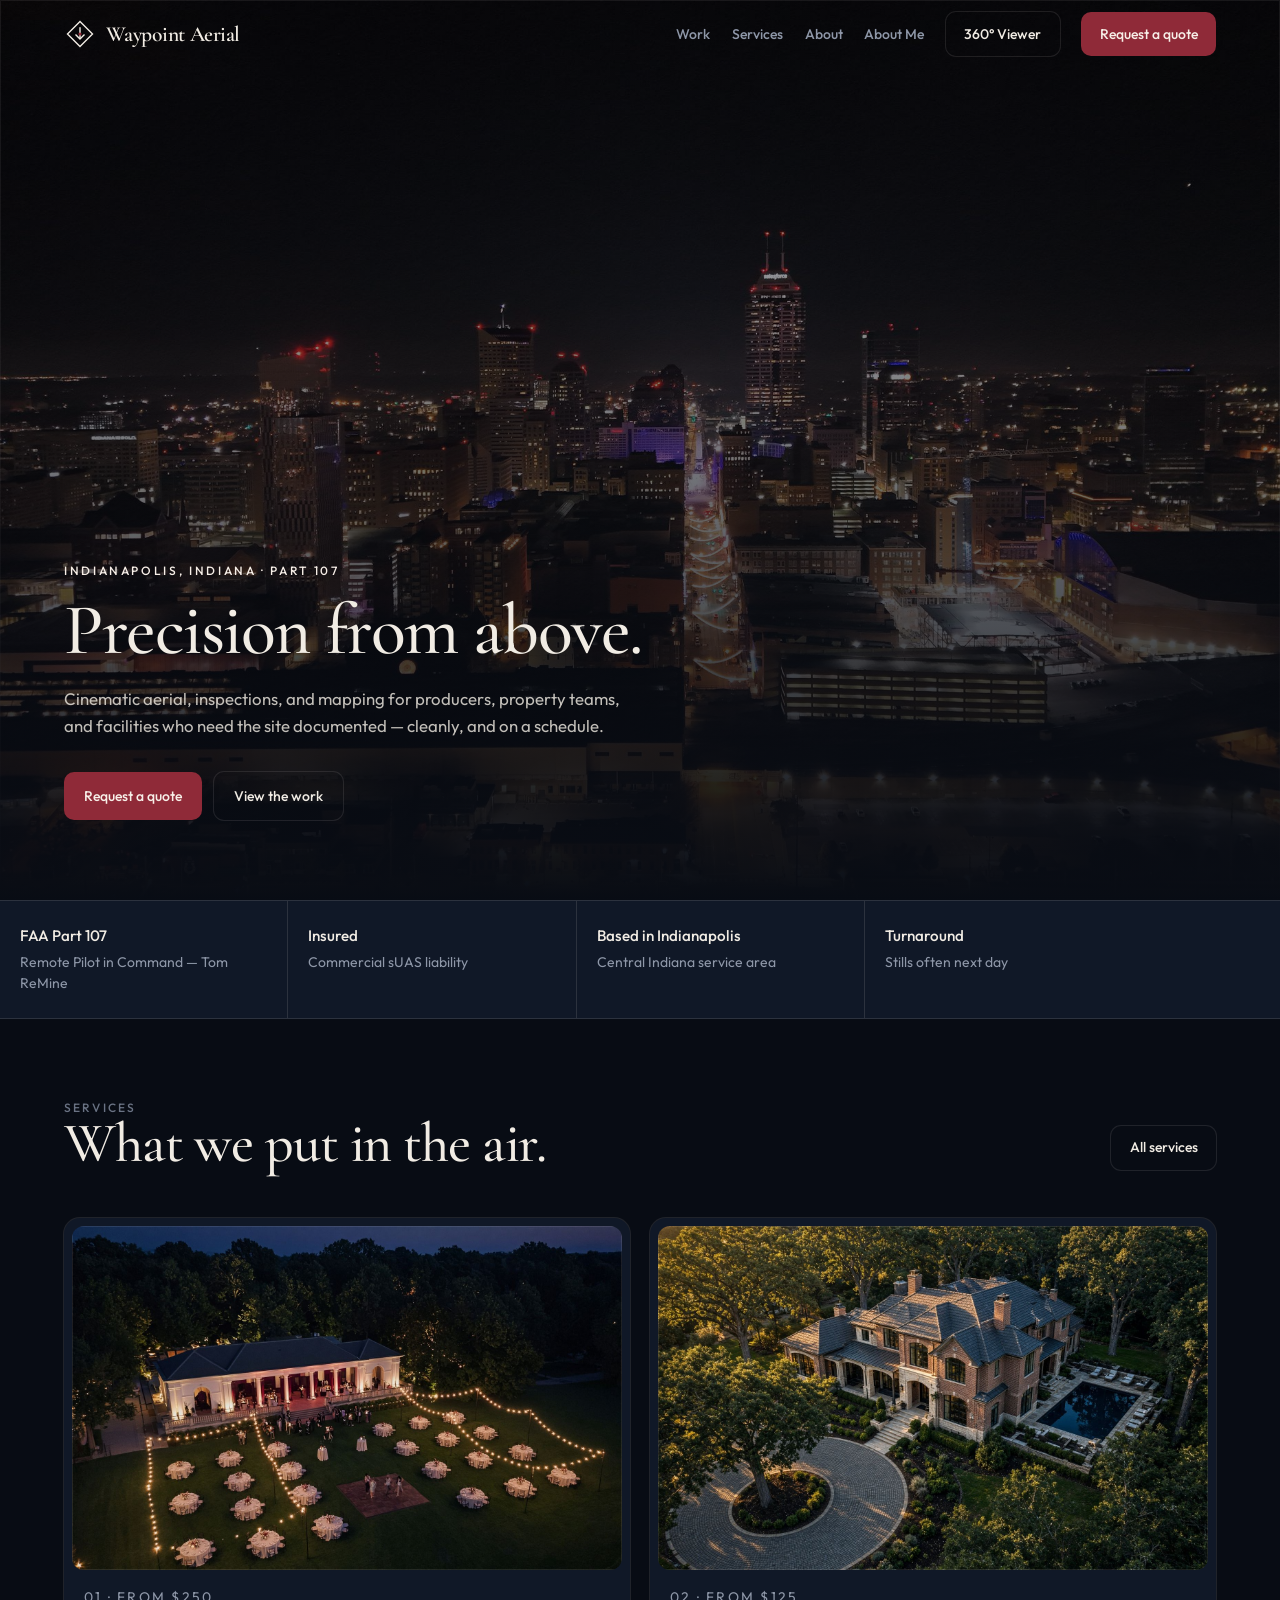
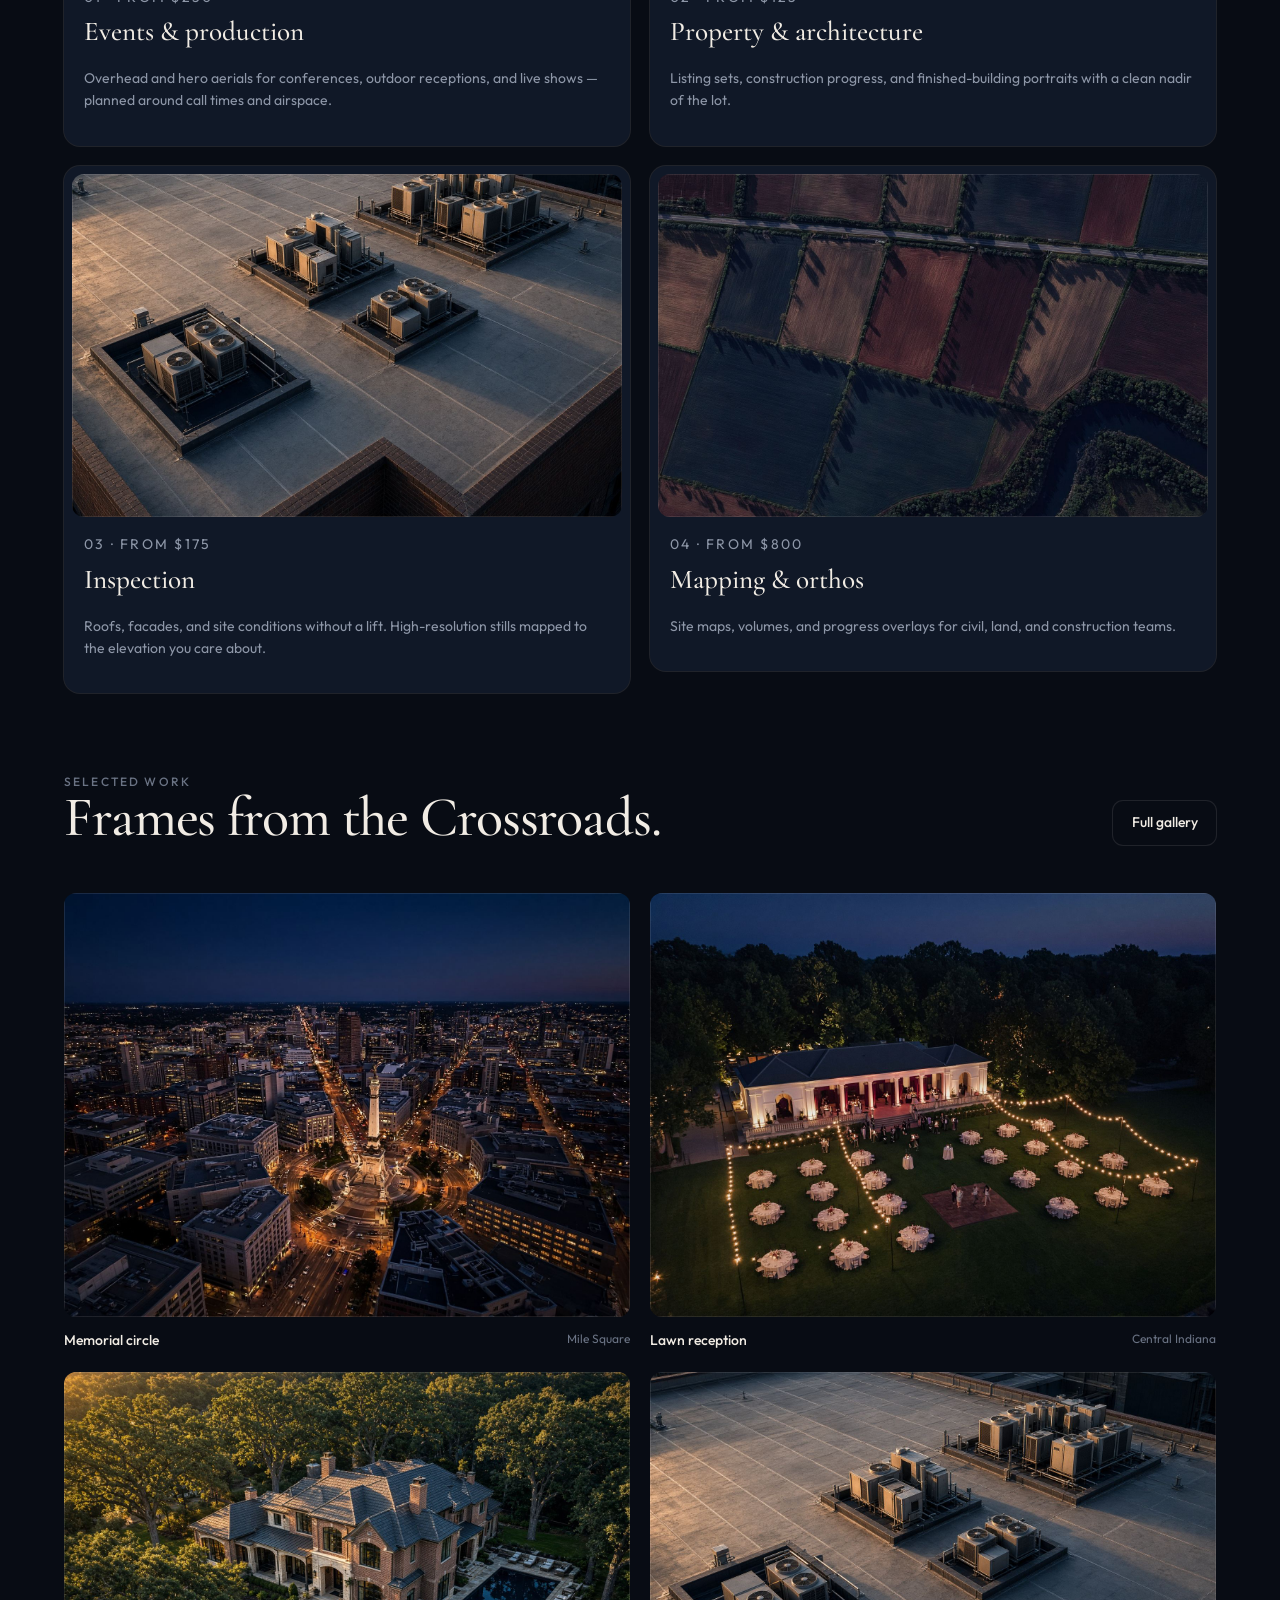
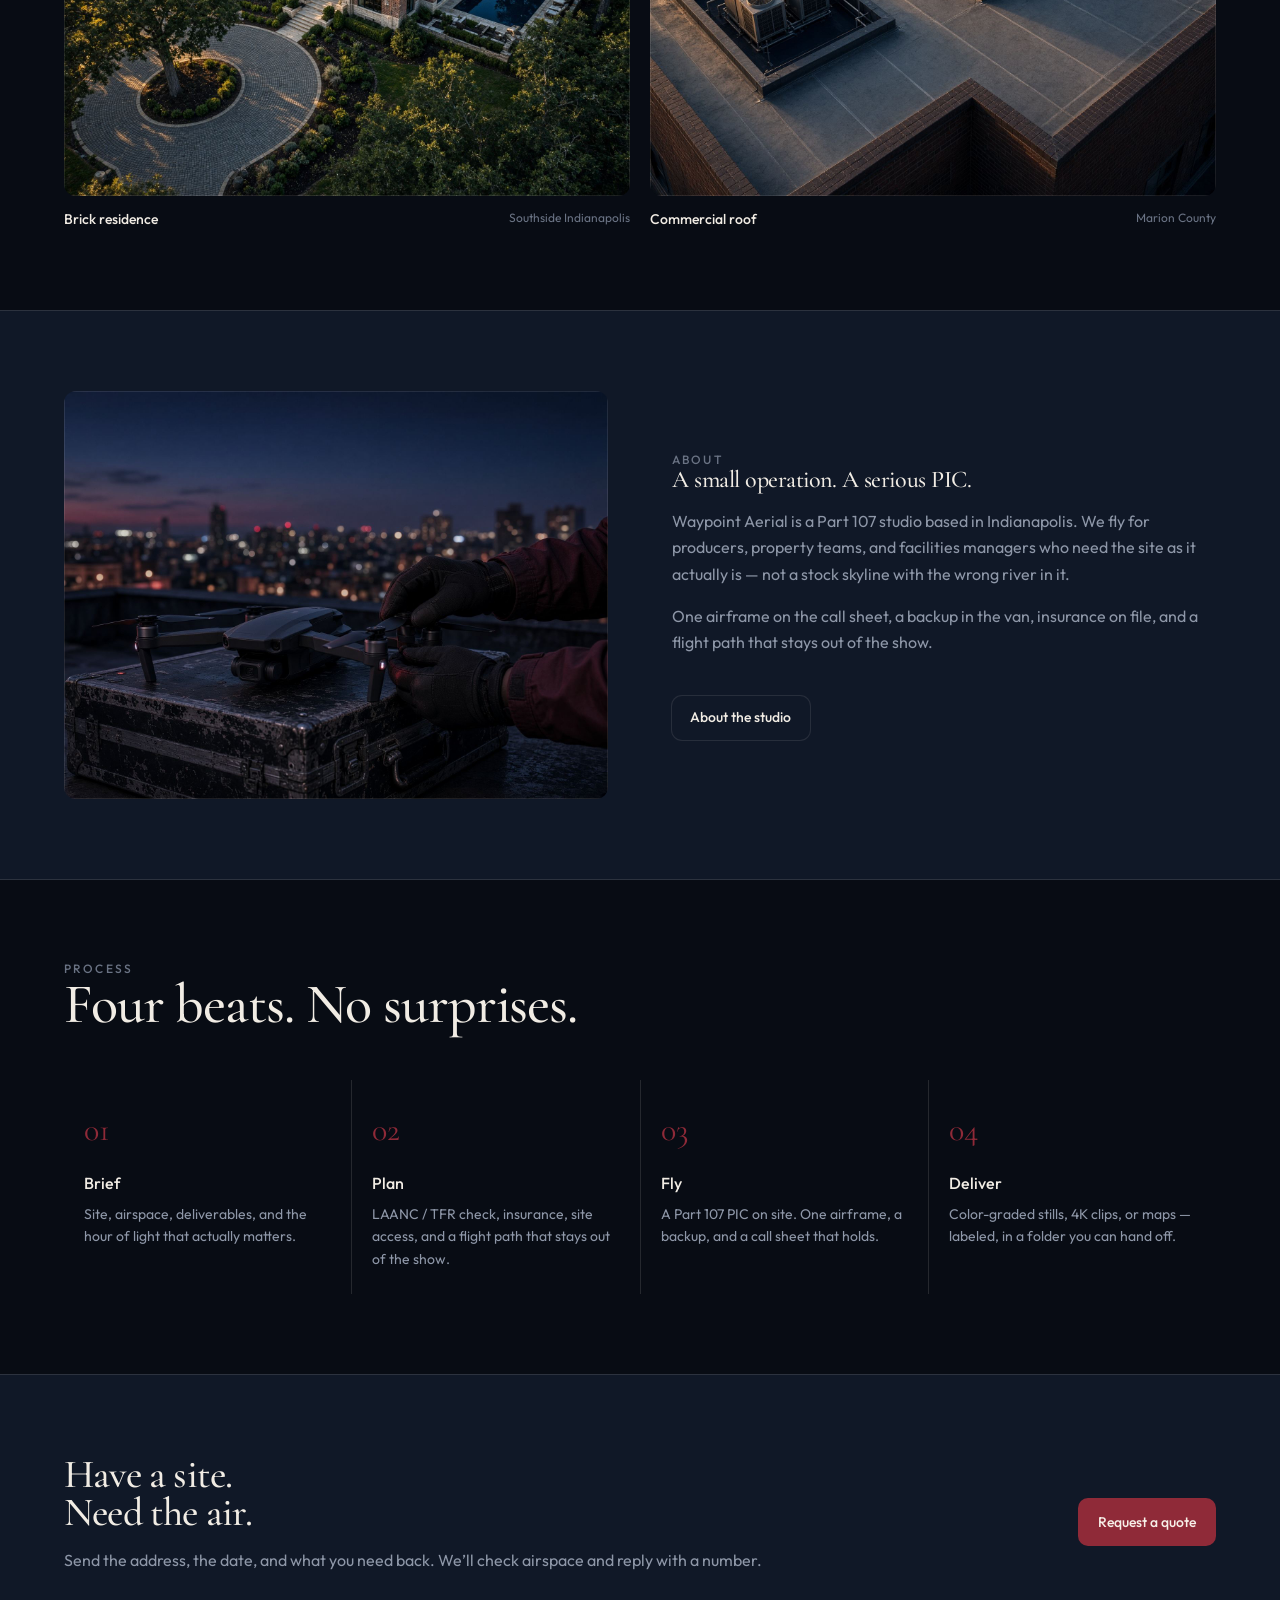
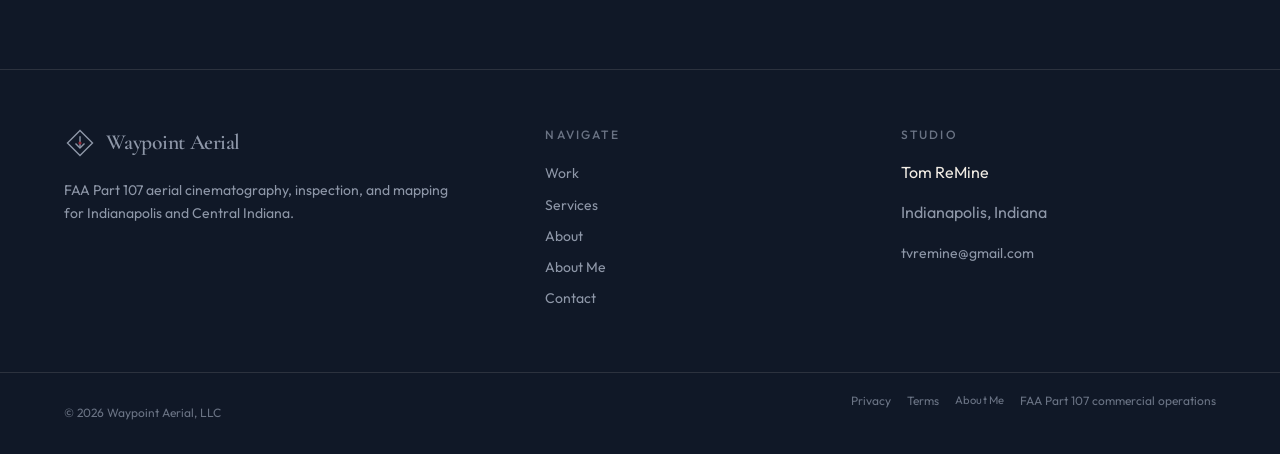
<file: index.html>
<!DOCTYPE html>
<html lang="en">
<head>
  <meta charset="utf-8">
  <meta name="viewport" content="width=device-width, initial-scale=1">
  <title>Waypoint Aerial — Precision from above.</title>
  <meta name="description" content="FAA Part 107 aerial cinematography, inspection, and mapping for Indianapolis and Central Indiana.">
  <meta name="theme-color" content="#080c14">
  <link rel="canonical" href="https://tvremine.github.io/">
  <meta property="og:title" content="Waypoint Aerial — Precision from above.">
  <meta property="og:description" content="FAA Part 107 aerial cinematography, inspection, and mapping for Indianapolis and Central Indiana.">
  <meta property="og:image" content="https://tvremine.github.io/og.jpg">
  <meta name="twitter:card" content="summary_large_image">
  <link rel="icon" href="/favicon.svg" type="image/svg+xml">
  <link rel="icon" href="/favicon.ico">
  <link rel="apple-touch-icon" href="/brand/apple-touch-icon.png">
  <link rel="manifest" href="/manifest.json">
  <link rel="preconnect" href="https://fonts.googleapis.com">
  <link rel="preconnect" href="https://fonts.gstatic.com" crossorigin>
  <link href="https://fonts.googleapis.com/css2?family=Cormorant+Garamond:ital,wght@0,500;0,600;1,500&family=Outfit:wght@300;400;500;600&display=swap" rel="stylesheet">
  <link rel="stylesheet" href="/css/site.css">
</head>
<body class="has-cta" data-page="home">
  <header class="site-header" data-header>
  <div class="header-bar">
    <a class="brand" href="/" aria-label="Waypoint Aerial home"><svg class="mark" viewBox="0 0 32 32" fill="none" aria-hidden="true"><path d="M16 3.5 28.5 16 16 28.5 3.5 16 16 3.5Z" stroke="currentColor" stroke-width="1.4"></path><path d="M16 10v9.5" stroke="currentColor" stroke-width="1.4" stroke-linecap="square"></path><path d="M11.5 16.5 16 21l4.5-4.5" stroke="currentColor" stroke-width="1.4" stroke-linejoin="miter"></path><circle cx="16" cy="16" r="1.6" fill="#8f2a38"></circle></svg><span class="brand-name">Waypoint Aerial</span></a>
    <nav class="nav-desktop" aria-label="Primary">
      <a class="nav-link" href="/work/">Work</a>
<a class="nav-link" href="/services/">Services</a>
<a class="nav-link" href="/about/">About</a>
<a class="nav-link" href="/about-me/">About Me</a>
<a class="btn btn-secondary" href="/360/">360° Viewer</a>
<a class="btn btn-primary" href="/contact/">Request a quote</a>
    </nav>
    <button class="menu-btn" type="button" data-menu-btn aria-expanded="false" aria-label="Open menu">
      <svg data-icon-open width="22" height="22" viewBox="0 0 24 24" fill="none" stroke="currentColor" stroke-width="2" aria-hidden="true"><path d="M4 7h16M4 12h16M4 17h16"></path></svg>
      <svg data-icon-close hidden width="22" height="22" viewBox="0 0 24 24" fill="none" stroke="currentColor" stroke-width="2" aria-hidden="true"><path d="M6 6l12 12M18 6 6 18"></path></svg>
    </button>
  </div>
  <nav class="nav-mobile" data-menu aria-label="Mobile">
    <a class="nav-link" href="/work/">Work</a>
<a class="nav-link" href="/services/">Services</a>
<a class="nav-link" href="/about/">About</a>
<a class="nav-link" href="/about-me/">About Me</a>
<a class="btn btn-secondary" href="/360/">360° Viewer</a>
<a class="btn btn-primary" href="/contact/">Request a quote</a>
  </nav>
</header>
  
<main>
  <section class="hero">
    <div class="hero-media">
      <img src="/media/hero.jpg" alt="Downtown Indianapolis skyline at night from the air">
      <div class="hero-shade"></div>
    </div>
    <div class="wrap hero-copy">
      <p class="kicker reveal">Indianapolis, Indiana · Part 107</p>
      <h1 class="display reveal d2">Precision from above.</h1>
      <p class="lede reveal d3">Cinematic aerial, inspections, and mapping for producers, property teams, and facilities who need the site documented — cleanly, and on a schedule.</p>
      <div class="hero-actions reveal d4">
        <a class="btn btn-primary btn-lg" href="/contact/">Request a quote</a>
        <a class="btn btn-secondary btn-lg" href="/work/">View the work</a>
      </div>
    </div>
  </section>
  <div class="creds">
    <ul class="wrap">
      <li><strong>FAA Part 107</strong><span>Remote Pilot in Command — Tom ReMine</span></li>
      <li><strong>Insured</strong><span>Commercial sUAS liability</span></li>
      <li><strong>Based in Indianapolis</strong><span>Central Indiana service area</span></li>
      <li><strong>Turnaround</strong><span>Stills often next day</span></li>
    </ul>
  </div>
  <section class="section">
    <div class="wrap">
      <div class="section-head">
        <div>
          <p class="kicker dim">Services</p>
          <h2 class="display">What we put in the air.</h2>
        </div>
        <a class="btn btn-secondary" href="/services/">All services</a>
      </div>
      <ul class="cards two">
        <li><a class="service-card" href="/services/#events"><div class="frame ratio-16-10"><img src="/media/events.jpg" alt="Aerial view of an evening outdoor reception with string lights"></div><div class="card-body"><p class="eyebrow">01 · from $250</p><h3>Events &amp; production</h3><p>Overhead and hero aerials for conferences, outdoor receptions, and live shows — planned around call times and airspace.</p></div></a></li>
        <li><a class="service-card" href="/services/#property"><div class="frame ratio-16-10"><img src="/media/property.jpg" alt="Golden-hour aerial of a brick suburban home with a pool"></div><div class="card-body"><p class="eyebrow">02 · from $125</p><h3>Property &amp; architecture</h3><p>Listing sets, construction progress, and finished-building portraits with a clean nadir of the lot.</p></div></a></li>
        <li><a class="service-card" href="/services/#inspection"><div class="frame ratio-16-10"><img src="/media/inspect.jpg" alt="Low-altitude aerial of a commercial rooftop and HVAC equipment"></div><div class="card-body"><p class="eyebrow">03 · from $175</p><h3>Inspection</h3><p>Roofs, facades, and site conditions without a lift. High-resolution stills mapped to the elevation you care about.</p></div></a></li>
        <li><a class="service-card" href="/services/#mapping"><div class="frame ratio-16-10"><img src="/media/mapping.jpg" alt="Straight-down aerial of Midwestern farmland and a river bend"></div><div class="card-body"><p class="eyebrow">04 · from $800</p><h3>Mapping &amp; orthos</h3><p>Site maps, volumes, and progress overlays for civil, land, and construction teams.</p></div></a></li>
      </ul>
    </div>
  </section>
  <section class="section" style="padding-top:0">
    <div class="wrap">
      <div class="section-head">
        <div>
          <p class="kicker dim">Selected work</p>
          <h2 class="display">Frames from the Crossroads.</h2>
        </div>
        <a class="btn btn-secondary" href="/work/">Full gallery</a>
      </div>
      <ul class="cards work-preview">
        <li><a class="work-card" href="/work/"><div class="frame ratio-4-3"><img src="/media/work-circle.jpg" alt="Twilight aerial looking toward a limestone monument circle"></div><div class="work-meta"><span>Memorial circle</span><span>Mile Square</span></div></a></li>
        <li><a class="work-card" href="/work/"><div class="frame ratio-4-3"><img src="/media/events.jpg" alt="Overhead of an evening outdoor reception"></div><div class="work-meta"><span>Lawn reception</span><span>Central Indiana</span></div></a></li>
        <li><a class="work-card" href="/work/"><div class="frame ratio-4-3"><img src="/media/property.jpg" alt="Aerial of a brick home with pool at golden hour"></div><div class="work-meta"><span>Brick residence</span><span>Southside Indianapolis</span></div></a></li>
        <li><a class="work-card" href="/work/"><div class="frame ratio-4-3"><img src="/media/inspect.jpg" alt="Close aerial of rooftop mechanicals"></div><div class="work-meta"><span>Commercial roof</span><span>Marion County</span></div></a></li>
      </ul>
    </div>
  </section>
  <section class="split">
    <div class="wrap split-grid">
      <div class="frame ratio-4-3"><img src="/media/ops.jpg" alt="Cinema drone on a rooftop flight case at blue hour"></div>
      <div>
        <p class="kicker dim">About</p>
        <h2 class="display">A small operation. A serious PIC.</h2>
        <p class="lede">Waypoint Aerial is a Part 107 studio based in Indianapolis. We fly for producers, property teams, and facilities managers who need the site as it actually is — not a stock skyline with the wrong river in it.</p>
        <p class="lede">One airframe on the call sheet, a backup in the van, insurance on file, and a flight path that stays out of the show.</p>
        <a class="btn btn-secondary" href="/about/" style="margin-top:1.5rem">About the studio</a>
      </div>
    </div>
  </section>
  <section class="section">
    <div class="wrap">
      <p class="kicker dim">Process</p>
      <h2 class="display">Four beats. No surprises.</h2>
      <ol class="steps">
        <li><p class="num">01</p><h3>Brief</h3><p>Site, airspace, deliverables, and the hour of light that actually matters.</p></li>
        <li><p class="num">02</p><h3>Plan</h3><p>LAANC / TFR check, insurance, site access, and a flight path that stays out of the show.</p></li>
        <li><p class="num">03</p><h3>Fly</h3><p>A Part 107 PIC on site. One airframe, a backup, and a call sheet that holds.</p></li>
        <li><p class="num">04</p><h3>Deliver</h3><p>Color-graded stills, 4K clips, or maps — labeled, in a folder you can hand off.</p></li>
      </ol>
    </div>
  </section>
  <section class="band">
    <div class="wrap band-inner">
      <div>
        <h2 class="display">Have a site. Need the air.</h2>
        <p class="lede">Send the address, the date, and what you need back. We’ll check airspace and reply with a number.</p>
      </div>
      <a class="btn btn-primary btn-lg" href="/contact/">Request a quote</a>
    </div>
  </section>
</main>

  <footer class="site-footer">
  <div class="wrap footer-grid">
    <div>
      <a class="brand" href="/"><svg class="mark" viewBox="0 0 32 32" fill="none" aria-hidden="true"><path d="M16 3.5 28.5 16 16 28.5 3.5 16 16 3.5Z" stroke="currentColor" stroke-width="1.4"></path><path d="M16 10v9.5" stroke="currentColor" stroke-width="1.4" stroke-linecap="square"></path><path d="M11.5 16.5 16 21l4.5-4.5" stroke="currentColor" stroke-width="1.4" stroke-linejoin="miter"></path><circle cx="16" cy="16" r="1.6" fill="#8f2a38"></circle></svg><span class="brand-name">Waypoint Aerial</span></a>
      <p class="footer-blurb">FAA Part 107 aerial cinematography, inspection, and mapping for Indianapolis and Central Indiana.</p>
    </div>
    <div>
      <h2>Navigate</h2>
      <ul>
        <li><a href="/work/">Work</a></li>
<li><a href="/services/">Services</a></li>
<li><a href="/about/">About</a></li>
<li><a href="/about-me/">About Me</a></li>
        <li><a href="/contact/">Contact</a></li>
      </ul>
    </div>
    <div>
      <h2>Studio</h2>
      <p>Tom ReMine</p>
      <p class="muted">Indianapolis, Indiana</p>
      <p><a href="mailto:tvremine@gmail.com">tvremine@gmail.com</a></p>
    </div>
  </div>
  <div class="legal">
    <div class="wrap legal-inner">
      <p>© <span data-year>2026</span> Waypoint Aerial, LLC</p>
      <p class="legal-links">
        <a href="/privacy/">Privacy</a>
        <a href="/terms/">Terms</a>
        <a class="about-me-link" href="/about-me/">About Me</a>
        <span>FAA Part 107 commercial operations</span>
      </p>
    </div>
  </div>
</footer>
  <div class="mobile-cta"><a class="btn btn-primary btn-lg" href="/contact/">Request a quote</a></div>
  <script src="/js/site.js"></script>
</body>
</html>
</file>
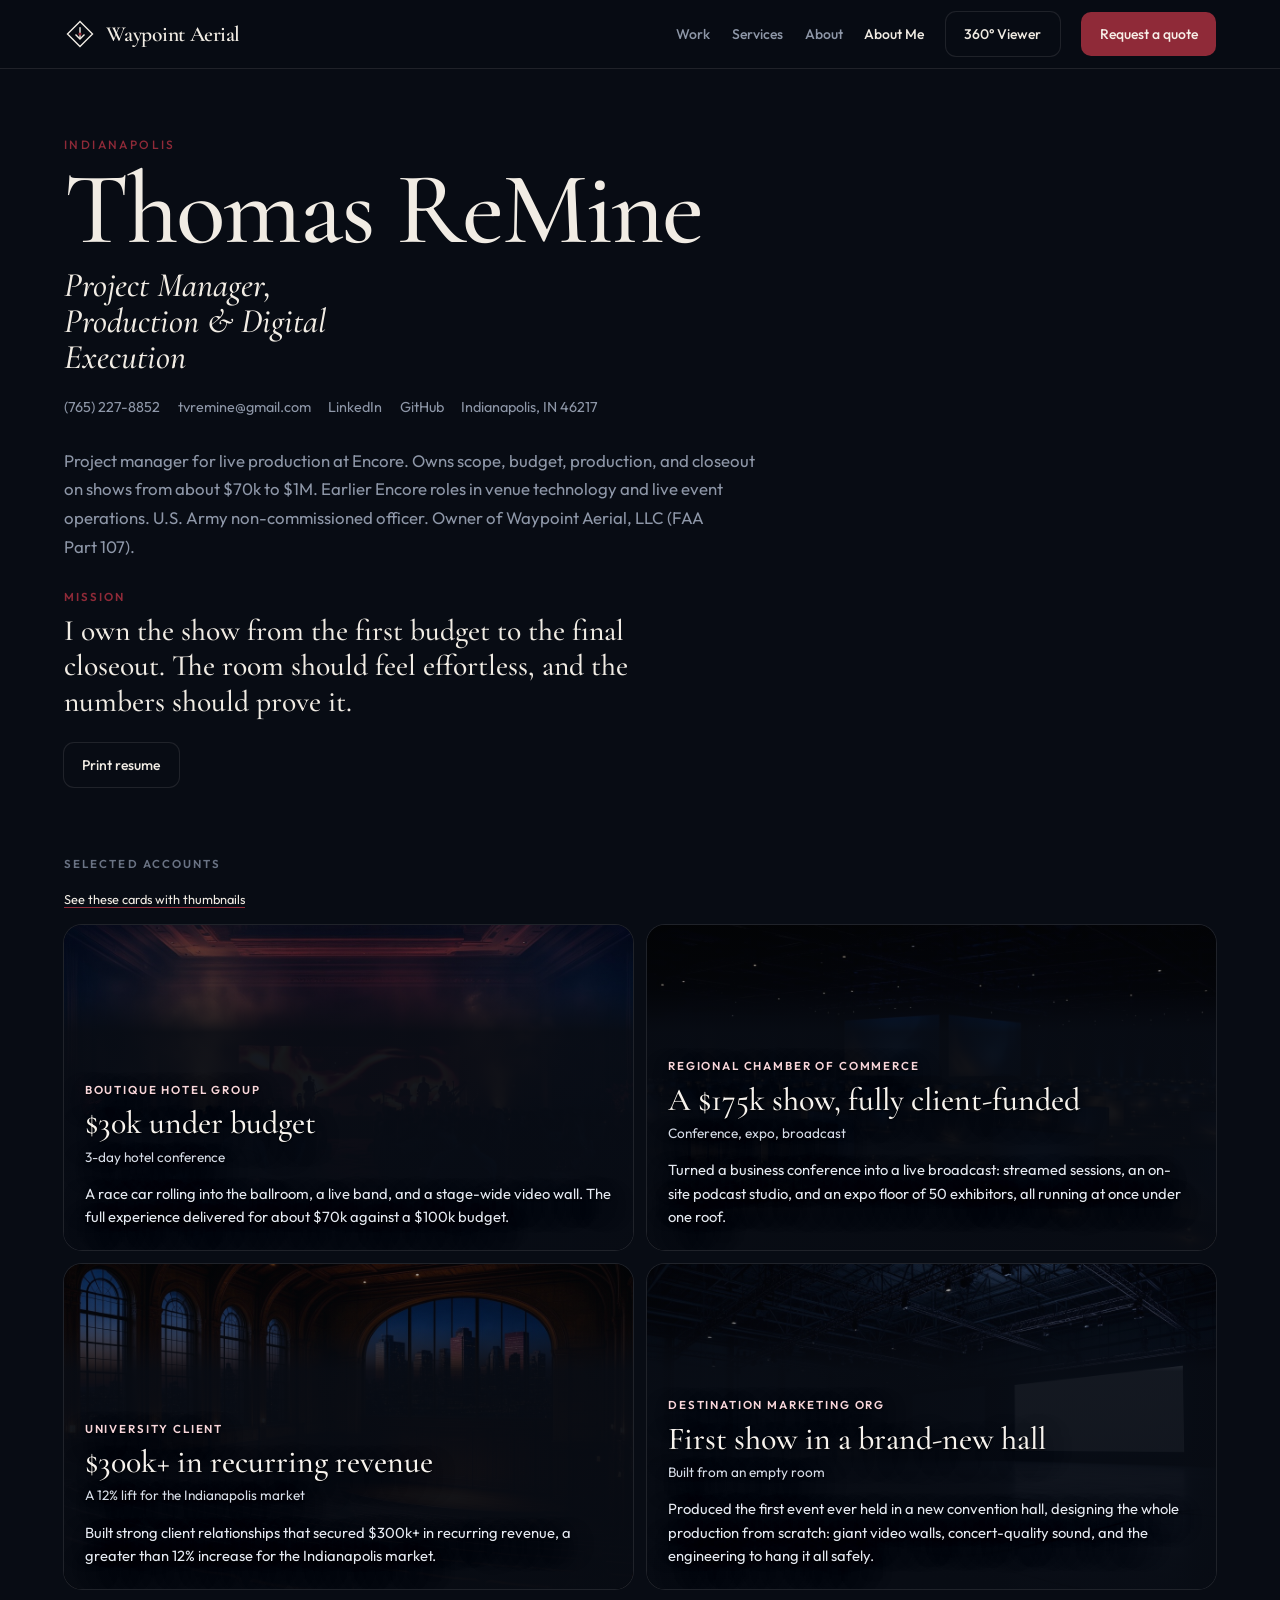
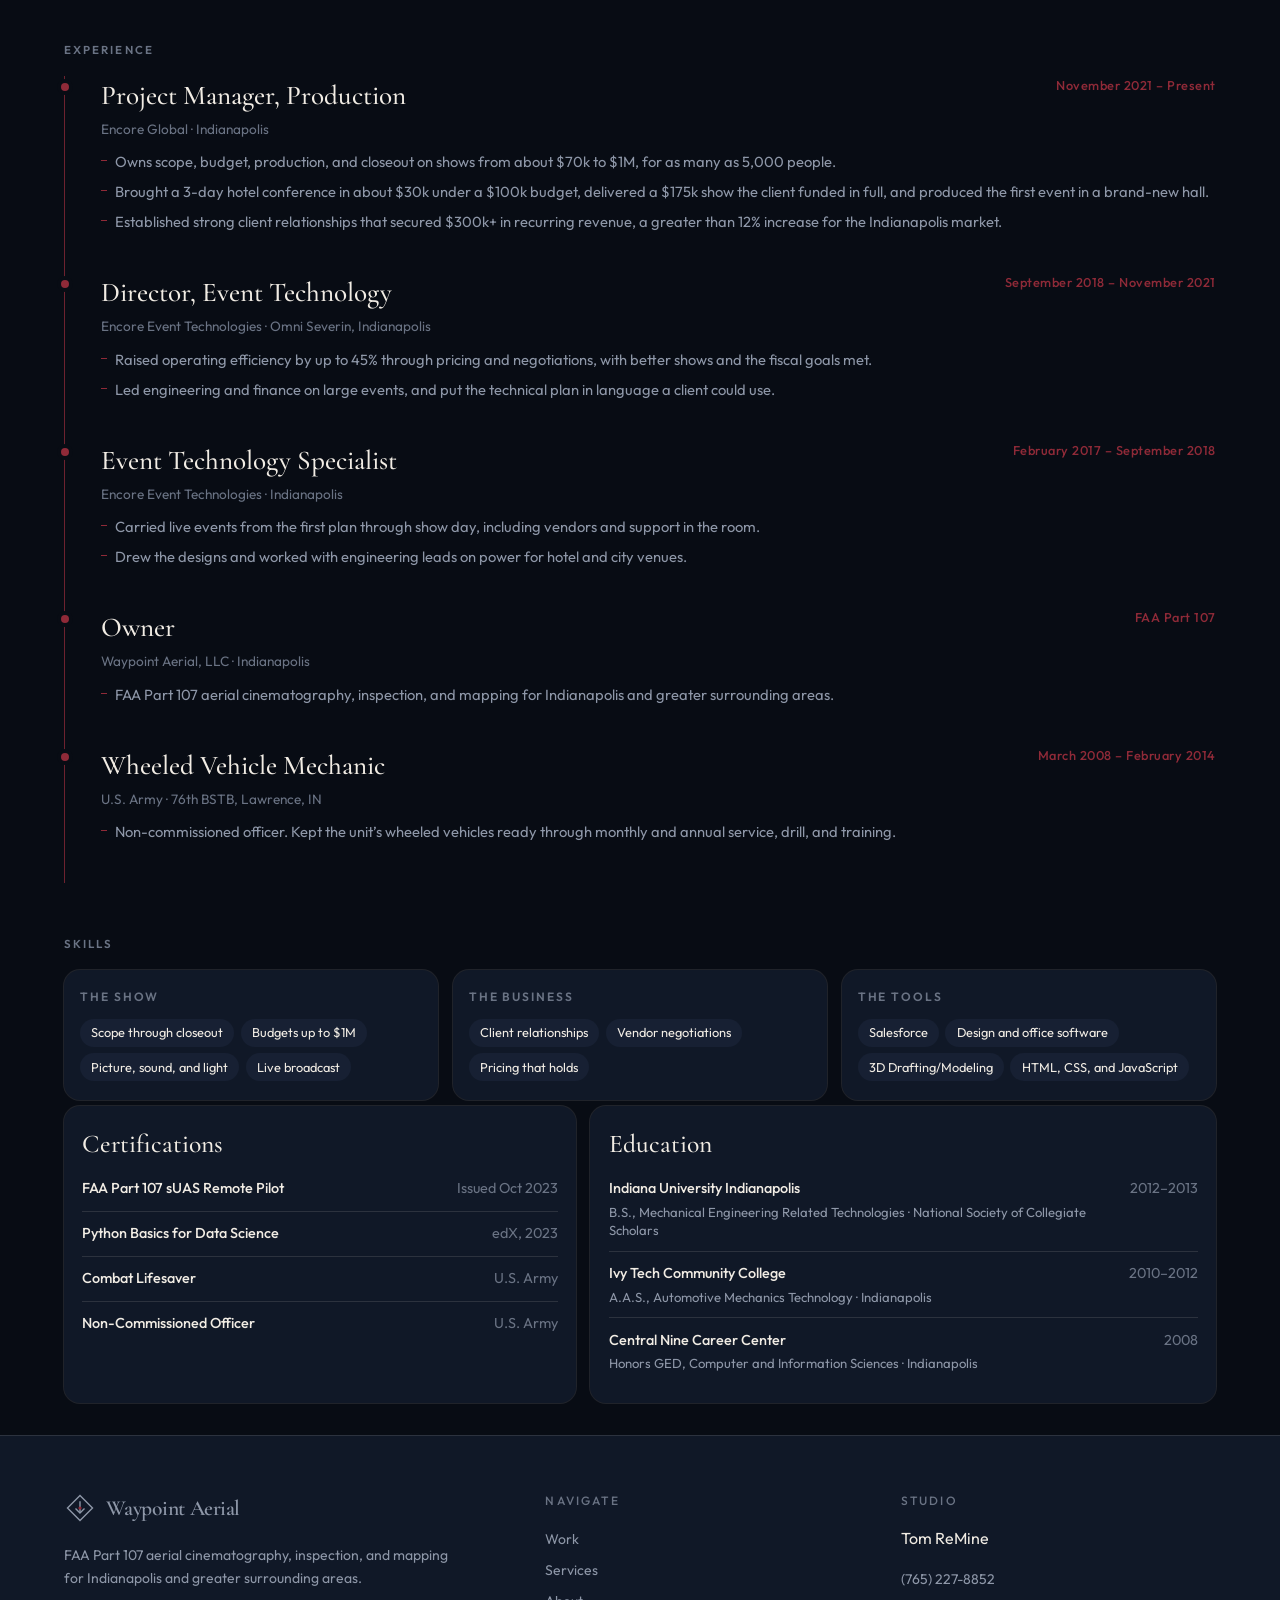
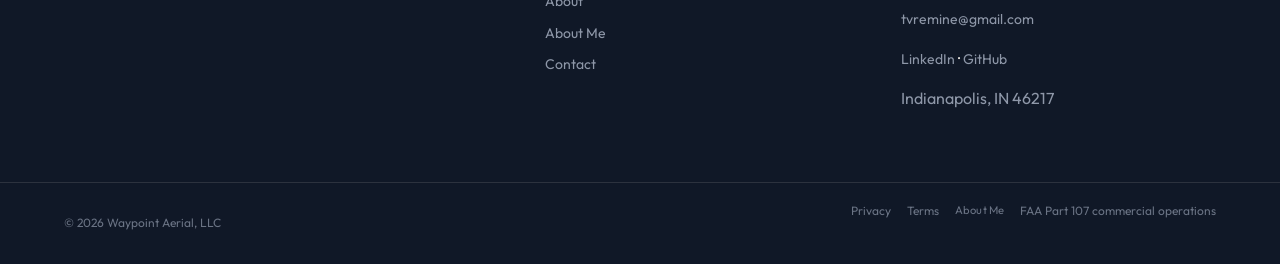
<file: about-me/index.html>
<!DOCTYPE html>
<html lang="en">
<head>
  <meta charset="utf-8">
  <meta name="viewport" content="width=device-width, initial-scale=1">
  <title>About Me — Waypoint Aerial</title>
  <meta name="description" content="Thomas ReMine, project manager for production and digital execution at Encore Global, and owner of Waypoint Aerial, LLC in Indianapolis.">
  <meta name="theme-color" content="#080c14">
  <link rel="canonical" href="https://tvremine.github.io/about-me/">
  <meta property="og:title" content="About Me — Waypoint Aerial">
  <meta property="og:description" content="Thomas ReMine, project manager for production and digital execution at Encore Global, and owner of Waypoint Aerial, LLC in Indianapolis.">
  <meta property="og:image" content="https://tvremine.github.io/og.jpg">
  <meta name="twitter:card" content="summary_large_image">
  <link rel="icon" href="/favicon.svg" type="image/svg+xml">
  <link rel="icon" href="/favicon.ico">
  <link rel="apple-touch-icon" href="/brand/apple-touch-icon.png">
  <link rel="manifest" href="/manifest.json">
  <link rel="preconnect" href="https://fonts.googleapis.com">
  <link rel="preconnect" href="https://fonts.gstatic.com" crossorigin>
  <link href="https://fonts.googleapis.com/css2?family=Cormorant+Garamond:ital,wght@0,500;0,600;1,500&family=Outfit:wght@300;400;500;600&display=swap" rel="stylesheet">
  <link rel="stylesheet" href="/css/site.css">
</head>
<body class="" data-page="about-me">
  <header class="site-header is-solid" data-header>
  <div class="header-bar">
    <a class="brand" href="/" aria-label="Waypoint Aerial home"><svg class="mark" viewBox="0 0 32 32" fill="none" aria-hidden="true"><path d="M16 3.5 28.5 16 16 28.5 3.5 16 16 3.5Z" stroke="currentColor" stroke-width="1.4"></path><path d="M16 10v9.5" stroke="currentColor" stroke-width="1.4" stroke-linecap="square"></path><path d="M11.5 16.5 16 21l4.5-4.5" stroke="currentColor" stroke-width="1.4" stroke-linejoin="miter"></path><circle cx="16" cy="16" r="1.6" fill="#8f2a38"></circle></svg><span class="brand-name">Waypoint Aerial</span></a>
    <nav class="nav-desktop" aria-label="Primary">
      <a class="nav-link" href="/work/">Work</a>
<a class="nav-link" href="/services/">Services</a>
<a class="nav-link" href="/about/">About</a>
<a class="nav-link" href="/about-me/" aria-current="page">About Me</a>
<a class="btn btn-secondary" href="/360/">360° Viewer</a>
<a class="btn btn-primary" href="/contact/">Request a quote</a>
    </nav>
    <button class="menu-btn" type="button" data-menu-btn aria-expanded="false" aria-label="Open menu">
      <svg data-icon-open width="22" height="22" viewBox="0 0 24 24" fill="none" stroke="currentColor" stroke-width="2" aria-hidden="true"><path d="M4 7h16M4 12h16M4 17h16"></path></svg>
      <svg data-icon-close hidden width="22" height="22" viewBox="0 0 24 24" fill="none" stroke="currentColor" stroke-width="2" aria-hidden="true"><path d="M6 6l12 12M18 6 6 18"></path></svg>
    </button>
  </div>
  <nav class="nav-mobile" data-menu aria-label="Mobile">
    <a class="nav-link" href="/work/">Work</a>
<a class="nav-link" href="/services/">Services</a>
<a class="nav-link" href="/about/">About</a>
<a class="nav-link" href="/about-me/" aria-current="page">About Me</a>
<a class="btn btn-secondary" href="/360/">360° Viewer</a>
<a class="btn btn-primary" href="/contact/">Request a quote</a>
  </nav>
</header>
  
<main class="resume">
  <header class="wrap resume-intro">
    <p class="kicker resume-kicker">Indianapolis</p>
    <h1 class="display">Thomas ReMine</h1>
    <p class="resume-role">Project Manager, Production &amp; Digital Execution</p>
    <ul class="contact-row">
      <li><a href="tel:+17652278852">(765) 227-8852</a></li>
      <li><a href="mailto:tvremine@gmail.com">tvremine@gmail.com</a></li>
      <li><a href="https://www.linkedin.com/in/thomasremine">LinkedIn</a></li>
      <li><a href="https://github.com/tvremine">GitHub</a></li>
      <li>Indianapolis, IN 46217</li>
    </ul>
    <p class="resume-summary">Project manager for live production at Encore. Owns scope, budget, production, and closeout on shows from about $70k to $1M. Earlier Encore roles in venue technology and live event operations. U.S. Army non-commissioned officer. Owner of Waypoint Aerial, LLC (FAA Part 107).</p>
    <p class="mission-label">Mission</p>
    <p class="resume-mission">I own the show from the first budget to the final closeout. The room should feel effortless, and the numbers should prove it.</p>
    <div class="resume-tools print-hide">
      <button class="btn btn-secondary" type="button" data-print>Print resume</button>
    </div>
  </header>

  <section class="wrap">
    <h2 class="section-label">Selected accounts</h2>
    <p class="proof-switch print-hide"><a href="/about-me/option-b.html">See these cards with thumbnails</a></p>
    <!--
      Account-card photos are placeholders. Replace the files in media/placeholders/
      and keep the filenames, or update the src on each card:
      davidson-show.jpg — Davidson show
      drcc.jpg — DRCC
      duke.jpg — Duke, secured recurring revenue
      explore-st-louis.jpg — Explore St. Louis
    -->
    <div class="proof proof-photos">
      <article class="proof-card">
        <!-- Swap photo: media/placeholders/davidson-show.jpg (Davidson show) -->
        <img class="proof-photo" src="/media/placeholders/davidson-show.jpg" alt="A race car in a hotel ballroom, with a live band and a stage-wide video wall">
        <div class="proof-scrim" aria-hidden="true"></div>
        <div class="proof-copy">
          <p class="who">Boutique hotel group</p>
          <h2>$30k under budget</h2>
          <p class="where">3-day hotel conference</p>
          <p>A race car rolling into the ballroom, a live band, and a stage-wide video wall. The full experience delivered for about $70k against a $100k budget.</p>
        </div>
        <button class="proof-toggle" type="button" aria-pressed="false">
          <span class="when-off">Show photo</span>
          <span class="when-on">Show text</span>
        </button>
      </article>
      <article class="proof-card">
        <!-- Swap photo: media/placeholders/drcc.jpg (DRCC) -->
        <img class="proof-photo" src="/media/placeholders/drcc.jpg" alt="A conference running as a live broadcast, with streamed sessions, a podcast studio, and an expo floor">
        <div class="proof-scrim" aria-hidden="true"></div>
        <div class="proof-copy">
          <p class="who">Regional chamber of commerce</p>
          <h2>A $175k show, fully client-funded</h2>
          <p class="where">Conference, expo, broadcast</p>
          <p>Turned a business conference into a live broadcast: streamed sessions, an on-site podcast studio, and an expo floor of 50 exhibitors, all running at once under one roof.</p>
        </div>
        <button class="proof-toggle" type="button" aria-pressed="false">
          <span class="when-off">Show photo</span>
          <span class="when-on">Show text</span>
        </button>
      </article>
      <article class="proof-card">
        <!-- Swap photo: media/placeholders/duke.jpg (Duke, secured recurring revenue) -->
        <img class="proof-photo" src="/media/placeholders/duke.jpg" alt="A university relationship worth $300k+ a year to the Indianapolis market">
        <div class="proof-scrim" aria-hidden="true"></div>
        <div class="proof-copy">
          <p class="who">University client</p>
          <h2>$300k+ in recurring revenue</h2>
          <p class="where">A 12% lift for the Indianapolis market</p>
          <p>Built strong client relationships that secured $300k+ in recurring revenue, a greater than 12% increase for the Indianapolis market.</p>
        </div>
        <button class="proof-toggle" type="button" aria-pressed="false">
          <span class="when-off">Show photo</span>
          <span class="when-on">Show text</span>
        </button>
      </article>
      <article class="proof-card">
        <!-- Swap photo: media/placeholders/explore-st-louis.jpg (Explore St. Louis) -->
        <img class="proof-photo" src="/media/placeholders/explore-st-louis.jpg" alt="A brand-new convention hall prepared for its first show, with giant video walls and concert-quality sound">
        <div class="proof-scrim" aria-hidden="true"></div>
        <div class="proof-copy">
          <p class="who">Destination marketing org</p>
          <h2>First show in a brand-new hall</h2>
          <p class="where">Built from an empty room</p>
          <p>Produced the first event ever held in a new convention hall, designing the whole production from scratch: giant video walls, concert-quality sound, and the engineering to hang it all safely.</p>
        </div>
        <button class="proof-toggle" type="button" aria-pressed="false">
          <span class="when-off">Show photo</span>
          <span class="when-on">Show text</span>
        </button>
      </article>
    </div>

    <h2 class="section-label">Experience</h2>
    <ol class="timeline">
      <li class="role">
        <div class="role-top">
          <h3>Project Manager, Production</h3>
          <span class="when">November 2021 – Present</span>
        </div>
        <p class="org">Encore Global · Indianapolis</p>
        <ul>
          <li>Owns scope, budget, production, and closeout on shows from about $70k to $1M, for as many as 5,000 people.</li>
          <li>Brought a 3-day hotel conference in about $30k under a $100k budget, delivered a $175k show the client funded in full, and produced the first event in a brand-new hall.</li>
          <li>Established strong client relationships that secured $300k+ in recurring revenue, a greater than 12% increase for the Indianapolis market.</li>
        </ul>
      </li>
      <li class="role">
        <div class="role-top">
          <h3>Director, Event Technology</h3>
          <span class="when">September 2018 – November 2021</span>
        </div>
        <p class="org">Encore Event Technologies · Omni Severin, Indianapolis</p>
        <ul>
          <li>Raised operating efficiency by up to 45% through pricing and negotiations, with better shows and the fiscal goals met.</li>
          <li>Led engineering and finance on large events, and put the technical plan in language a client could use.</li>
        </ul>
      </li>
      <li class="role">
        <div class="role-top">
          <h3>Event Technology Specialist</h3>
          <span class="when">February 2017 – September 2018</span>
        </div>
        <p class="org">Encore Event Technologies · Indianapolis</p>
        <ul>
          <li>Carried live events from the first plan through show day, including vendors and support in the room.</li>
          <li>Drew the designs and worked with engineering leads on power for hotel and city venues.</li>
        </ul>
      </li>
      <li class="role">
        <div class="role-top">
          <h3>Owner</h3>
          <span class="when">FAA Part 107</span>
        </div>
        <p class="org">Waypoint Aerial, LLC · Indianapolis</p>
        <ul>
          <li>FAA Part 107 aerial cinematography, inspection, and mapping for Indianapolis and greater surrounding areas.</li>
        </ul>
      </li>
      <li class="role">
        <div class="role-top">
          <h3>Wheeled Vehicle Mechanic</h3>
          <span class="when">March 2008 – February 2014</span>
        </div>
        <p class="org">U.S. Army · 76th BSTB, Lawrence, IN</p>
        <ul>
          <li>Non-commissioned officer. Kept the unit’s wheeled vehicles ready through monthly and annual service, drill, and training.</li>
        </ul>
      </li>
    </ol>

    <h2 class="section-label">Skills</h2>
    <div class="skill-grid">
      <article class="skill-group">
        <h3>The show</h3>
        <div class="chips">
          <span class="chip">Scope through closeout</span><span class="chip">Budgets up to $1M</span><span class="chip">Picture, sound, and light</span><span class="chip">Live broadcast</span>
        </div>
      </article>
      <article class="skill-group">
        <h3>The business</h3>
        <div class="chips">
          <span class="chip">Client relationships</span><span class="chip">Vendor negotiations</span><span class="chip">Pricing that holds</span>
        </div>
      </article>
      <article class="skill-group">
        <h3>The tools</h3>
        <div class="chips">
          <span class="chip">Salesforce</span><span class="chip">Design and office software</span><span class="chip">3D Drafting/Modeling</span><span class="chip">HTML, CSS, and JavaScript</span>
        </div>
      </article>
    </div>

    <div class="lower">
      <article>
        <h3>Certifications</h3>
        <ul>
          <li><strong>FAA Part 107 sUAS Remote Pilot</strong><span class="meta">Issued Oct 2023</span></li>
          <li><strong>Python Basics for Data Science</strong><span class="meta">edX, 2023</span></li>
          <li><strong>Combat Lifesaver</strong><span class="meta">U.S. Army</span></li>
          <li><strong>Non-Commissioned Officer</strong><span class="meta">U.S. Army</span></li>
        </ul>
      </article>
      <article>
        <h3>Education</h3>
        <ul>
          <li>
            <div>
              <strong>Indiana University Indianapolis</strong>
              <span class="degree">B.S., Mechanical Engineering Related Technologies · National Society of Collegiate Scholars</span>
            </div>
            <span class="meta">2012–2013</span>
          </li>
          <li>
            <div>
              <strong>Ivy Tech Community College</strong>
              <span class="degree">A.A.S., Automotive Mechanics Technology · Indianapolis</span>
            </div>
            <span class="meta">2010–2012</span>
          </li>
          <li>
            <div>
              <strong>Central Nine Career Center</strong>
              <span class="degree">Honors GED, Computer and Information Sciences · Indianapolis</span>
            </div>
            <span class="meta">2008</span>
          </li>
        </ul>
      </article>
    </div>
  </section>
</main>

  <footer class="site-footer">
  <div class="wrap footer-grid">
    <div>
      <a class="brand" href="/"><svg class="mark" viewBox="0 0 32 32" fill="none" aria-hidden="true"><path d="M16 3.5 28.5 16 16 28.5 3.5 16 16 3.5Z" stroke="currentColor" stroke-width="1.4"></path><path d="M16 10v9.5" stroke="currentColor" stroke-width="1.4" stroke-linecap="square"></path><path d="M11.5 16.5 16 21l4.5-4.5" stroke="currentColor" stroke-width="1.4" stroke-linejoin="miter"></path><circle cx="16" cy="16" r="1.6" fill="#8f2a38"></circle></svg><span class="brand-name">Waypoint Aerial</span></a>
      <p class="footer-blurb">FAA Part 107 aerial cinematography, inspection, and mapping for Indianapolis and greater surrounding areas.</p>
    </div>
    <div>
      <h2>Navigate</h2>
      <ul>
        <li><a href="/work/">Work</a></li>
<li><a href="/services/">Services</a></li>
<li><a href="/about/">About</a></li>
<li><a href="/about-me/">About Me</a></li>
        <li><a href="/contact/">Contact</a></li>
      </ul>
    </div>
    <div>
      <h2>Studio</h2>
      <p>Tom ReMine</p>
      <p><a href="tel:+17652278852">(765) 227-8852</a></p>
      <p><a href="mailto:tvremine@gmail.com">tvremine@gmail.com</a></p>
      <p><a href="https://www.linkedin.com/in/thomasremine">LinkedIn</a> · <a href="https://github.com/tvremine">GitHub</a></p>
      <p class="muted">Indianapolis, IN 46217</p>
    </div>
  </div>
  <div class="legal">
    <div class="wrap legal-inner">
      <p>© <span data-year>2026</span> Waypoint Aerial, LLC</p>
      <p class="legal-links">
        <a href="/privacy/">Privacy</a>
        <a href="/terms/">Terms</a>
        <a class="about-me-link" href="/about-me/">About Me</a>
        <span>FAA Part 107 commercial operations</span>
      </p>
    </div>
  </div>
</footer>
  
  <script src="/js/site.js"></script>
</body>
</html>
</file>
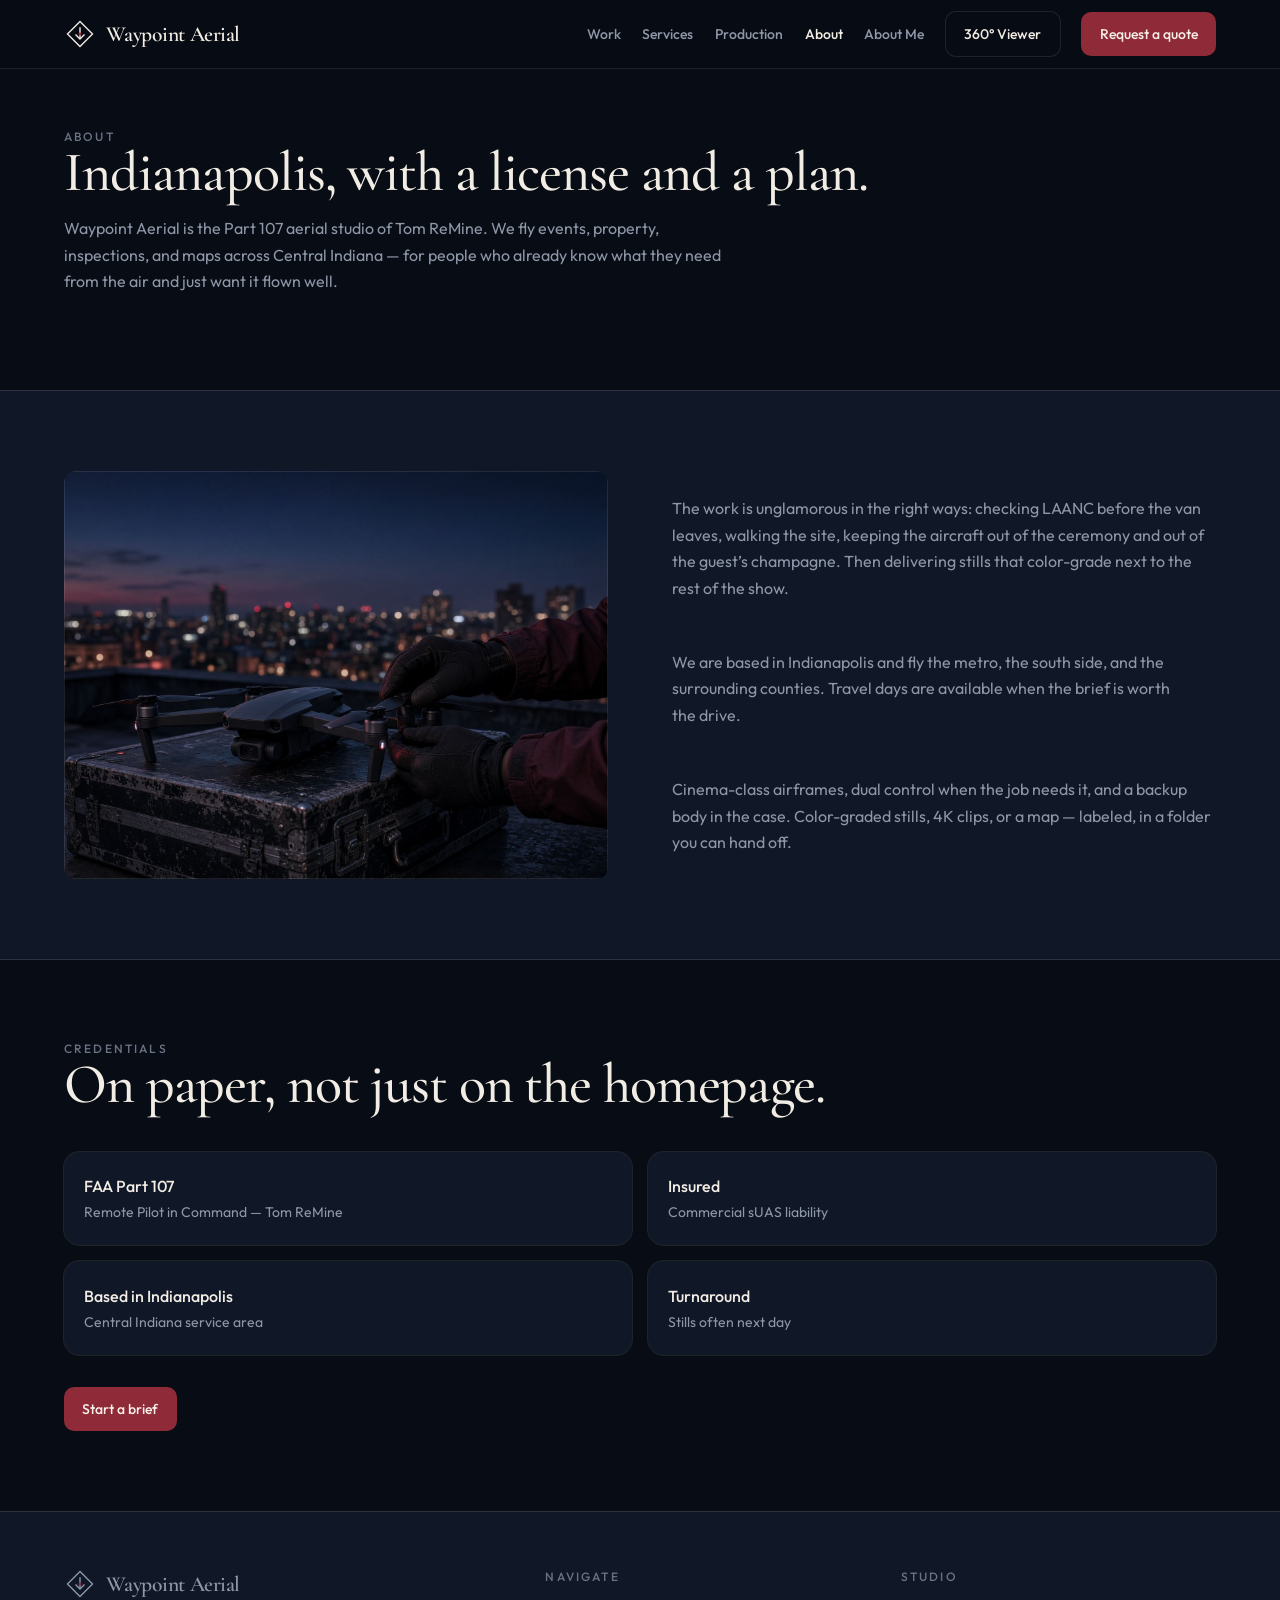
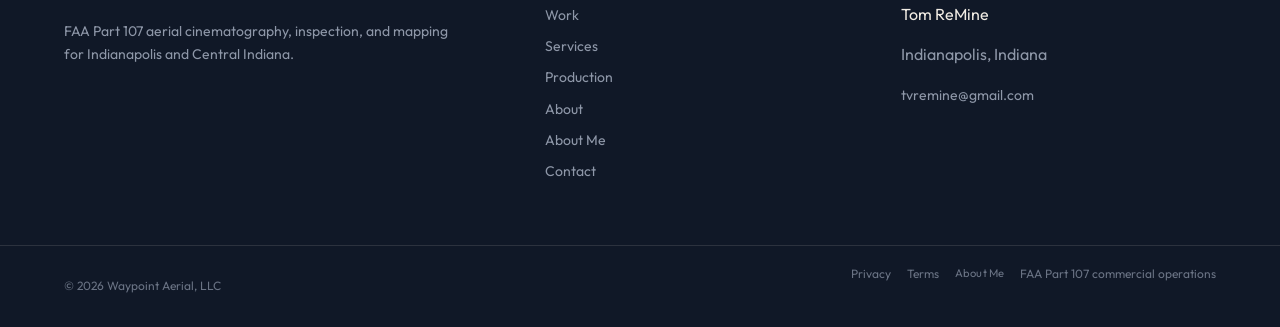
<file: about/index.html>
<!DOCTYPE html>
<html lang="en">
<head>
  <meta charset="utf-8">
  <meta name="viewport" content="width=device-width, initial-scale=1">
  <title>About — Waypoint Aerial</title>
  <meta name="description" content="Waypoint Aerial is the Part 107 aerial studio of Tom ReMine, flying events, property, inspections, and maps across Central Indiana.">
  <meta name="theme-color" content="#080c14">
  <link rel="canonical" href="https://tvremine.github.io/about/">
  <meta property="og:title" content="About — Waypoint Aerial">
  <meta property="og:description" content="Waypoint Aerial is the Part 107 aerial studio of Tom ReMine, flying events, property, inspections, and maps across Central Indiana.">
  <meta property="og:image" content="https://tvremine.github.io/og.jpg">
  <meta name="twitter:card" content="summary_large_image">
  <link rel="icon" href="/favicon.svg" type="image/svg+xml">
  <link rel="icon" href="/favicon.ico">
  <link rel="apple-touch-icon" href="/brand/apple-touch-icon.png">
  <link rel="manifest" href="/manifest.json">
  <link rel="preconnect" href="https://fonts.googleapis.com">
  <link rel="preconnect" href="https://fonts.gstatic.com" crossorigin>
  <link href="https://fonts.googleapis.com/css2?family=Cormorant+Garamond:ital,wght@0,500;0,600;1,500&family=Outfit:wght@300;400;500;600&display=swap" rel="stylesheet">
  <link rel="stylesheet" href="/css/site.css">
</head>
<body class="has-cta" data-page="about">
  <header class="site-header is-solid" data-header>
  <div class="header-bar">
    <a class="brand" href="/" aria-label="Waypoint Aerial home"><svg class="mark" viewBox="0 0 32 32" fill="none" aria-hidden="true"><path d="M16 3.5 28.5 16 16 28.5 3.5 16 16 3.5Z" stroke="currentColor" stroke-width="1.4"></path><path d="M16 10v9.5" stroke="currentColor" stroke-width="1.4" stroke-linecap="square"></path><path d="M11.5 16.5 16 21l4.5-4.5" stroke="currentColor" stroke-width="1.4" stroke-linejoin="miter"></path><circle cx="16" cy="16" r="1.6" fill="#8f2a38"></circle></svg><span class="brand-name">Waypoint Aerial</span></a>
    <nav class="nav-desktop" aria-label="Primary">
      <a class="nav-link" href="/work/">Work</a>
<a class="nav-link" href="/services/">Services</a>
<a class="nav-link" href="/production/">Production</a>
<a class="nav-link" href="/about/" aria-current="page">About</a>
<a class="nav-link" href="/about-me/">About Me</a>
<a class="btn btn-secondary" href="/360/">360° Viewer</a>
<a class="btn btn-primary" href="/contact/">Request a quote</a>
    </nav>
    <button class="menu-btn" type="button" data-menu-btn aria-expanded="false" aria-label="Open menu">
      <svg data-icon-open width="22" height="22" viewBox="0 0 24 24" fill="none" stroke="currentColor" stroke-width="2" aria-hidden="true"><path d="M4 7h16M4 12h16M4 17h16"></path></svg>
      <svg data-icon-close hidden width="22" height="22" viewBox="0 0 24 24" fill="none" stroke="currentColor" stroke-width="2" aria-hidden="true"><path d="M6 6l12 12M18 6 6 18"></path></svg>
    </button>
  </div>
  <nav class="nav-mobile" data-menu aria-label="Mobile">
    <a class="nav-link" href="/work/">Work</a>
<a class="nav-link" href="/services/">Services</a>
<a class="nav-link" href="/production/">Production</a>
<a class="nav-link" href="/about/" aria-current="page">About</a>
<a class="nav-link" href="/about-me/">About Me</a>
<a class="btn btn-secondary" href="/360/">360° Viewer</a>
<a class="btn btn-primary" href="/contact/">Request a quote</a>
  </nav>
</header>
  
<main>
  <section class="section page">
    <div class="wrap">
      <p class="kicker dim">About</p>
      <h1 class="display page-title">Indianapolis, with a license and a plan.</h1>
      <p class="lede" style="max-width:42rem">Waypoint Aerial is the Part 107 aerial studio of Tom ReMine. We fly events, property, inspections, and maps across Central Indiana — for people who already know what they need from the air and just want it flown well.</p>
    </div>
  </section>
  <section class="split">
    <div class="wrap split-grid">
      <div class="frame ratio-4-3"><img src="/media/ops.jpg" alt="Cinema drone on a rooftop flight case at blue hour"></div>
      <div class="lede" style="display:grid;gap:1rem">
        <p>The work is unglamorous in the right ways: checking LAANC before the van leaves, walking the site, keeping the aircraft out of the ceremony and out of the guest’s champagne. Then delivering stills that color-grade next to the rest of the show.</p>
        <p>We are based in Indianapolis and fly the metro, the south side, and the surrounding counties. Travel days are available when the brief is worth the drive.</p>
        <p>Cinema-class airframes, dual control when the job needs it, and a backup body in the case. Color-graded stills, 4K clips, or a map — labeled, in a folder you can hand off.</p>
      </div>
    </div>
  </section>
  <section class="section">
    <div class="wrap">
      <p class="kicker dim">Credentials</p>
      <h2 class="display">On paper, not just on the homepage.</h2>
      <ul class="cred-grid">
        <li><strong>FAA Part 107</strong><span>Remote Pilot in Command — Tom ReMine</span></li>
        <li><strong>Insured</strong><span>Commercial sUAS liability</span></li>
        <li><strong>Based in Indianapolis</strong><span>Central Indiana service area</span></li>
        <li><strong>Turnaround</strong><span>Stills often next day</span></li>
      </ul>
      <a class="btn btn-primary" href="/contact/" style="margin-top:2rem">Start a brief</a>
    </div>
  </section>
</main>

  <footer class="site-footer">
  <div class="wrap footer-grid">
    <div>
      <a class="brand" href="/"><svg class="mark" viewBox="0 0 32 32" fill="none" aria-hidden="true"><path d="M16 3.5 28.5 16 16 28.5 3.5 16 16 3.5Z" stroke="currentColor" stroke-width="1.4"></path><path d="M16 10v9.5" stroke="currentColor" stroke-width="1.4" stroke-linecap="square"></path><path d="M11.5 16.5 16 21l4.5-4.5" stroke="currentColor" stroke-width="1.4" stroke-linejoin="miter"></path><circle cx="16" cy="16" r="1.6" fill="#8f2a38"></circle></svg><span class="brand-name">Waypoint Aerial</span></a>
      <p class="footer-blurb">FAA Part 107 aerial cinematography, inspection, and mapping for Indianapolis and Central Indiana.</p>
    </div>
    <div>
      <h2>Navigate</h2>
      <ul>
        <li><a href="/work/">Work</a></li>
<li><a href="/services/">Services</a></li>
<li><a href="/production/">Production</a></li>
<li><a href="/about/">About</a></li>
<li><a href="/about-me/">About Me</a></li>
        <li><a href="/contact/">Contact</a></li>
      </ul>
    </div>
    <div>
      <h2>Studio</h2>
      <p>Tom ReMine</p>
      <p class="muted">Indianapolis, Indiana</p>
      <p><a href="mailto:tvremine@gmail.com">tvremine@gmail.com</a></p>
    </div>
  </div>
  <div class="legal">
    <div class="wrap legal-inner">
      <p>© <span data-year>2026</span> Waypoint Aerial, LLC</p>
      <p class="legal-links">
        <a href="/privacy/">Privacy</a>
        <a href="/terms/">Terms</a>
        <a class="about-me-link" href="/about-me/">About Me</a>
        <span>FAA Part 107 commercial operations</span>
      </p>
    </div>
  </div>
</footer>
  <div class="mobile-cta"><a class="btn btn-primary btn-lg" href="/contact/">Request a quote</a></div>
  <script src="/js/site.js"></script>
</body>
</html>
</file>
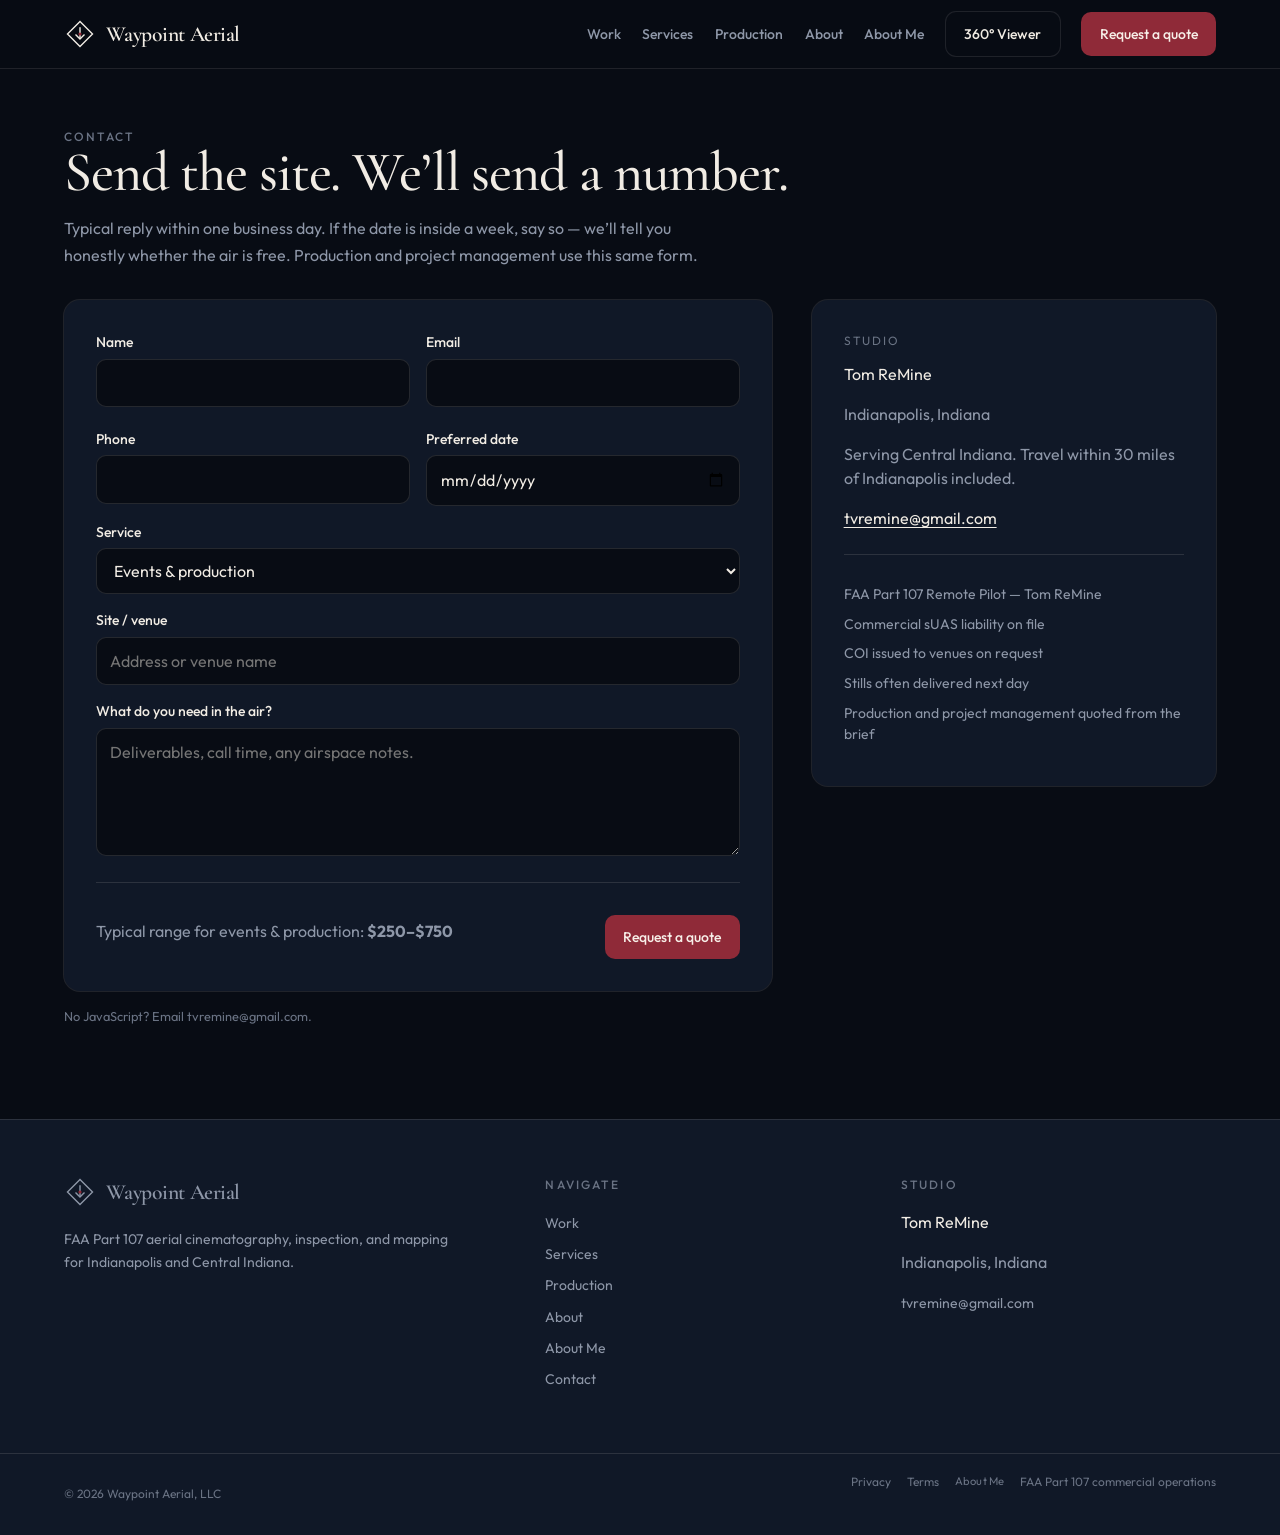
<file: contact/index.html>
<!DOCTYPE html>
<html lang="en">
<head>
  <meta charset="utf-8">
  <meta name="viewport" content="width=device-width, initial-scale=1">
  <title>Request a quote — Waypoint Aerial</title>
  <meta name="description" content="Request a quote from Tom ReMine at Waypoint Aerial for aerial work or production and project management. Typical reply within one business day.">
  <meta name="theme-color" content="#080c14">
  <link rel="canonical" href="https://tvremine.github.io/contact/">
  <meta property="og:title" content="Request a quote — Waypoint Aerial">
  <meta property="og:description" content="Request a quote from Tom ReMine at Waypoint Aerial for aerial work or production and project management. Typical reply within one business day.">
  <meta property="og:image" content="https://tvremine.github.io/og.jpg">
  <meta name="twitter:card" content="summary_large_image">
  <link rel="icon" href="/favicon.svg" type="image/svg+xml">
  <link rel="icon" href="/favicon.ico">
  <link rel="apple-touch-icon" href="/brand/apple-touch-icon.png">
  <link rel="manifest" href="/manifest.json">
  <link rel="preconnect" href="https://fonts.googleapis.com">
  <link rel="preconnect" href="https://fonts.gstatic.com" crossorigin>
  <link href="https://fonts.googleapis.com/css2?family=Cormorant+Garamond:ital,wght@0,500;0,600;1,500&family=Outfit:wght@300;400;500;600&display=swap" rel="stylesheet">
  <link rel="stylesheet" href="/css/site.css">
</head>
<body class="" data-page="contact">
  <header class="site-header is-solid" data-header>
  <div class="header-bar">
    <a class="brand" href="/" aria-label="Waypoint Aerial home"><svg class="mark" viewBox="0 0 32 32" fill="none" aria-hidden="true"><path d="M16 3.5 28.5 16 16 28.5 3.5 16 16 3.5Z" stroke="currentColor" stroke-width="1.4"></path><path d="M16 10v9.5" stroke="currentColor" stroke-width="1.4" stroke-linecap="square"></path><path d="M11.5 16.5 16 21l4.5-4.5" stroke="currentColor" stroke-width="1.4" stroke-linejoin="miter"></path><circle cx="16" cy="16" r="1.6" fill="#8f2a38"></circle></svg><span class="brand-name">Waypoint Aerial</span></a>
    <nav class="nav-desktop" aria-label="Primary">
      <a class="nav-link" href="/work/">Work</a>
<a class="nav-link" href="/services/">Services</a>
<a class="nav-link" href="/production/">Production</a>
<a class="nav-link" href="/about/">About</a>
<a class="nav-link" href="/about-me/">About Me</a>
<a class="btn btn-secondary" href="/360/">360° Viewer</a>
<a class="btn btn-primary" href="/contact/">Request a quote</a>
    </nav>
    <button class="menu-btn" type="button" data-menu-btn aria-expanded="false" aria-label="Open menu">
      <svg data-icon-open width="22" height="22" viewBox="0 0 24 24" fill="none" stroke="currentColor" stroke-width="2" aria-hidden="true"><path d="M4 7h16M4 12h16M4 17h16"></path></svg>
      <svg data-icon-close hidden width="22" height="22" viewBox="0 0 24 24" fill="none" stroke="currentColor" stroke-width="2" aria-hidden="true"><path d="M6 6l12 12M18 6 6 18"></path></svg>
    </button>
  </div>
  <nav class="nav-mobile" data-menu aria-label="Mobile">
    <a class="nav-link" href="/work/">Work</a>
<a class="nav-link" href="/services/">Services</a>
<a class="nav-link" href="/production/">Production</a>
<a class="nav-link" href="/about/">About</a>
<a class="nav-link" href="/about-me/">About Me</a>
<a class="btn btn-secondary" href="/360/">360° Viewer</a>
<a class="btn btn-primary" href="/contact/">Request a quote</a>
  </nav>
</header>
  
<main>
  <section class="section page" style="padding-bottom:1rem">
    <div class="wrap">
      <p class="kicker dim">Contact</p>
      <h1 class="display page-title">Send the site. We’ll send a number.</h1>
      <p class="lede" style="max-width:40rem">Typical reply within one business day. If the date is inside a week, say so — we’ll tell you honestly whether the air is free. Production and project management use this same form.</p>
    </div>
  </section>
  <section class="section" style="padding-top:0">
    <div class="wrap contact-grid">
      <form class="form" data-quote novalidate>
        <div class="fields">
          <div>
            <label for="name">Name</label>
            <input id="name" name="name" autocomplete="name" required aria-describedby="name-error">
            <p class="field-error" id="name-error" data-error-name></p>
          </div>
          <div>
            <label for="email">Email</label>
            <input id="email" name="email" type="email" autocomplete="email" required aria-describedby="email-error">
            <p class="field-error" id="email-error" data-error-email></p>
          </div>
          <div>
            <label for="phone">Phone</label>
            <input id="phone" name="phone" type="tel" autocomplete="tel">
          </div>
          <div>
            <label for="date">Preferred date</label>
            <input id="date" name="date" type="date">
          </div>
          <div class="span-2">
            <label for="service">Service</label>
            <select id="service" name="service">
              <option value="events">Events &amp; production</option>
              <option value="property">Property &amp; architecture</option>
              <option value="inspection">Inspection</option>
              <option value="mapping">Mapping &amp; orthos</option>
              <option value="cinema">Cinematic &amp; tilt-shift</option>
              <option value="production">Production / Project Management</option>
            </select>
          </div>
          <div class="span-2">
            <label for="location">Site / venue</label>
            <input id="location" name="location" placeholder="Address or venue name">
          </div>
          <div class="span-2">
            <label for="message">What do you need in the air?</label>
            <textarea id="message" name="message" placeholder="Deliverables, call time, any airspace notes."></textarea>
          </div>
        </div>
        <div class="form-foot">
          <p class="muted" data-range>Typical range for events &amp; production: <strong>$250–$750</strong></p>
          <button class="btn btn-primary" type="submit">Request a quote</button>
        </div>
      </form>
      <aside class="aside">
        <p class="eyebrow">Studio</p>
        <p style="margin-top:0.75rem">Tom ReMine</p>
        <p class="muted">Indianapolis, Indiana</p>
        <p class="muted">Serving Central Indiana. Travel within 30 miles of Indianapolis included.</p>
        <p><a href="mailto:tvremine@gmail.com">tvremine@gmail.com</a></p>
        <ul>
          <li>FAA Part 107 Remote Pilot — Tom ReMine</li>
          <li>Commercial sUAS liability on file</li>
          <li>COI issued to venues on request</li>
          <li>Stills often delivered next day</li>
          <li>Production and project management quoted from the brief</li>
        </ul>
      </aside>
    </div>
    <p class="wrap faint" style="margin-top:1rem;font-size:0.8rem">No JavaScript? Email <a href="mailto:tvremine@gmail.com">tvremine@gmail.com</a>.</p>
  </section>
</main>

  <footer class="site-footer">
  <div class="wrap footer-grid">
    <div>
      <a class="brand" href="/"><svg class="mark" viewBox="0 0 32 32" fill="none" aria-hidden="true"><path d="M16 3.5 28.5 16 16 28.5 3.5 16 16 3.5Z" stroke="currentColor" stroke-width="1.4"></path><path d="M16 10v9.5" stroke="currentColor" stroke-width="1.4" stroke-linecap="square"></path><path d="M11.5 16.5 16 21l4.5-4.5" stroke="currentColor" stroke-width="1.4" stroke-linejoin="miter"></path><circle cx="16" cy="16" r="1.6" fill="#8f2a38"></circle></svg><span class="brand-name">Waypoint Aerial</span></a>
      <p class="footer-blurb">FAA Part 107 aerial cinematography, inspection, and mapping for Indianapolis and Central Indiana.</p>
    </div>
    <div>
      <h2>Navigate</h2>
      <ul>
        <li><a href="/work/">Work</a></li>
<li><a href="/services/">Services</a></li>
<li><a href="/production/">Production</a></li>
<li><a href="/about/">About</a></li>
<li><a href="/about-me/">About Me</a></li>
        <li><a href="/contact/">Contact</a></li>
      </ul>
    </div>
    <div>
      <h2>Studio</h2>
      <p>Tom ReMine</p>
      <p class="muted">Indianapolis, Indiana</p>
      <p><a href="mailto:tvremine@gmail.com">tvremine@gmail.com</a></p>
    </div>
  </div>
  <div class="legal">
    <div class="wrap legal-inner">
      <p>© <span data-year>2026</span> Waypoint Aerial, LLC</p>
      <p class="legal-links">
        <a href="/privacy/">Privacy</a>
        <a href="/terms/">Terms</a>
        <a class="about-me-link" href="/about-me/">About Me</a>
        <span>FAA Part 107 commercial operations</span>
      </p>
    </div>
  </div>
</footer>
  
  <script src="/js/site.js"></script>
</body>
</html>
</file>
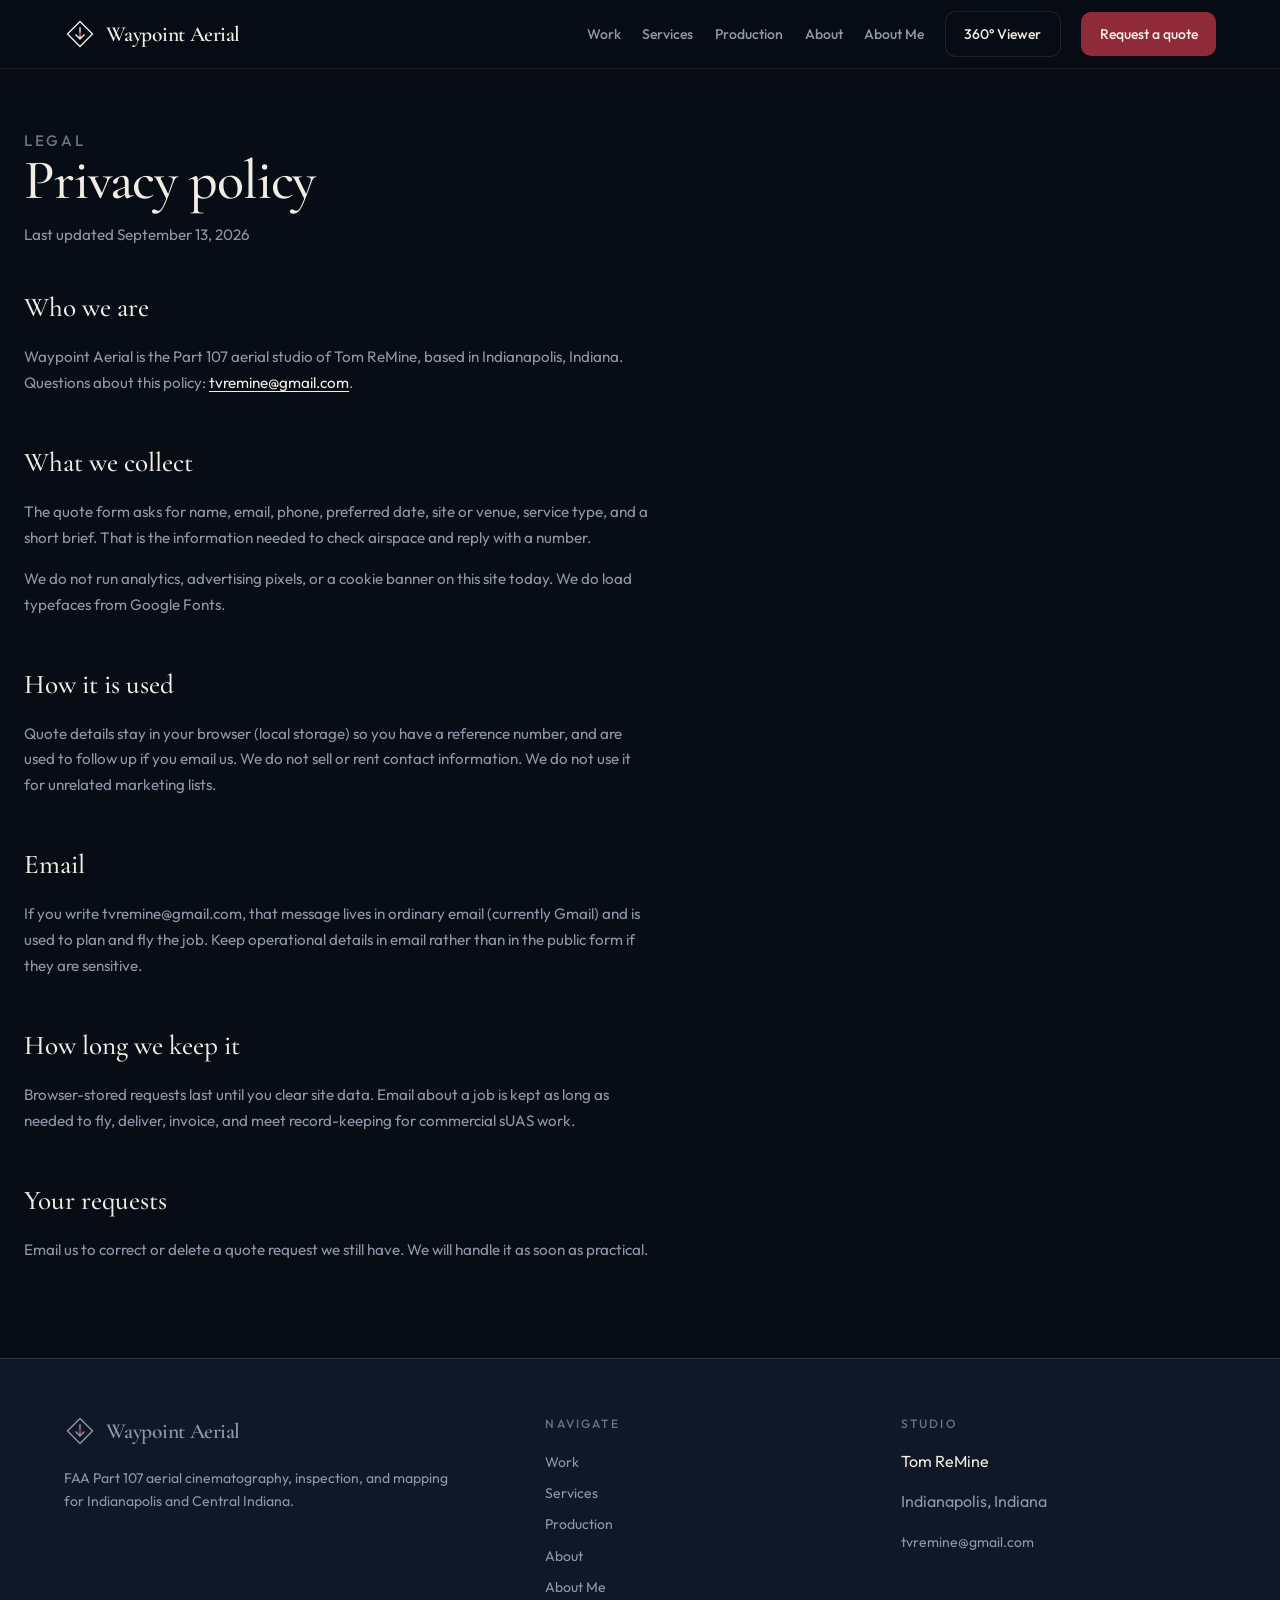
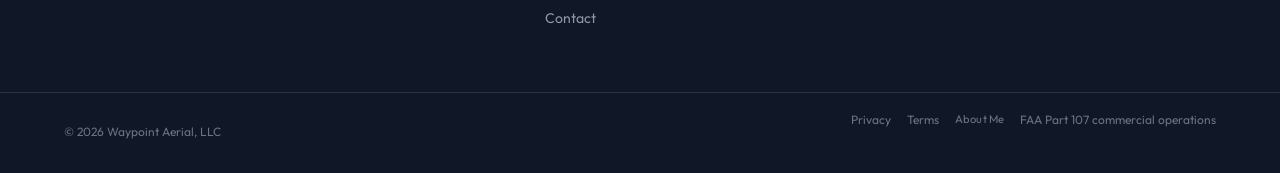
<file: privacy/index.html>
<!DOCTYPE html>
<html lang="en">
<head>
  <meta charset="utf-8">
  <meta name="viewport" content="width=device-width, initial-scale=1">
  <title>Privacy policy — Waypoint Aerial</title>
  <meta name="description" content="How Waypoint Aerial collects and uses contact information for quote requests.">
  <meta name="theme-color" content="#080c14">
  <link rel="canonical" href="https://tvremine.github.io/privacy/">
  <meta property="og:title" content="Privacy policy — Waypoint Aerial">
  <meta property="og:description" content="How Waypoint Aerial collects and uses contact information for quote requests.">
  <meta property="og:image" content="https://tvremine.github.io/og.jpg">
  <meta name="twitter:card" content="summary_large_image">
  <link rel="icon" href="/favicon.svg" type="image/svg+xml">
  <link rel="icon" href="/favicon.ico">
  <link rel="apple-touch-icon" href="/brand/apple-touch-icon.png">
  <link rel="manifest" href="/manifest.json">
  <link rel="preconnect" href="https://fonts.googleapis.com">
  <link rel="preconnect" href="https://fonts.gstatic.com" crossorigin>
  <link href="https://fonts.googleapis.com/css2?family=Cormorant+Garamond:ital,wght@0,500;0,600;1,500&family=Outfit:wght@300;400;500;600&display=swap" rel="stylesheet">
  <link rel="stylesheet" href="/css/site.css">
</head>
<body class="has-cta" data-page="privacy">
  <header class="site-header is-solid" data-header>
  <div class="header-bar">
    <a class="brand" href="/" aria-label="Waypoint Aerial home"><svg class="mark" viewBox="0 0 32 32" fill="none" aria-hidden="true"><path d="M16 3.5 28.5 16 16 28.5 3.5 16 16 3.5Z" stroke="currentColor" stroke-width="1.4"></path><path d="M16 10v9.5" stroke="currentColor" stroke-width="1.4" stroke-linecap="square"></path><path d="M11.5 16.5 16 21l4.5-4.5" stroke="currentColor" stroke-width="1.4" stroke-linejoin="miter"></path><circle cx="16" cy="16" r="1.6" fill="#8f2a38"></circle></svg><span class="brand-name">Waypoint Aerial</span></a>
    <nav class="nav-desktop" aria-label="Primary">
      <a class="nav-link" href="/work/">Work</a>
<a class="nav-link" href="/services/">Services</a>
<a class="nav-link" href="/production/">Production</a>
<a class="nav-link" href="/about/">About</a>
<a class="nav-link" href="/about-me/">About Me</a>
<a class="btn btn-secondary" href="/360/">360° Viewer</a>
<a class="btn btn-primary" href="/contact/">Request a quote</a>
    </nav>
    <button class="menu-btn" type="button" data-menu-btn aria-expanded="false" aria-label="Open menu">
      <svg data-icon-open width="22" height="22" viewBox="0 0 24 24" fill="none" stroke="currentColor" stroke-width="2" aria-hidden="true"><path d="M4 7h16M4 12h16M4 17h16"></path></svg>
      <svg data-icon-close hidden width="22" height="22" viewBox="0 0 24 24" fill="none" stroke="currentColor" stroke-width="2" aria-hidden="true"><path d="M6 6l12 12M18 6 6 18"></path></svg>
    </button>
  </div>
  <nav class="nav-mobile" data-menu aria-label="Mobile">
    <a class="nav-link" href="/work/">Work</a>
<a class="nav-link" href="/services/">Services</a>
<a class="nav-link" href="/production/">Production</a>
<a class="nav-link" href="/about/">About</a>
<a class="nav-link" href="/about-me/">About Me</a>
<a class="btn btn-secondary" href="/360/">360° Viewer</a>
<a class="btn btn-primary" href="/contact/">Request a quote</a>
  </nav>
</header>
  
<main>
  <section class="section page prose">
    <div class="wrap">
      <p class="kicker dim">Legal</p>
      <h1 class="display page-title">Privacy policy</h1>
      <p class="faint">Last updated September 13, 2026</p>
      <div class="stack">
        <section><h2>Who we are</h2><p>Waypoint Aerial is the Part 107 aerial studio of Tom ReMine, based in Indianapolis, Indiana. Questions about this policy: <a href="mailto:tvremine@gmail.com">tvremine@gmail.com</a>.</p></section>
        <section><h2>What we collect</h2><p>The quote form asks for name, email, phone, preferred date, site or venue, service type, and a short brief. That is the information needed to check airspace and reply with a number.</p><p>We do not run analytics, advertising pixels, or a cookie banner on this site today. We do load typefaces from Google Fonts.</p></section>
        <section><h2>How it is used</h2><p>Quote details stay in your browser (local storage) so you have a reference number, and are used to follow up if you email us. We do not sell or rent contact information. We do not use it for unrelated marketing lists.</p></section>
        <section><h2>Email</h2><p>If you write tvremine@gmail.com, that message lives in ordinary email (currently Gmail) and is used to plan and fly the job. Keep operational details in email rather than in the public form if they are sensitive.</p></section>
        <section><h2>How long we keep it</h2><p>Browser-stored requests last until you clear site data. Email about a job is kept as long as needed to fly, deliver, invoice, and meet record-keeping for commercial sUAS work.</p></section>
        <section><h2>Your requests</h2><p>Email us to correct or delete a quote request we still have. We will handle it as soon as practical.</p></section>
      </div>
    </div>
  </section>
</main>

  <footer class="site-footer">
  <div class="wrap footer-grid">
    <div>
      <a class="brand" href="/"><svg class="mark" viewBox="0 0 32 32" fill="none" aria-hidden="true"><path d="M16 3.5 28.5 16 16 28.5 3.5 16 16 3.5Z" stroke="currentColor" stroke-width="1.4"></path><path d="M16 10v9.5" stroke="currentColor" stroke-width="1.4" stroke-linecap="square"></path><path d="M11.5 16.5 16 21l4.5-4.5" stroke="currentColor" stroke-width="1.4" stroke-linejoin="miter"></path><circle cx="16" cy="16" r="1.6" fill="#8f2a38"></circle></svg><span class="brand-name">Waypoint Aerial</span></a>
      <p class="footer-blurb">FAA Part 107 aerial cinematography, inspection, and mapping for Indianapolis and Central Indiana.</p>
    </div>
    <div>
      <h2>Navigate</h2>
      <ul>
        <li><a href="/work/">Work</a></li>
<li><a href="/services/">Services</a></li>
<li><a href="/production/">Production</a></li>
<li><a href="/about/">About</a></li>
<li><a href="/about-me/">About Me</a></li>
        <li><a href="/contact/">Contact</a></li>
      </ul>
    </div>
    <div>
      <h2>Studio</h2>
      <p>Tom ReMine</p>
      <p class="muted">Indianapolis, Indiana</p>
      <p><a href="mailto:tvremine@gmail.com">tvremine@gmail.com</a></p>
    </div>
  </div>
  <div class="legal">
    <div class="wrap legal-inner">
      <p>© <span data-year>2026</span> Waypoint Aerial, LLC</p>
      <p class="legal-links">
        <a href="/privacy/">Privacy</a>
        <a href="/terms/">Terms</a>
        <a class="about-me-link" href="/about-me/">About Me</a>
        <span>FAA Part 107 commercial operations</span>
      </p>
    </div>
  </div>
</footer>
  <div class="mobile-cta"><a class="btn btn-primary btn-lg" href="/contact/">Request a quote</a></div>
  <script src="/js/site.js"></script>
</body>
</html>
</file>
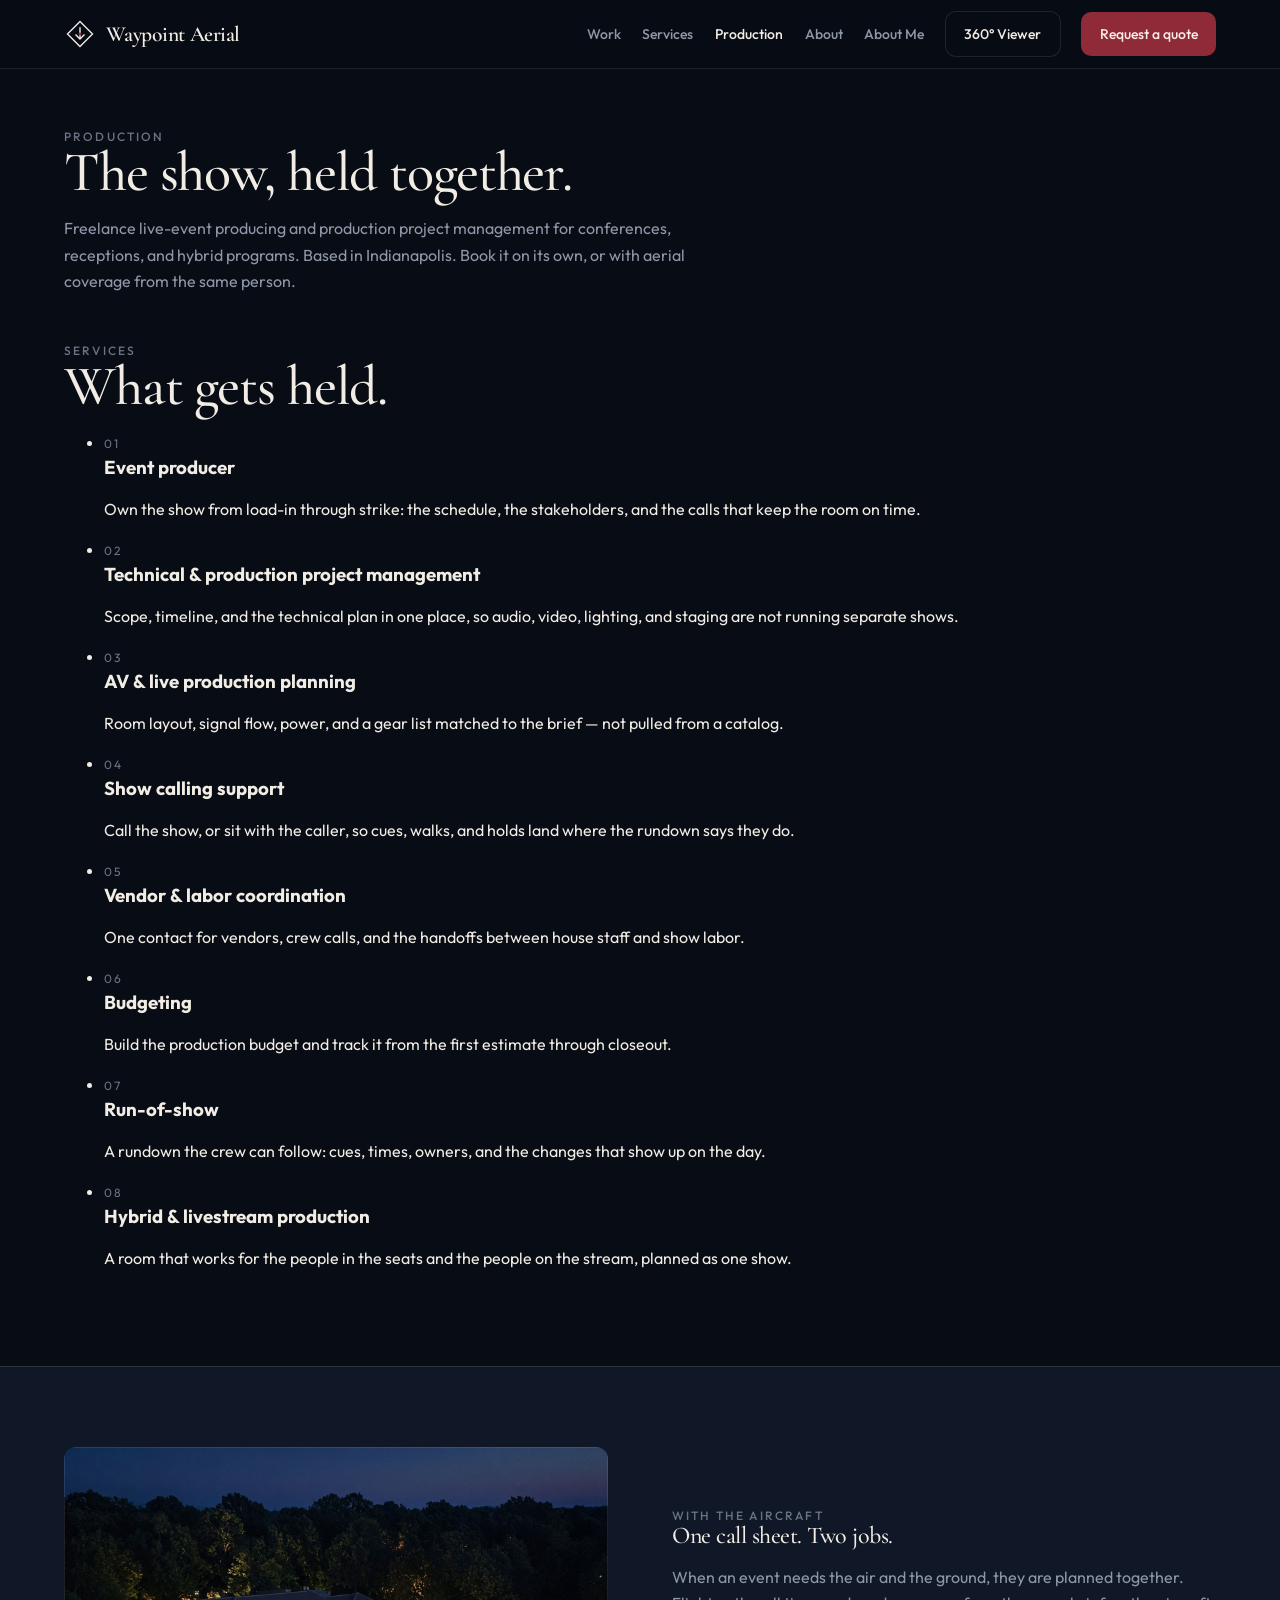
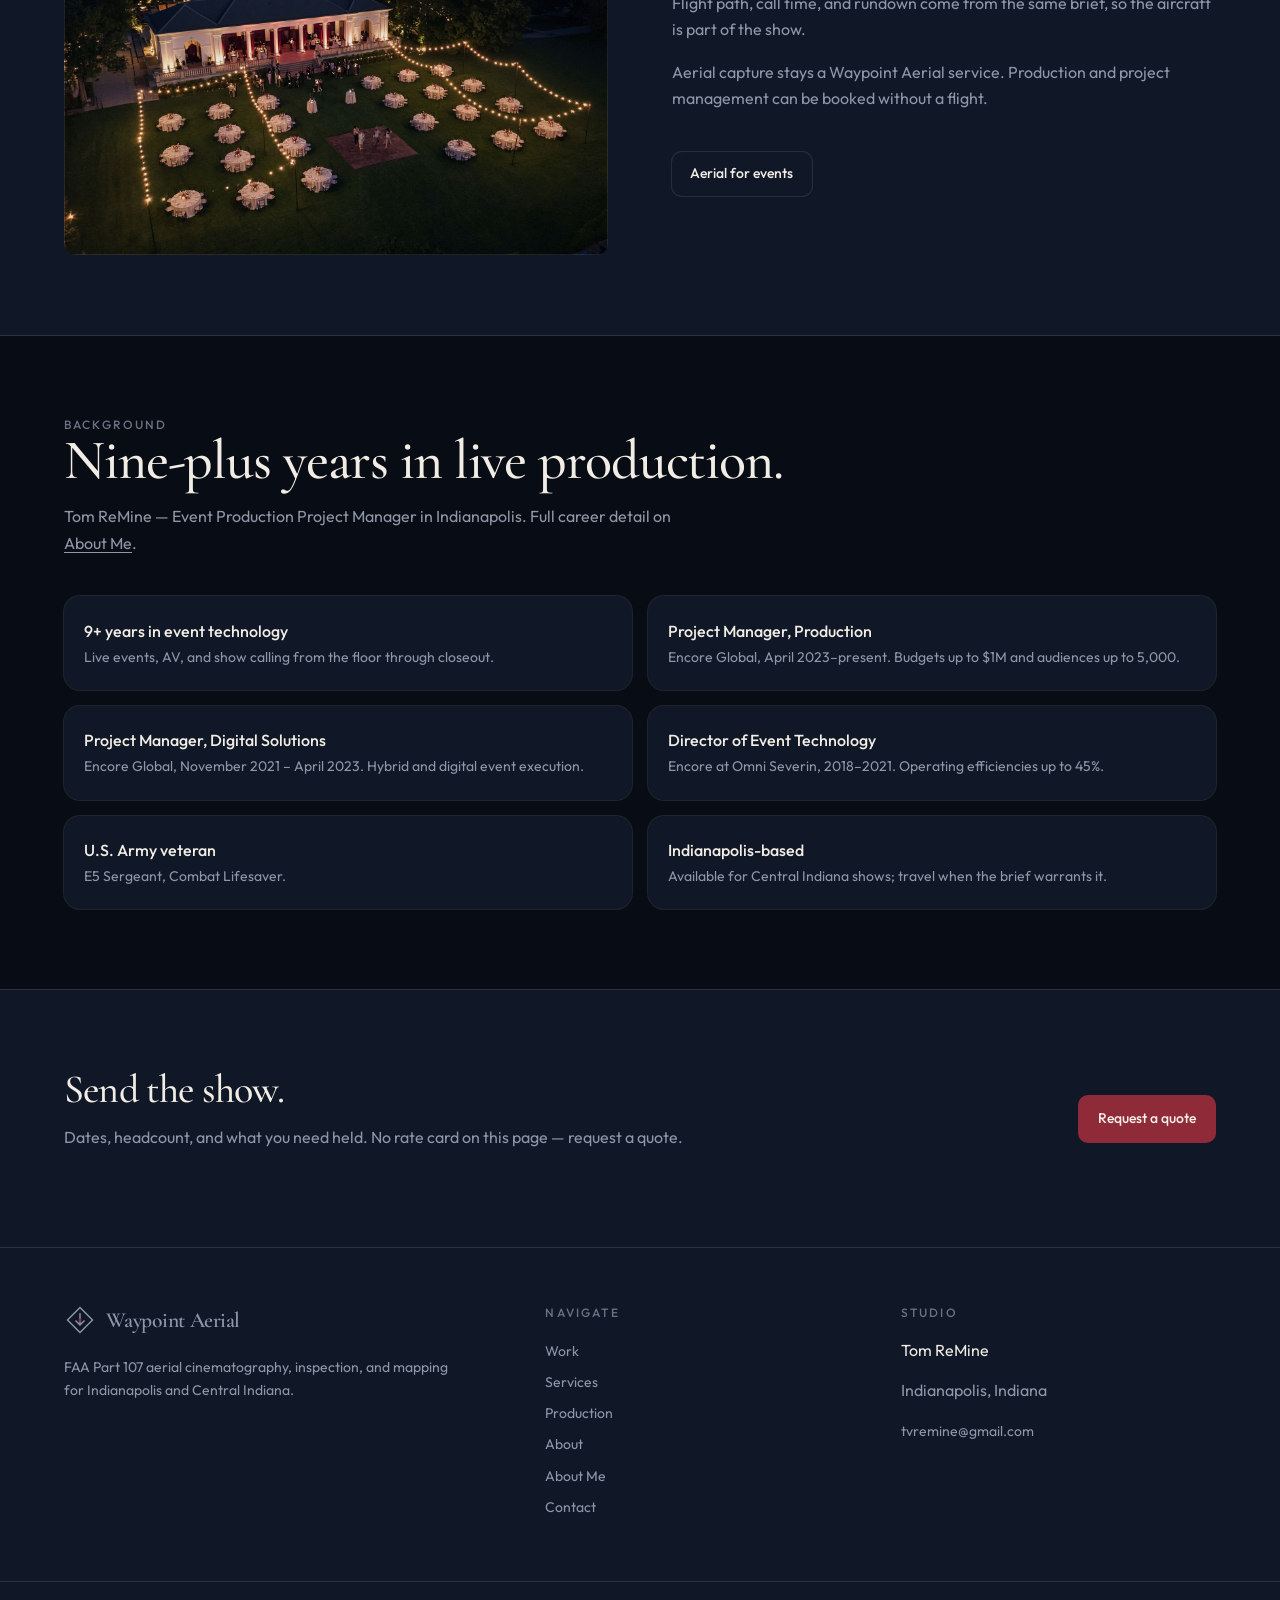
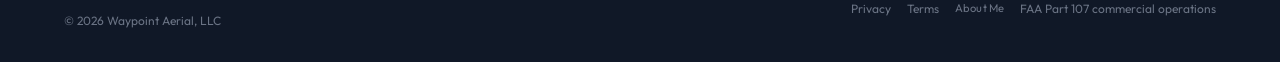
<file: production/index.html>
<!DOCTYPE html>
<html lang="en">
<head>
  <meta charset="utf-8">
  <meta name="viewport" content="width=device-width, initial-scale=1">
  <title>Event Production &amp; Project Management — Tom ReMine | Indianapolis</title>
  <meta name="description" content="Freelance event production and project management from Tom ReMine in Indianapolis. Live events, AV planning, run-of-show, budgets, vendors, and hybrid programs. Request a quote.">
  <meta name="theme-color" content="#080c14">
  <link rel="canonical" href="https://tvremine.github.io/production/">
  <meta property="og:title" content="Event Production &amp; Project Management — Tom ReMine | Indianapolis">
  <meta property="og:description" content="Freelance event production and project management in Indianapolis. Live events, AV, run-of-show, budgets, and hybrid programs.">
  <meta property="og:image" content="https://tvremine.github.io/og.jpg">
  <meta name="twitter:card" content="summary_large_image">
  <link rel="icon" href="/favicon.svg" type="image/svg+xml">
  <link rel="icon" href="/favicon.ico">
  <link rel="apple-touch-icon" href="/brand/apple-touch-icon.png">
  <link rel="manifest" href="/manifest.json">
  <link rel="preconnect" href="https://fonts.googleapis.com">
  <link rel="preconnect" href="https://fonts.gstatic.com" crossorigin>
  <link href="https://fonts.googleapis.com/css2?family=Cormorant+Garamond:ital,wght@0,500;0,600;1,500&family=Outfit:wght@300;400;500;600&display=swap" rel="stylesheet">
  <link rel="stylesheet" href="/css/site.css">
</head>
<body class="has-cta" data-page="production">
  <header class="site-header is-solid" data-header>
  <div class="header-bar">
    <a class="brand" href="/" aria-label="Waypoint Aerial home"><svg class="mark" viewBox="0 0 32 32" fill="none" aria-hidden="true"><path d="M16 3.5 28.5 16 16 28.5 3.5 16 16 3.5Z" stroke="currentColor" stroke-width="1.4"></path><path d="M16 10v9.5" stroke="currentColor" stroke-width="1.4" stroke-linecap="square"></path><path d="M11.5 16.5 16 21l4.5-4.5" stroke="currentColor" stroke-width="1.4" stroke-linejoin="miter"></path><circle cx="16" cy="16" r="1.6" fill="#8f2a38"></circle></svg><span class="brand-name">Waypoint Aerial</span></a>
    <nav class="nav-desktop" aria-label="Primary">
      <a class="nav-link" href="/work/">Work</a>
<a class="nav-link" href="/services/">Services</a>
<a class="nav-link" href="/production/" aria-current="page">Production</a>
<a class="nav-link" href="/about/">About</a>
<a class="nav-link" href="/about-me/">About Me</a>
<a class="btn btn-secondary" href="/360/">360° Viewer</a>
<a class="btn btn-primary" href="/contact/">Request a quote</a>
    </nav>
    <button class="menu-btn" type="button" data-menu-btn aria-expanded="false" aria-label="Open menu">
      <svg data-icon-open width="22" height="22" viewBox="0 0 24 24" fill="none" stroke="currentColor" stroke-width="2" aria-hidden="true"><path d="M4 7h16M4 12h16M4 17h16"></path></svg>
      <svg data-icon-close hidden width="22" height="22" viewBox="0 0 24 24" fill="none" stroke="currentColor" stroke-width="2" aria-hidden="true"><path d="M6 6l12 12M18 6 6 18"></path></svg>
    </button>
  </div>
  <nav class="nav-mobile" data-menu aria-label="Mobile">
    <a class="nav-link" href="/work/">Work</a>
<a class="nav-link" href="/services/">Services</a>
<a class="nav-link" href="/production/" aria-current="page">Production</a>
<a class="nav-link" href="/about/">About</a>
<a class="nav-link" href="/about-me/">About Me</a>
<a class="btn btn-secondary" href="/360/">360° Viewer</a>
<a class="btn btn-primary" href="/contact/">Request a quote</a>
  </nav>
</header>

<main>
  <section class="section page" style="padding-bottom:2rem">
    <div class="wrap">
      <p class="kicker dim">Production</p>
      <h1 class="display page-title">The show, held together.</h1>
      <p class="lede" style="max-width:40rem">Freelance live-event producing and production project management for conferences, receptions, and hybrid programs. Based in Indianapolis. Book it on its own, or with aerial coverage from the same person.</p>
    </div>
  </section>

  <section class="section" style="padding-top:0">
    <div class="wrap">
      <p class="kicker dim">Services</p>
      <h2 class="display">What gets held.</h2>
      <ul class="service-grid">
        <li>
          <p class="eyebrow">01</p>
          <h3>Event producer</h3>
          <p>Own the show from load-in through strike: the schedule, the stakeholders, and the calls that keep the room on time.</p>
        </li>
        <li>
          <p class="eyebrow">02</p>
          <h3>Technical &amp; production project management</h3>
          <p>Scope, timeline, and the technical plan in one place, so audio, video, lighting, and staging are not running separate shows.</p>
        </li>
        <li>
          <p class="eyebrow">03</p>
          <h3>AV &amp; live production planning</h3>
          <p>Room layout, signal flow, power, and a gear list matched to the brief — not pulled from a catalog.</p>
        </li>
        <li>
          <p class="eyebrow">04</p>
          <h3>Show calling support</h3>
          <p>Call the show, or sit with the caller, so cues, walks, and holds land where the rundown says they do.</p>
        </li>
        <li>
          <p class="eyebrow">05</p>
          <h3>Vendor &amp; labor coordination</h3>
          <p>One contact for vendors, crew calls, and the handoffs between house staff and show labor.</p>
        </li>
        <li>
          <p class="eyebrow">06</p>
          <h3>Budgeting</h3>
          <p>Build the production budget and track it from the first estimate through closeout.</p>
        </li>
        <li>
          <p class="eyebrow">07</p>
          <h3>Run-of-show</h3>
          <p>A rundown the crew can follow: cues, times, owners, and the changes that show up on the day.</p>
        </li>
        <li>
          <p class="eyebrow">08</p>
          <h3>Hybrid &amp; livestream production</h3>
          <p>A room that works for the people in the seats and the people on the stream, planned as one show.</p>
        </li>
      </ul>
    </div>
  </section>

  <section class="split">
    <div class="wrap split-grid">
      <div class="frame ratio-4-3"><img src="/media/events.jpg" alt="Aerial view of an evening outdoor reception with string lights"></div>
      <div>
        <p class="kicker dim">With the aircraft</p>
        <h2 class="display">One call sheet. Two jobs.</h2>
        <p class="lede">When an event needs the air and the ground, they are planned together. Flight path, call time, and rundown come from the same brief, so the aircraft is part of the show.</p>
        <p class="lede">Aerial capture stays a Waypoint Aerial service. Production and project management can be booked without a flight.</p>
        <a class="btn btn-secondary" href="/services/#events" style="margin-top:1.5rem">Aerial for events</a>
      </div>
    </div>
  </section>

  <section class="section">
    <div class="wrap">
      <p class="kicker dim">Background</p>
      <h2 class="display">Nine-plus years in live production.</h2>
      <p class="lede" style="max-width:40rem">Tom ReMine — Event Production Project Manager in Indianapolis. Full career detail on <a href="/about-me/" style="color:inherit;text-decoration:underline;text-underline-offset:3px">About Me</a>.</p>
      <ul class="cred-grid">
        <li><strong>9+ years in event technology</strong><span>Live events, AV, and show calling from the floor through closeout.</span></li>
        <li><strong>Project Manager, Production</strong><span>Encore Global, April 2023–present. Budgets up to $1M and audiences up to 5,000.</span></li>
        <li><strong>Project Manager, Digital Solutions</strong><span>Encore Global, November 2021 – April 2023. Hybrid and digital event execution.</span></li>
        <li><strong>Director of Event Technology</strong><span>Encore at Omni Severin, 2018–2021. Operating efficiencies up to 45%.</span></li>
        <li><strong>U.S. Army veteran</strong><span>E5 Sergeant, Combat Lifesaver.</span></li>
        <li><strong>Indianapolis-based</strong><span>Available for Central Indiana shows; travel when the brief warrants it.</span></li>
      </ul>
    </div>
  </section>

  <section class="band">
    <div class="wrap band-inner">
      <div>
        <h2 class="display">Send the show.</h2>
        <p class="lede">Dates, headcount, and what you need held. No rate card on this page — request a quote.</p>
      </div>
      <a class="btn btn-primary btn-lg" href="/contact/?service=production">Request a quote</a>
    </div>
  </section>
</main>

  <footer class="site-footer">
  <div class="wrap footer-grid">
    <div>
      <a class="brand" href="/"><svg class="mark" viewBox="0 0 32 32" fill="none" aria-hidden="true"><path d="M16 3.5 28.5 16 16 28.5 3.5 16 16 3.5Z" stroke="currentColor" stroke-width="1.4"></path><path d="M16 10v9.5" stroke="currentColor" stroke-width="1.4" stroke-linecap="square"></path><path d="M11.5 16.5 16 21l4.5-4.5" stroke="currentColor" stroke-width="1.4" stroke-linejoin="miter"></path><circle cx="16" cy="16" r="1.6" fill="#8f2a38"></circle></svg><span class="brand-name">Waypoint Aerial</span></a>
      <p class="footer-blurb">FAA Part 107 aerial cinematography, inspection, and mapping for Indianapolis and Central Indiana.</p>
    </div>
    <div>
      <h2>Navigate</h2>
      <ul>
        <li><a href="/work/">Work</a></li>
<li><a href="/services/">Services</a></li>
<li><a href="/production/">Production</a></li>
<li><a href="/about/">About</a></li>
<li><a href="/about-me/">About Me</a></li>
        <li><a href="/contact/">Contact</a></li>
      </ul>
    </div>
    <div>
      <h2>Studio</h2>
      <p>Tom ReMine</p>
      <p class="muted">Indianapolis, Indiana</p>
      <p><a href="mailto:tvremine@gmail.com">tvremine@gmail.com</a></p>
    </div>
  </div>
  <div class="legal">
    <div class="wrap legal-inner">
      <p>© <span data-year>2026</span> Waypoint Aerial, LLC</p>
      <p class="legal-links">
        <a href="/privacy/">Privacy</a>
        <a href="/terms/">Terms</a>
        <a class="about-me-link" href="/about-me/">About Me</a>
        <span>FAA Part 107 commercial operations</span>
      </p>
    </div>
  </div>
</footer>
  <div class="mobile-cta"><a class="btn btn-primary btn-lg" href="/contact/?service=production">Request a quote</a></div>
  <script src="/js/site.js"></script>
</body>
</html>
</file>
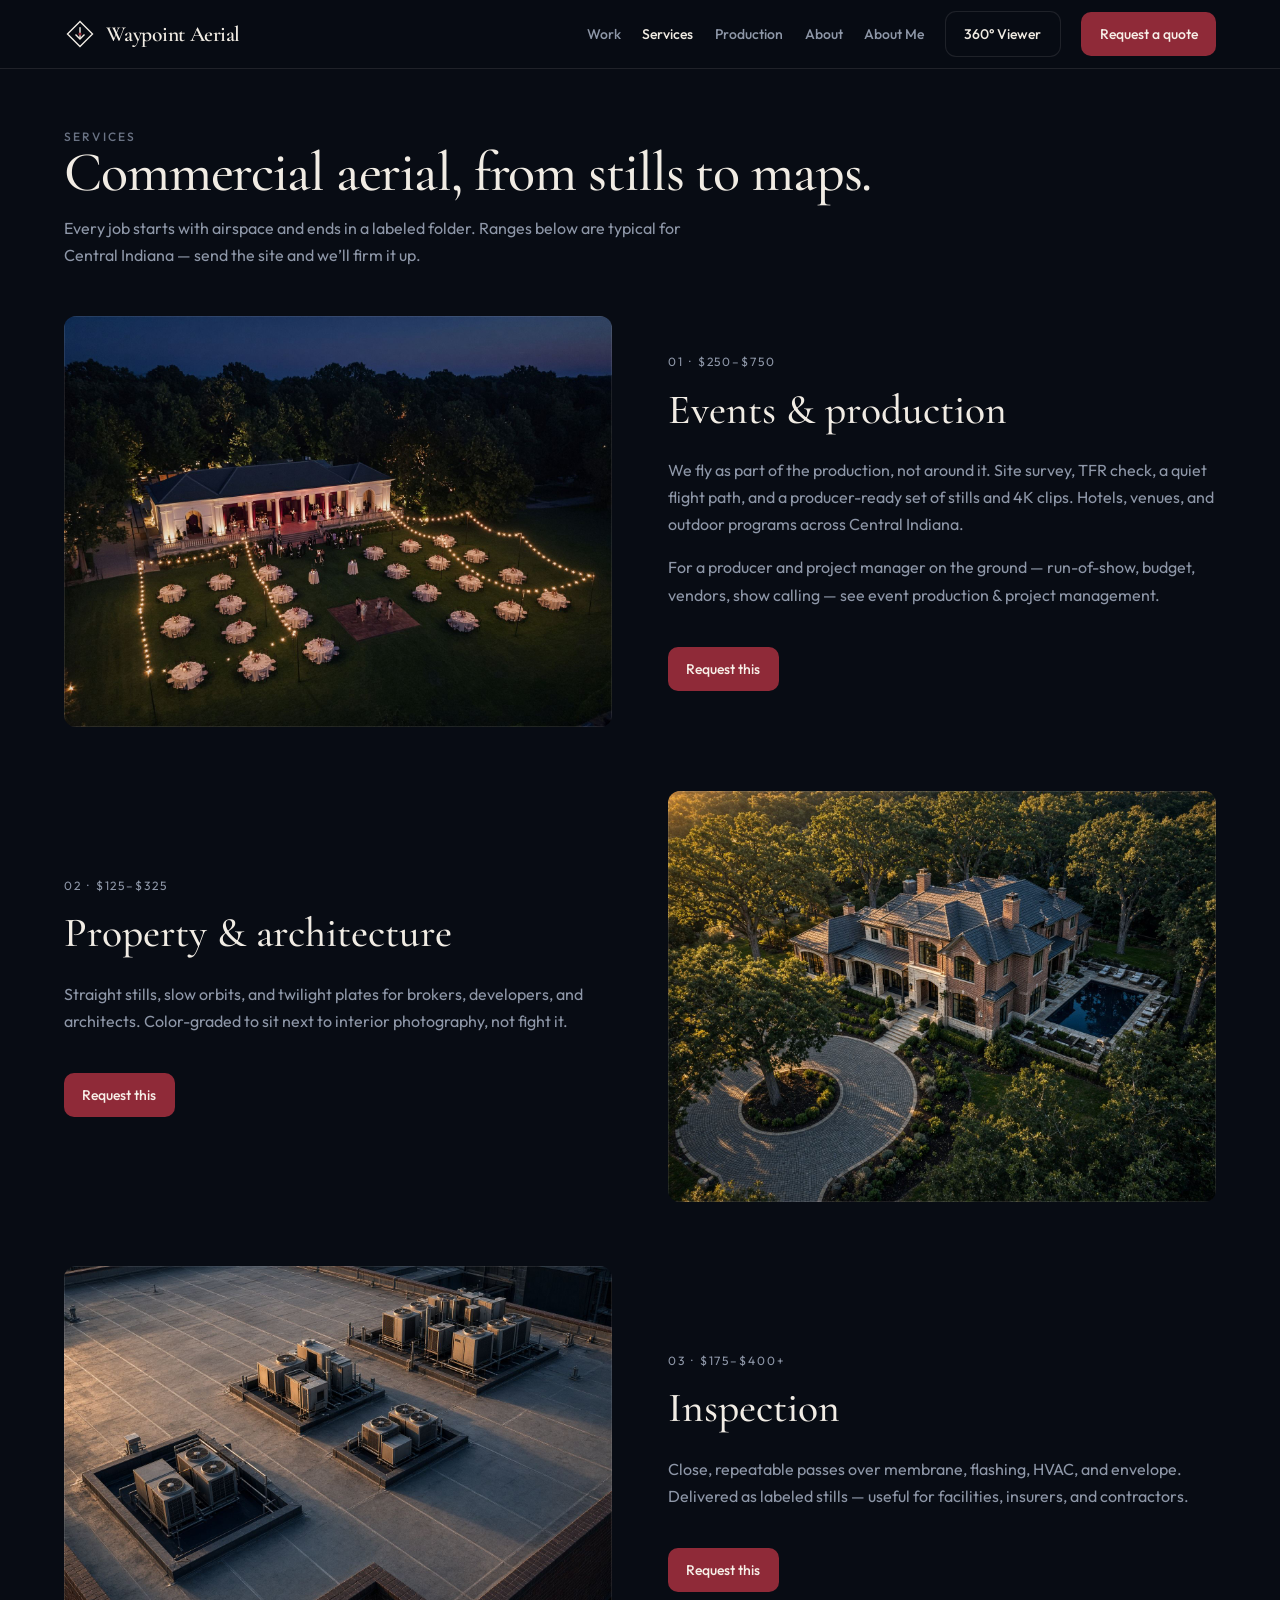
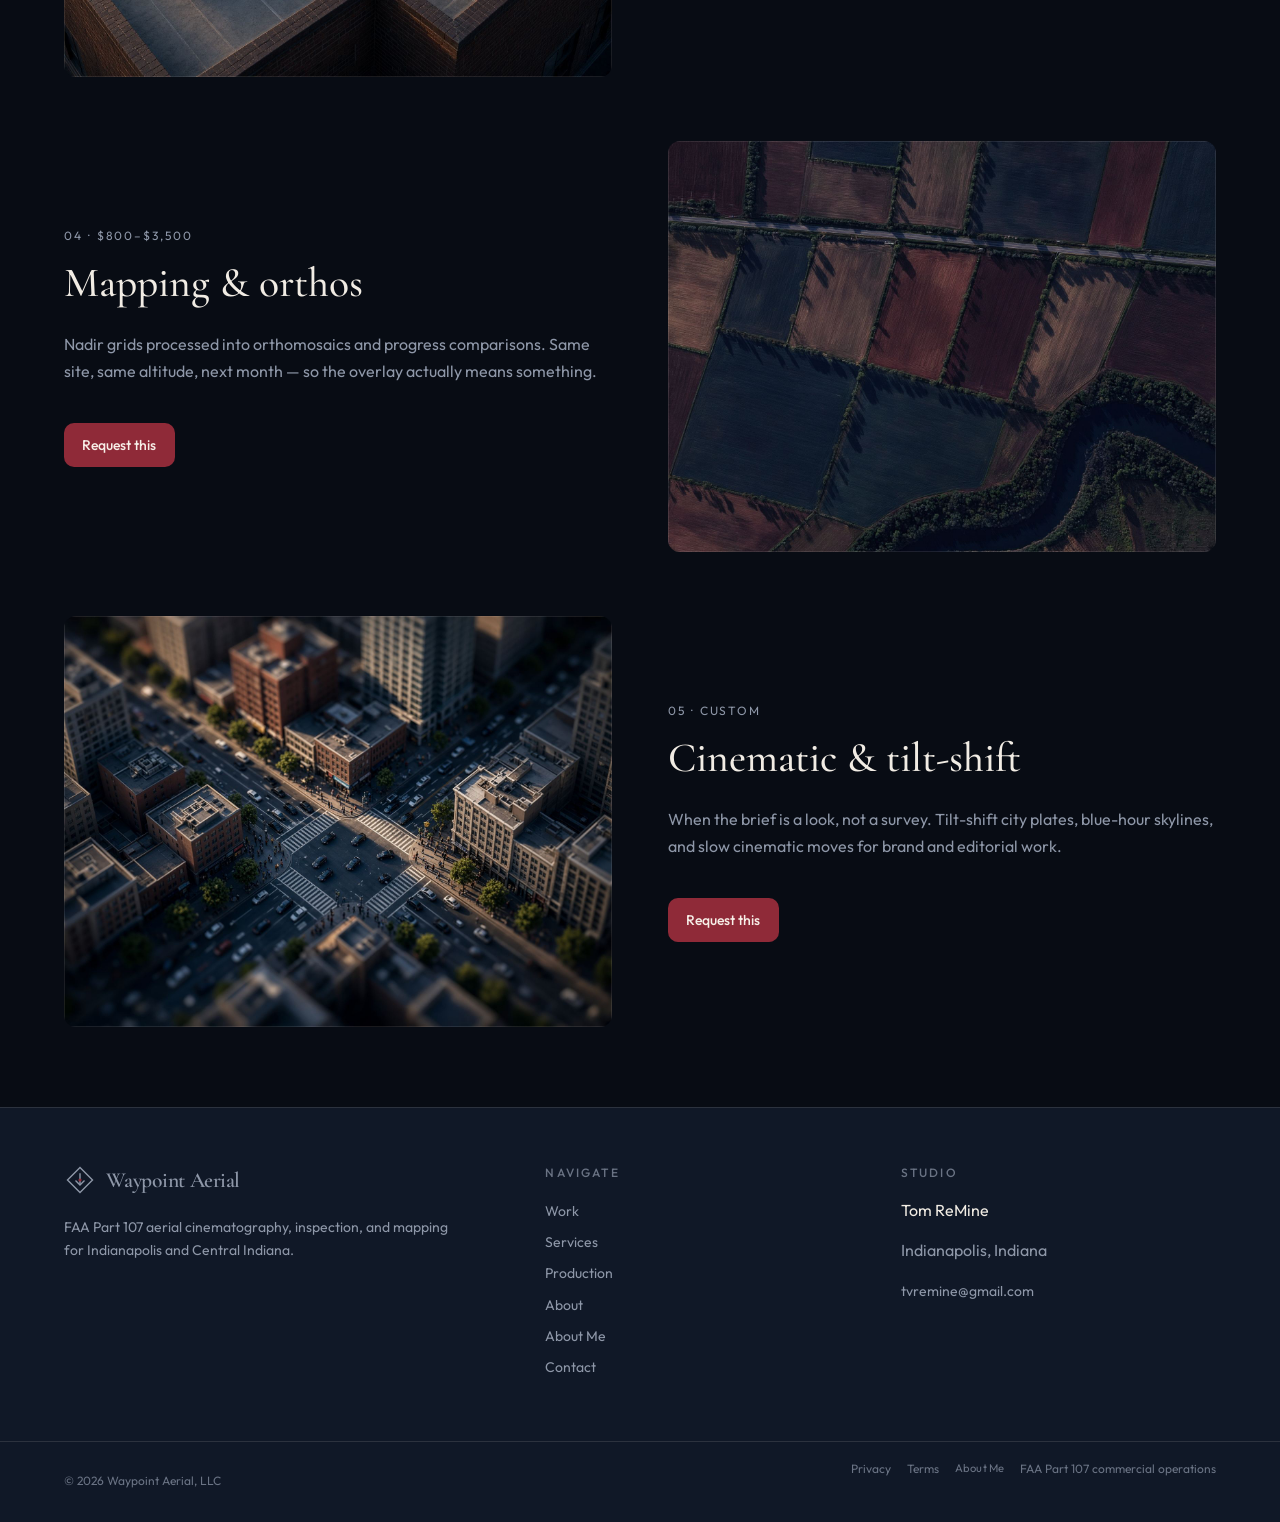
<file: services/index.html>
<!DOCTYPE html>
<html lang="en">
<head>
  <meta charset="utf-8">
  <meta name="viewport" content="width=device-width, initial-scale=1">
  <title>Services — Waypoint Aerial</title>
  <meta name="description" content="Aerial cinematography, property, inspection, mapping, and tilt-shift work from Waypoint Aerial in Indianapolis, Indiana. Typical ranges on the page.">
  <meta name="theme-color" content="#080c14">
  <link rel="canonical" href="https://tvremine.github.io/services/">
  <meta property="og:title" content="Services — Waypoint Aerial">
  <meta property="og:description" content="Aerial cinematography, property, inspection, mapping, and tilt-shift work from Waypoint Aerial in Indianapolis, Indiana. Typical ranges on the page.">
  <meta property="og:image" content="https://tvremine.github.io/og.jpg">
  <meta name="twitter:card" content="summary_large_image">
  <link rel="icon" href="/favicon.svg" type="image/svg+xml">
  <link rel="icon" href="/favicon.ico">
  <link rel="apple-touch-icon" href="/brand/apple-touch-icon.png">
  <link rel="manifest" href="/manifest.json">
  <link rel="preconnect" href="https://fonts.googleapis.com">
  <link rel="preconnect" href="https://fonts.gstatic.com" crossorigin>
  <link href="https://fonts.googleapis.com/css2?family=Cormorant+Garamond:ital,wght@0,500;0,600;1,500&family=Outfit:wght@300;400;500;600&display=swap" rel="stylesheet">
  <link rel="stylesheet" href="/css/site.css">
</head>
<body class="has-cta" data-page="services">
  <header class="site-header is-solid" data-header>
  <div class="header-bar">
    <a class="brand" href="/" aria-label="Waypoint Aerial home"><svg class="mark" viewBox="0 0 32 32" fill="none" aria-hidden="true"><path d="M16 3.5 28.5 16 16 28.5 3.5 16 16 3.5Z" stroke="currentColor" stroke-width="1.4"></path><path d="M16 10v9.5" stroke="currentColor" stroke-width="1.4" stroke-linecap="square"></path><path d="M11.5 16.5 16 21l4.5-4.5" stroke="currentColor" stroke-width="1.4" stroke-linejoin="miter"></path><circle cx="16" cy="16" r="1.6" fill="#8f2a38"></circle></svg><span class="brand-name">Waypoint Aerial</span></a>
    <nav class="nav-desktop" aria-label="Primary">
      <a class="nav-link" href="/work/">Work</a>
<a class="nav-link" href="/services/" aria-current="page">Services</a>
<a class="nav-link" href="/production/">Production</a>
<a class="nav-link" href="/about/">About</a>
<a class="nav-link" href="/about-me/">About Me</a>
<a class="btn btn-secondary" href="/360/">360° Viewer</a>
<a class="btn btn-primary" href="/contact/">Request a quote</a>
    </nav>
    <button class="menu-btn" type="button" data-menu-btn aria-expanded="false" aria-label="Open menu">
      <svg data-icon-open width="22" height="22" viewBox="0 0 24 24" fill="none" stroke="currentColor" stroke-width="2" aria-hidden="true"><path d="M4 7h16M4 12h16M4 17h16"></path></svg>
      <svg data-icon-close hidden width="22" height="22" viewBox="0 0 24 24" fill="none" stroke="currentColor" stroke-width="2" aria-hidden="true"><path d="M6 6l12 12M18 6 6 18"></path></svg>
    </button>
  </div>
  <nav class="nav-mobile" data-menu aria-label="Mobile">
    <a class="nav-link" href="/work/">Work</a>
<a class="nav-link" href="/services/" aria-current="page">Services</a>
<a class="nav-link" href="/production/">Production</a>
<a class="nav-link" href="/about/">About</a>
<a class="nav-link" href="/about-me/">About Me</a>
<a class="btn btn-secondary" href="/360/">360° Viewer</a>
<a class="btn btn-primary" href="/contact/">Request a quote</a>
  </nav>
</header>
  
<main>
  <section class="section page" style="padding-bottom:2rem">
    <div class="wrap">
      <p class="kicker dim">Services</p>
      <h1 class="display page-title">Commercial aerial, from stills to maps.</h1>
      <p class="lede" style="max-width:40rem">Every job starts with airspace and ends in a labeled folder. Ranges below are typical for Central Indiana — send the site and we’ll firm it up.</p>
    </div>
  </section>
  <div class="wrap service-list">
    <article class="service-row" id="events">
      <div class="frame ratio-4-3"><img src="/media/events.jpg" alt="Aerial view of an evening outdoor reception with string lights"></div>
      <div class="service-copy">
        <p class="eyebrow">01 · $250–$750</p>
        <h2>Events &amp; production</h2>
        <p>We fly as part of the production, not around it. Site survey, TFR check, a quiet flight path, and a producer-ready set of stills and 4K clips. Hotels, venues, and outdoor programs across Central Indiana.</p>
        <p>For a producer and project manager on the ground — run-of-show, budget, vendors, show calling — see <a href="/production/">event production &amp; project management</a>.</p>
        <a class="btn btn-primary" href="/contact/?service=events" style="margin-top:1.4rem">Request this</a>
      </div>
    </article>
    <article class="service-row reverse" id="property">
      <div class="frame ratio-4-3"><img src="/media/property.jpg" alt="Golden-hour aerial of a brick suburban home with a pool"></div>
      <div class="service-copy">
        <p class="eyebrow">02 · $125–$325</p>
        <h2>Property &amp; architecture</h2>
        <p>Straight stills, slow orbits, and twilight plates for brokers, developers, and architects. Color-graded to sit next to interior photography, not fight it.</p>
        <a class="btn btn-primary" href="/contact/?service=property" style="margin-top:1.4rem">Request this</a>
      </div>
    </article>
    <article class="service-row" id="inspection">
      <div class="frame ratio-4-3"><img src="/media/inspect.jpg" alt="Low-altitude aerial of a commercial rooftop and HVAC equipment"></div>
      <div class="service-copy">
        <p class="eyebrow">03 · $175–$400+</p>
        <h2>Inspection</h2>
        <p>Close, repeatable passes over membrane, flashing, HVAC, and envelope. Delivered as labeled stills — useful for facilities, insurers, and contractors.</p>
        <a class="btn btn-primary" href="/contact/?service=inspection" style="margin-top:1.4rem">Request this</a>
      </div>
    </article>
    <article class="service-row reverse" id="mapping">
      <div class="frame ratio-4-3"><img src="/media/mapping.jpg" alt="Straight-down aerial of Midwestern farmland and a river bend"></div>
      <div class="service-copy">
        <p class="eyebrow">04 · $800–$3,500</p>
        <h2>Mapping &amp; orthos</h2>
        <p>Nadir grids processed into orthomosaics and progress comparisons. Same site, same altitude, next month — so the overlay actually means something.</p>
        <a class="btn btn-primary" href="/contact/?service=mapping" style="margin-top:1.4rem">Request this</a>
      </div>
    </article>
    <article class="service-row" id="cinema">
      <div class="frame ratio-4-3"><img src="/media/work-tilt.jpg" alt="Tilt-shift aerial of a downtown intersection"></div>
      <div class="service-copy">
        <p class="eyebrow">05 · Custom</p>
        <h2>Cinematic &amp; tilt-shift</h2>
        <p>When the brief is a look, not a survey. Tilt-shift city plates, blue-hour skylines, and slow cinematic moves for brand and editorial work.</p>
        <a class="btn btn-primary" href="/contact/?service=cinema" style="margin-top:1.4rem">Request this</a>
      </div>
    </article>
  </div>
</main>

  <footer class="site-footer">
  <div class="wrap footer-grid">
    <div>
      <a class="brand" href="/"><svg class="mark" viewBox="0 0 32 32" fill="none" aria-hidden="true"><path d="M16 3.5 28.5 16 16 28.5 3.5 16 16 3.5Z" stroke="currentColor" stroke-width="1.4"></path><path d="M16 10v9.5" stroke="currentColor" stroke-width="1.4" stroke-linecap="square"></path><path d="M11.5 16.5 16 21l4.5-4.5" stroke="currentColor" stroke-width="1.4" stroke-linejoin="miter"></path><circle cx="16" cy="16" r="1.6" fill="#8f2a38"></circle></svg><span class="brand-name">Waypoint Aerial</span></a>
      <p class="footer-blurb">FAA Part 107 aerial cinematography, inspection, and mapping for Indianapolis and Central Indiana.</p>
    </div>
    <div>
      <h2>Navigate</h2>
      <ul>
        <li><a href="/work/">Work</a></li>
<li><a href="/services/">Services</a></li>
<li><a href="/production/">Production</a></li>
<li><a href="/about/">About</a></li>
<li><a href="/about-me/">About Me</a></li>
        <li><a href="/contact/">Contact</a></li>
      </ul>
    </div>
    <div>
      <h2>Studio</h2>
      <p>Tom ReMine</p>
      <p class="muted">Indianapolis, Indiana</p>
      <p><a href="mailto:tvremine@gmail.com">tvremine@gmail.com</a></p>
    </div>
  </div>
  <div class="legal">
    <div class="wrap legal-inner">
      <p>© <span data-year>2026</span> Waypoint Aerial, LLC</p>
      <p class="legal-links">
        <a href="/privacy/">Privacy</a>
        <a href="/terms/">Terms</a>
        <a class="about-me-link" href="/about-me/">About Me</a>
        <span>FAA Part 107 commercial operations</span>
      </p>
    </div>
  </div>
</footer>
  <div class="mobile-cta"><a class="btn btn-primary btn-lg" href="/contact/">Request a quote</a></div>
  <script src="/js/site.js"></script>
</body>
</html>
</file>
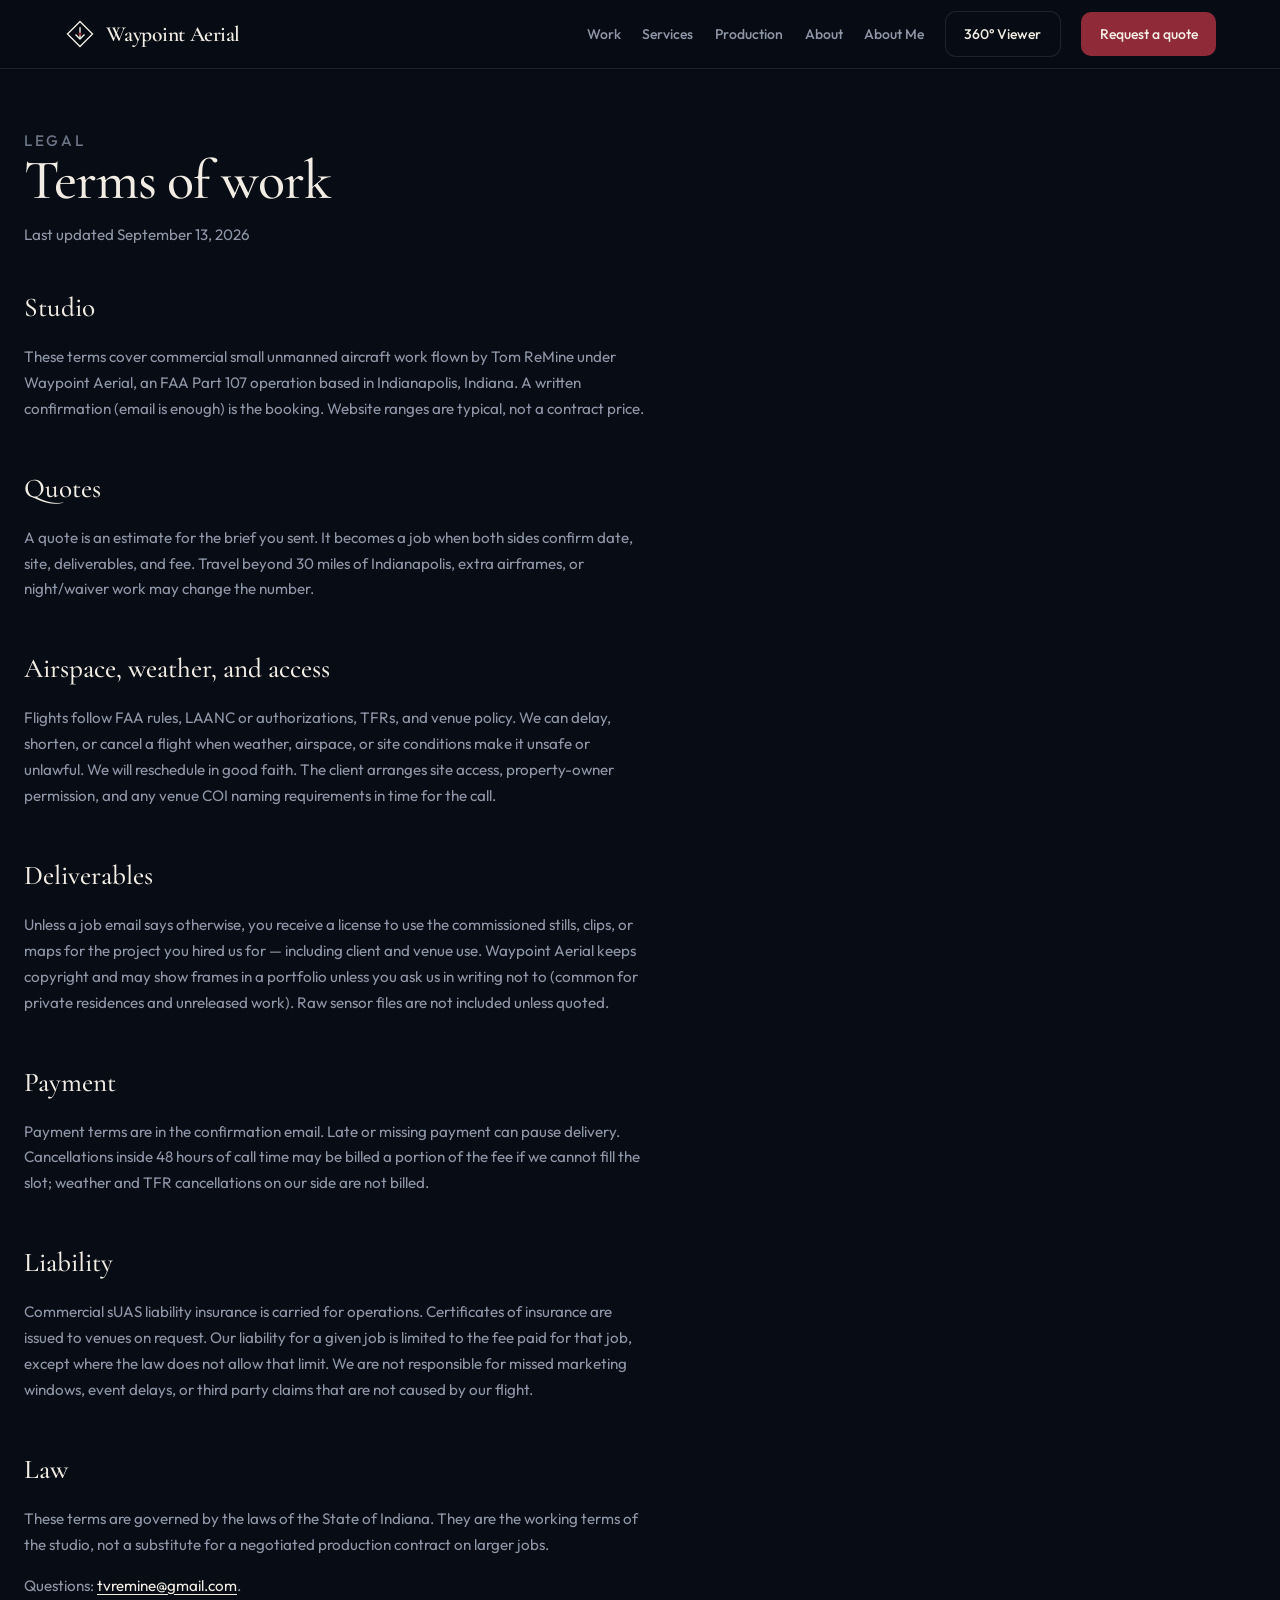
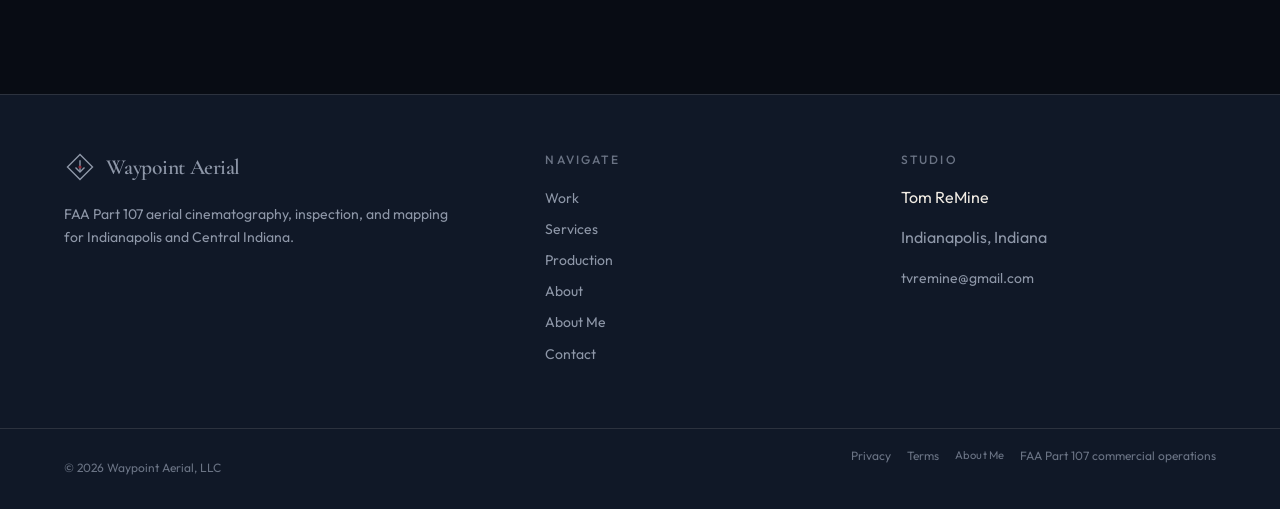
<file: terms/index.html>
<!DOCTYPE html>
<html lang="en">
<head>
  <meta charset="utf-8">
  <meta name="viewport" content="width=device-width, initial-scale=1">
  <title>Terms — Waypoint Aerial</title>
  <meta name="description" content="Working terms for Waypoint Aerial aerial cinematography, inspection, and mapping in Central Indiana.">
  <meta name="theme-color" content="#080c14">
  <link rel="canonical" href="https://tvremine.github.io/terms/">
  <meta property="og:title" content="Terms — Waypoint Aerial">
  <meta property="og:description" content="Working terms for Waypoint Aerial aerial cinematography, inspection, and mapping in Central Indiana.">
  <meta property="og:image" content="https://tvremine.github.io/og.jpg">
  <meta name="twitter:card" content="summary_large_image">
  <link rel="icon" href="/favicon.svg" type="image/svg+xml">
  <link rel="icon" href="/favicon.ico">
  <link rel="apple-touch-icon" href="/brand/apple-touch-icon.png">
  <link rel="manifest" href="/manifest.json">
  <link rel="preconnect" href="https://fonts.googleapis.com">
  <link rel="preconnect" href="https://fonts.gstatic.com" crossorigin>
  <link href="https://fonts.googleapis.com/css2?family=Cormorant+Garamond:ital,wght@0,500;0,600;1,500&family=Outfit:wght@300;400;500;600&display=swap" rel="stylesheet">
  <link rel="stylesheet" href="/css/site.css">
</head>
<body class="has-cta" data-page="terms">
  <header class="site-header is-solid" data-header>
  <div class="header-bar">
    <a class="brand" href="/" aria-label="Waypoint Aerial home"><svg class="mark" viewBox="0 0 32 32" fill="none" aria-hidden="true"><path d="M16 3.5 28.5 16 16 28.5 3.5 16 16 3.5Z" stroke="currentColor" stroke-width="1.4"></path><path d="M16 10v9.5" stroke="currentColor" stroke-width="1.4" stroke-linecap="square"></path><path d="M11.5 16.5 16 21l4.5-4.5" stroke="currentColor" stroke-width="1.4" stroke-linejoin="miter"></path><circle cx="16" cy="16" r="1.6" fill="#8f2a38"></circle></svg><span class="brand-name">Waypoint Aerial</span></a>
    <nav class="nav-desktop" aria-label="Primary">
      <a class="nav-link" href="/work/">Work</a>
<a class="nav-link" href="/services/">Services</a>
<a class="nav-link" href="/production/">Production</a>
<a class="nav-link" href="/about/">About</a>
<a class="nav-link" href="/about-me/">About Me</a>
<a class="btn btn-secondary" href="/360/">360° Viewer</a>
<a class="btn btn-primary" href="/contact/">Request a quote</a>
    </nav>
    <button class="menu-btn" type="button" data-menu-btn aria-expanded="false" aria-label="Open menu">
      <svg data-icon-open width="22" height="22" viewBox="0 0 24 24" fill="none" stroke="currentColor" stroke-width="2" aria-hidden="true"><path d="M4 7h16M4 12h16M4 17h16"></path></svg>
      <svg data-icon-close hidden width="22" height="22" viewBox="0 0 24 24" fill="none" stroke="currentColor" stroke-width="2" aria-hidden="true"><path d="M6 6l12 12M18 6 6 18"></path></svg>
    </button>
  </div>
  <nav class="nav-mobile" data-menu aria-label="Mobile">
    <a class="nav-link" href="/work/">Work</a>
<a class="nav-link" href="/services/">Services</a>
<a class="nav-link" href="/production/">Production</a>
<a class="nav-link" href="/about/">About</a>
<a class="nav-link" href="/about-me/">About Me</a>
<a class="btn btn-secondary" href="/360/">360° Viewer</a>
<a class="btn btn-primary" href="/contact/">Request a quote</a>
  </nav>
</header>
  
<main>
  <section class="section page prose">
    <div class="wrap">
      <p class="kicker dim">Legal</p>
      <h1 class="display page-title">Terms of work</h1>
      <p class="faint">Last updated September 13, 2026</p>
      <div class="stack">
        <section><h2>Studio</h2><p>These terms cover commercial small unmanned aircraft work flown by Tom ReMine under Waypoint Aerial, an FAA Part 107 operation based in Indianapolis, Indiana. A written confirmation (email is enough) is the booking. Website ranges are typical, not a contract price.</p></section>
        <section><h2>Quotes</h2><p>A quote is an estimate for the brief you sent. It becomes a job when both sides confirm date, site, deliverables, and fee. Travel beyond 30 miles of Indianapolis, extra airframes, or night/waiver work may change the number.</p></section>
        <section><h2>Airspace, weather, and access</h2><p>Flights follow FAA rules, LAANC or authorizations, TFRs, and venue policy. We can delay, shorten, or cancel a flight when weather, airspace, or site conditions make it unsafe or unlawful. We will reschedule in good faith. The client arranges site access, property-owner permission, and any venue COI naming requirements in time for the call.</p></section>
        <section><h2>Deliverables</h2><p>Unless a job email says otherwise, you receive a license to use the commissioned stills, clips, or maps for the project you hired us for — including client and venue use. Waypoint Aerial keeps copyright and may show frames in a portfolio unless you ask us in writing not to (common for private residences and unreleased work). Raw sensor files are not included unless quoted.</p></section>
        <section><h2>Payment</h2><p>Payment terms are in the confirmation email. Late or missing payment can pause delivery. Cancellations inside 48 hours of call time may be billed a portion of the fee if we cannot fill the slot; weather and TFR cancellations on our side are not billed.</p></section>
        <section><h2>Liability</h2><p>Commercial sUAS liability insurance is carried for operations. Certificates of insurance are issued to venues on request. Our liability for a given job is limited to the fee paid for that job, except where the law does not allow that limit. We are not responsible for missed marketing windows, event delays, or third party claims that are not caused by our flight.</p></section>
        <section><h2>Law</h2><p>These terms are governed by the laws of the State of Indiana. They are the working terms of the studio, not a substitute for a negotiated production contract on larger jobs.</p><p>Questions: <a href="mailto:tvremine@gmail.com">tvremine@gmail.com</a>.</p></section>
      </div>
    </div>
  </section>
</main>

  <footer class="site-footer">
  <div class="wrap footer-grid">
    <div>
      <a class="brand" href="/"><svg class="mark" viewBox="0 0 32 32" fill="none" aria-hidden="true"><path d="M16 3.5 28.5 16 16 28.5 3.5 16 16 3.5Z" stroke="currentColor" stroke-width="1.4"></path><path d="M16 10v9.5" stroke="currentColor" stroke-width="1.4" stroke-linecap="square"></path><path d="M11.5 16.5 16 21l4.5-4.5" stroke="currentColor" stroke-width="1.4" stroke-linejoin="miter"></path><circle cx="16" cy="16" r="1.6" fill="#8f2a38"></circle></svg><span class="brand-name">Waypoint Aerial</span></a>
      <p class="footer-blurb">FAA Part 107 aerial cinematography, inspection, and mapping for Indianapolis and Central Indiana.</p>
    </div>
    <div>
      <h2>Navigate</h2>
      <ul>
        <li><a href="/work/">Work</a></li>
<li><a href="/services/">Services</a></li>
<li><a href="/production/">Production</a></li>
<li><a href="/about/">About</a></li>
<li><a href="/about-me/">About Me</a></li>
        <li><a href="/contact/">Contact</a></li>
      </ul>
    </div>
    <div>
      <h2>Studio</h2>
      <p>Tom ReMine</p>
      <p class="muted">Indianapolis, Indiana</p>
      <p><a href="mailto:tvremine@gmail.com">tvremine@gmail.com</a></p>
    </div>
  </div>
  <div class="legal">
    <div class="wrap legal-inner">
      <p>© <span data-year>2026</span> Waypoint Aerial, LLC</p>
      <p class="legal-links">
        <a href="/privacy/">Privacy</a>
        <a href="/terms/">Terms</a>
        <a class="about-me-link" href="/about-me/">About Me</a>
        <span>FAA Part 107 commercial operations</span>
      </p>
    </div>
  </div>
</footer>
  <div class="mobile-cta"><a class="btn btn-primary btn-lg" href="/contact/">Request a quote</a></div>
  <script src="/js/site.js"></script>
</body>
</html>
</file>
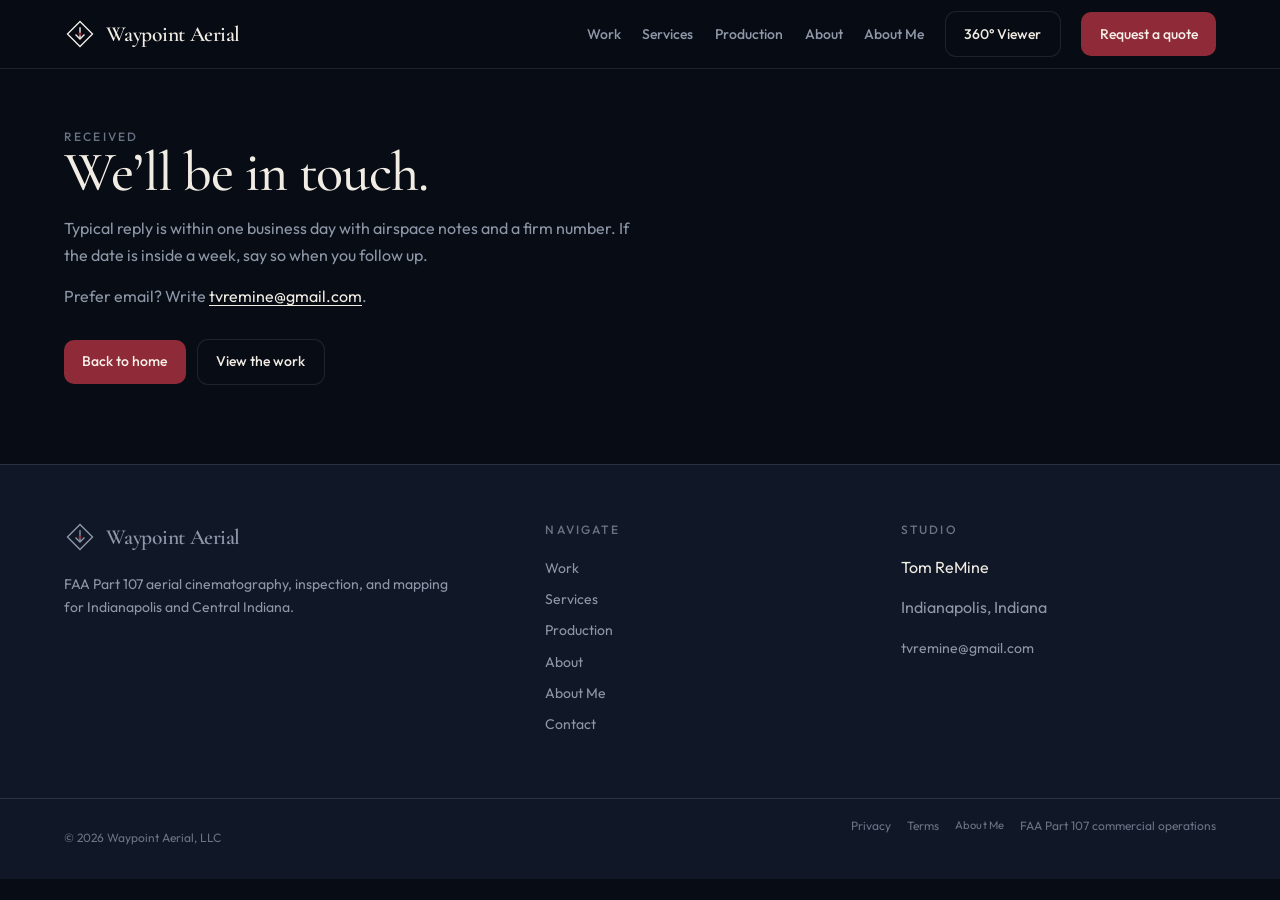
<file: thank-you/index.html>
<!DOCTYPE html>
<html lang="en">
<head>
  <meta charset="utf-8">
  <meta name="viewport" content="width=device-width, initial-scale=1">
  <title>Request received — Waypoint Aerial</title>
  <meta name="description" content="Your quote request was received by Waypoint Aerial.">
  <meta name="theme-color" content="#080c14">
  <link rel="canonical" href="https://tvremine.github.io/thank-you/">
  <meta property="og:title" content="Request received — Waypoint Aerial">
  <meta property="og:description" content="Your quote request was received by Waypoint Aerial.">
  <meta property="og:image" content="https://tvremine.github.io/og.jpg">
  <meta name="twitter:card" content="summary_large_image">
  <link rel="icon" href="/favicon.svg" type="image/svg+xml">
  <link rel="icon" href="/favicon.ico">
  <link rel="apple-touch-icon" href="/brand/apple-touch-icon.png">
  <link rel="manifest" href="/manifest.json">
  <link rel="preconnect" href="https://fonts.googleapis.com">
  <link rel="preconnect" href="https://fonts.gstatic.com" crossorigin>
  <link href="https://fonts.googleapis.com/css2?family=Cormorant+Garamond:ital,wght@0,500;0,600;1,500&family=Outfit:wght@300;400;500;600&display=swap" rel="stylesheet">
  <link rel="stylesheet" href="/css/site.css">
</head>
<body class="" data-page="thank-you">
  <header class="site-header is-solid" data-header>
  <div class="header-bar">
    <a class="brand" href="/" aria-label="Waypoint Aerial home"><svg class="mark" viewBox="0 0 32 32" fill="none" aria-hidden="true"><path d="M16 3.5 28.5 16 16 28.5 3.5 16 16 3.5Z" stroke="currentColor" stroke-width="1.4"></path><path d="M16 10v9.5" stroke="currentColor" stroke-width="1.4" stroke-linecap="square"></path><path d="M11.5 16.5 16 21l4.5-4.5" stroke="currentColor" stroke-width="1.4" stroke-linejoin="miter"></path><circle cx="16" cy="16" r="1.6" fill="#8f2a38"></circle></svg><span class="brand-name">Waypoint Aerial</span></a>
    <nav class="nav-desktop" aria-label="Primary">
      <a class="nav-link" href="/work/">Work</a>
<a class="nav-link" href="/services/">Services</a>
<a class="nav-link" href="/production/">Production</a>
<a class="nav-link" href="/about/">About</a>
<a class="nav-link" href="/about-me/">About Me</a>
<a class="btn btn-secondary" href="/360/">360° Viewer</a>
<a class="btn btn-primary" href="/contact/">Request a quote</a>
    </nav>
    <button class="menu-btn" type="button" data-menu-btn aria-expanded="false" aria-label="Open menu">
      <svg data-icon-open width="22" height="22" viewBox="0 0 24 24" fill="none" stroke="currentColor" stroke-width="2" aria-hidden="true"><path d="M4 7h16M4 12h16M4 17h16"></path></svg>
      <svg data-icon-close hidden width="22" height="22" viewBox="0 0 24 24" fill="none" stroke="currentColor" stroke-width="2" aria-hidden="true"><path d="M6 6l12 12M18 6 6 18"></path></svg>
    </button>
  </div>
  <nav class="nav-mobile" data-menu aria-label="Mobile">
    <a class="nav-link" href="/work/">Work</a>
<a class="nav-link" href="/services/">Services</a>
<a class="nav-link" href="/production/">Production</a>
<a class="nav-link" href="/about/">About</a>
<a class="nav-link" href="/about-me/">About Me</a>
<a class="btn btn-secondary" href="/360/">360° Viewer</a>
<a class="btn btn-primary" href="/contact/">Request a quote</a>
  </nav>
</header>
  
<main>
  <section class="section page">
    <div class="wrap">
      <p class="kicker dim">Received</p>
      <h1 class="display page-title">We’ll be in touch.</h1>
      <p class="lede" style="max-width:36rem">Typical reply is within one business day with airspace notes and a firm number. If the date is inside a week, say so when you follow up.</p>
      <p class="muted" data-ref hidden>Reference <strong></strong></p>
      <p class="muted" style="max-width:36rem">Prefer email? Write <a href="mailto:tvremine@gmail.com" style="color:var(--fg);text-decoration:underline;text-underline-offset:3px">tvremine@gmail.com</a><span data-ref-mail>.</span></p>
      <div style="display:flex;flex-wrap:wrap;gap:0.75rem;margin-top:2rem">
        <a class="btn btn-primary" href="/">Back to home</a>
        <a class="btn btn-secondary" href="/work/">View the work</a>
      </div>
    </div>
  </section>
</main>

  <footer class="site-footer">
  <div class="wrap footer-grid">
    <div>
      <a class="brand" href="/"><svg class="mark" viewBox="0 0 32 32" fill="none" aria-hidden="true"><path d="M16 3.5 28.5 16 16 28.5 3.5 16 16 3.5Z" stroke="currentColor" stroke-width="1.4"></path><path d="M16 10v9.5" stroke="currentColor" stroke-width="1.4" stroke-linecap="square"></path><path d="M11.5 16.5 16 21l4.5-4.5" stroke="currentColor" stroke-width="1.4" stroke-linejoin="miter"></path><circle cx="16" cy="16" r="1.6" fill="#8f2a38"></circle></svg><span class="brand-name">Waypoint Aerial</span></a>
      <p class="footer-blurb">FAA Part 107 aerial cinematography, inspection, and mapping for Indianapolis and Central Indiana.</p>
    </div>
    <div>
      <h2>Navigate</h2>
      <ul>
        <li><a href="/work/">Work</a></li>
<li><a href="/services/">Services</a></li>
<li><a href="/production/">Production</a></li>
<li><a href="/about/">About</a></li>
<li><a href="/about-me/">About Me</a></li>
        <li><a href="/contact/">Contact</a></li>
      </ul>
    </div>
    <div>
      <h2>Studio</h2>
      <p>Tom ReMine</p>
      <p class="muted">Indianapolis, Indiana</p>
      <p><a href="mailto:tvremine@gmail.com">tvremine@gmail.com</a></p>
    </div>
  </div>
  <div class="legal">
    <div class="wrap legal-inner">
      <p>© <span data-year>2026</span> Waypoint Aerial, LLC</p>
      <p class="legal-links">
        <a href="/privacy/">Privacy</a>
        <a href="/terms/">Terms</a>
        <a class="about-me-link" href="/about-me/">About Me</a>
        <span>FAA Part 107 commercial operations</span>
      </p>
    </div>
  </div>
</footer>
  
  <script src="/js/site.js"></script>
</body>
</html>
</file>
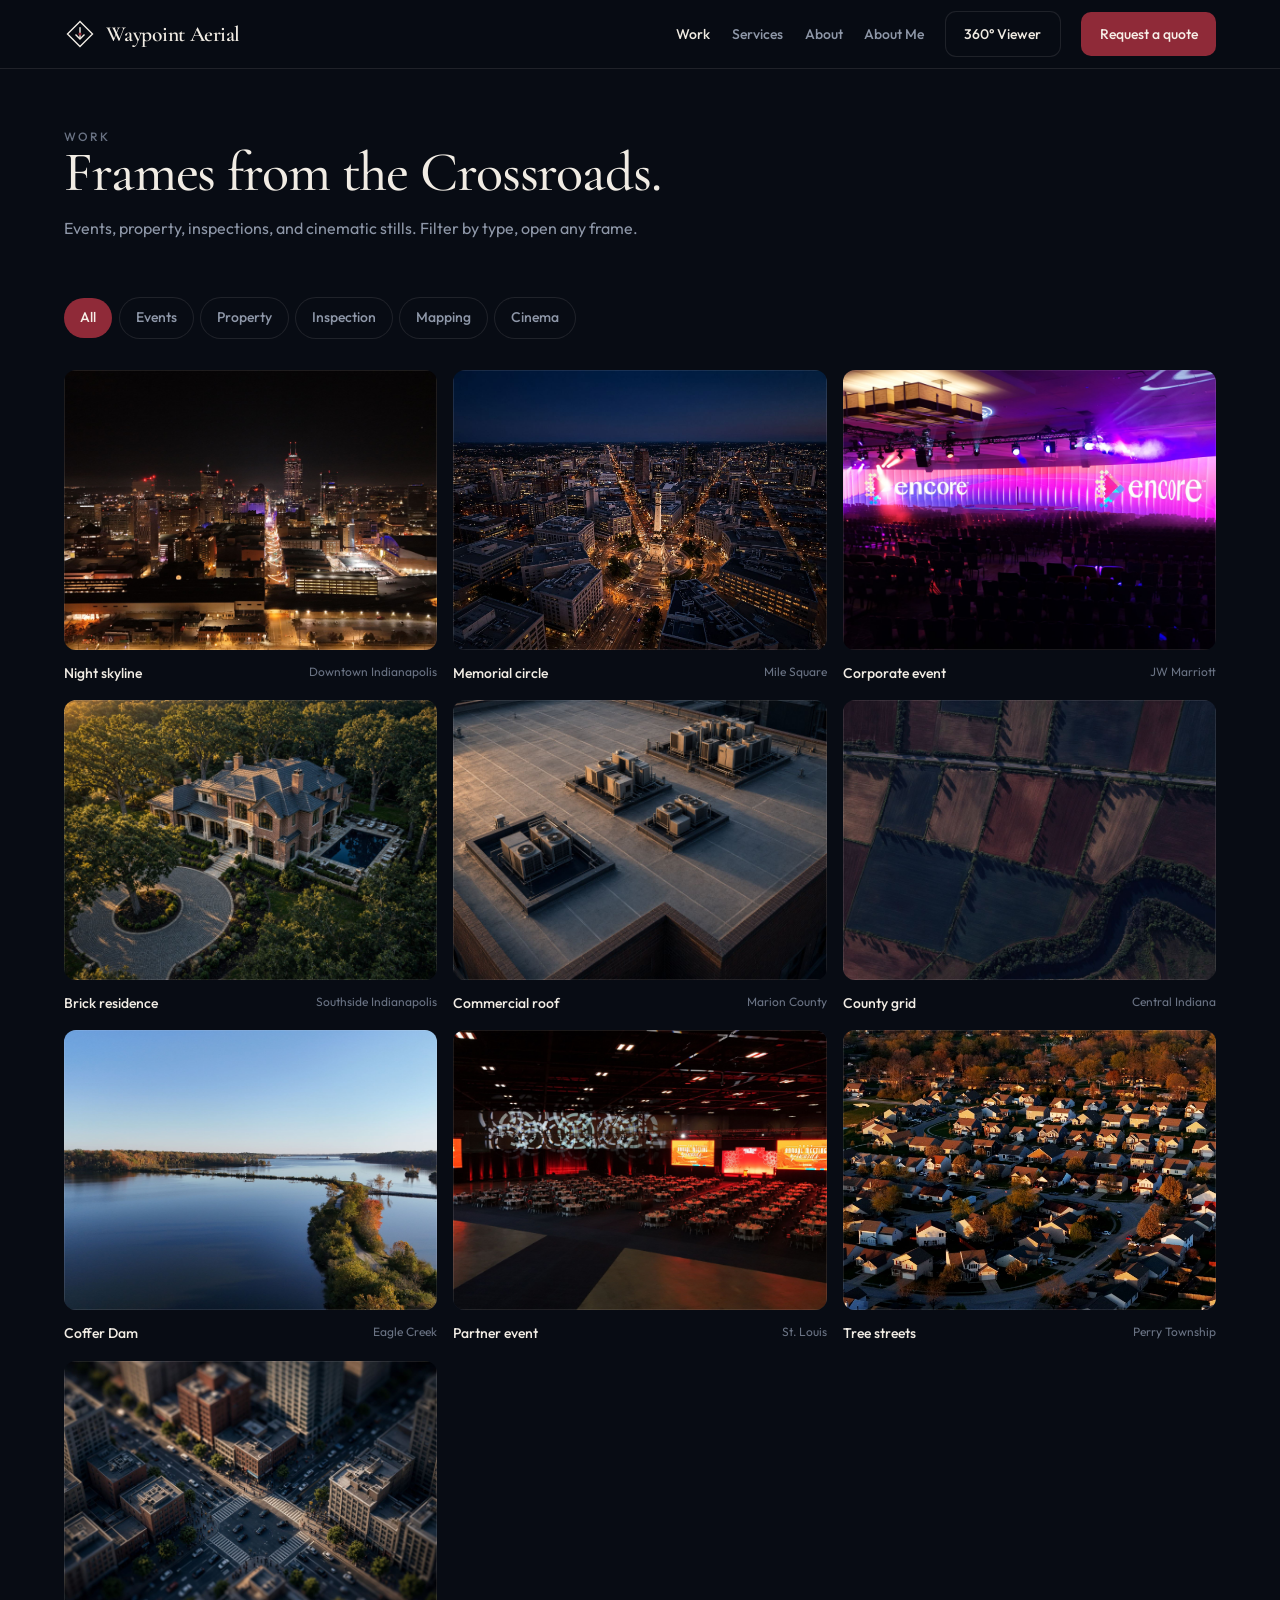
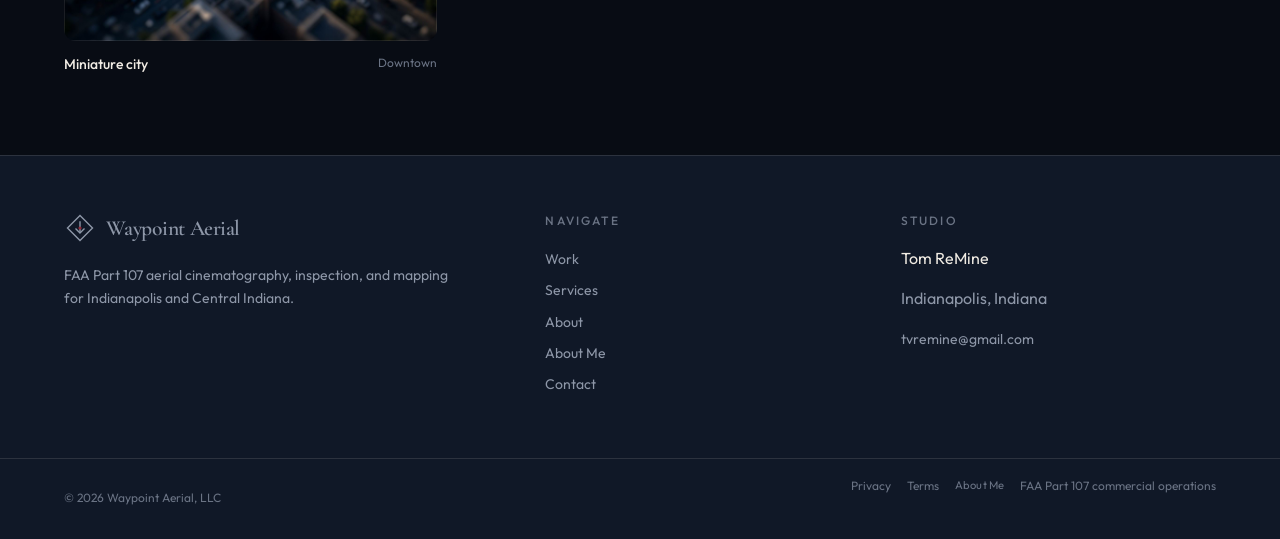
<file: work/index.html>
<!DOCTYPE html>
<html lang="en">
<head>
  <meta charset="utf-8">
  <meta name="viewport" content="width=device-width, initial-scale=1">
  <title>Work — Waypoint Aerial</title>
  <meta name="description" content="Selected aerial stills from Waypoint Aerial — events, property, inspections, and cinematic frames across Central Indiana.">
  <meta name="theme-color" content="#080c14">
  <link rel="canonical" href="https://tvremine.github.io/work/">
  <meta property="og:title" content="Work — Waypoint Aerial">
  <meta property="og:description" content="Selected aerial stills from Waypoint Aerial — events, property, inspections, and cinematic frames across Central Indiana.">
  <meta property="og:image" content="https://tvremine.github.io/og.jpg">
  <meta name="twitter:card" content="summary_large_image">
  <link rel="icon" href="/favicon.svg" type="image/svg+xml">
  <link rel="icon" href="/favicon.ico">
  <link rel="apple-touch-icon" href="/brand/apple-touch-icon.png">
  <link rel="manifest" href="/manifest.json">
  <link rel="preconnect" href="https://fonts.googleapis.com">
  <link rel="preconnect" href="https://fonts.gstatic.com" crossorigin>
  <link href="https://fonts.googleapis.com/css2?family=Cormorant+Garamond:ital,wght@0,500;0,600;1,500&family=Outfit:wght@300;400;500;600&display=swap" rel="stylesheet">
  <link rel="stylesheet" href="/css/site.css">
</head>
<body class="has-cta" data-page="work">
  <header class="site-header is-solid" data-header>
  <div class="header-bar">
    <a class="brand" href="/" aria-label="Waypoint Aerial home"><svg class="mark" viewBox="0 0 32 32" fill="none" aria-hidden="true"><path d="M16 3.5 28.5 16 16 28.5 3.5 16 16 3.5Z" stroke="currentColor" stroke-width="1.4"></path><path d="M16 10v9.5" stroke="currentColor" stroke-width="1.4" stroke-linecap="square"></path><path d="M11.5 16.5 16 21l4.5-4.5" stroke="currentColor" stroke-width="1.4" stroke-linejoin="miter"></path><circle cx="16" cy="16" r="1.6" fill="#8f2a38"></circle></svg><span class="brand-name">Waypoint Aerial</span></a>
    <nav class="nav-desktop" aria-label="Primary">
      <a class="nav-link" href="/work/" aria-current="page">Work</a>
<a class="nav-link" href="/services/">Services</a>
<a class="nav-link" href="/about/">About</a>
<a class="nav-link" href="/about-me/">About Me</a>
<a class="btn btn-secondary" href="/360/">360° Viewer</a>
<a class="btn btn-primary" href="/contact/">Request a quote</a>
    </nav>
    <button class="menu-btn" type="button" data-menu-btn aria-expanded="false" aria-label="Open menu">
      <svg data-icon-open width="22" height="22" viewBox="0 0 24 24" fill="none" stroke="currentColor" stroke-width="2" aria-hidden="true"><path d="M4 7h16M4 12h16M4 17h16"></path></svg>
      <svg data-icon-close hidden width="22" height="22" viewBox="0 0 24 24" fill="none" stroke="currentColor" stroke-width="2" aria-hidden="true"><path d="M6 6l12 12M18 6 6 18"></path></svg>
    </button>
  </div>
  <nav class="nav-mobile" data-menu aria-label="Mobile">
    <a class="nav-link" href="/work/" aria-current="page">Work</a>
<a class="nav-link" href="/services/">Services</a>
<a class="nav-link" href="/about/">About</a>
<a class="nav-link" href="/about-me/">About Me</a>
<a class="btn btn-secondary" href="/360/">360° Viewer</a>
<a class="btn btn-primary" href="/contact/">Request a quote</a>
  </nav>
</header>
  
<main>
  <section class="section page" style="padding-bottom:2.5rem">
    <div class="wrap">
      <p class="kicker dim">Work</p>
      <h1 class="display page-title">Frames from the Crossroads.</h1>
      <p class="lede" style="max-width:40rem">Events, property, inspections, and cinematic stills. Filter by type, open any frame.</p>
    </div>
  </section>
  <section class="section" style="padding-top:0" data-gallery>
    <div class="wrap">
      <div class="filters">
        <button class="filter" type="button" data-filter="all" aria-pressed="true">All</button>
        <button class="filter" type="button" data-filter="events" aria-pressed="false">Events</button>
        <button class="filter" type="button" data-filter="property" aria-pressed="false">Property</button>
        <button class="filter" type="button" data-filter="inspection" aria-pressed="false">Inspection</button>
        <button class="filter" type="button" data-filter="mapping" aria-pressed="false">Mapping</button>
        <button class="filter" type="button" data-filter="cinema" aria-pressed="false">Cinema</button>
      </div>
      <ul class="gallery" data-gallery-list>
        <li class="" data-item="skyline" data-category="cinema" data-title="Night skyline" data-location="Downtown Indianapolis"><button type="button" class="work-card" data-open="skyline"><div class="frame ratio-4-3"><img src="/media/hero.jpg" alt="Downtown Indianapolis skyline at night from the air"></div><div class="work-meta"><span>Night skyline</span><span>Downtown Indianapolis</span></div></button></li><li class="" data-item="circle" data-category="cinema" data-title="Memorial circle" data-location="Mile Square"><button type="button" class="work-card" data-open="circle"><div class="frame ratio-4-3"><img src="/media/work-circle.jpg" alt="Twilight aerial looking toward a limestone monument circle"></div><div class="work-meta"><span>Memorial circle</span><span>Mile Square</span></div></button></li><li class="" data-item="reception" data-category="events" data-title="Corporate event" data-location="JW Marriott"><button type="button" class="work-card" data-open="reception"><div class="frame ratio-4-3"><img src="/media/work-corporate-event.jpg" alt="Ballroom general session with a wide LED wall, moving lights, and theater seating"></div><div class="work-meta"><span>Corporate event</span><span>JW Marriott</span></div></button></li><li class="" data-item="residence" data-category="property" data-title="Brick residence" data-location="Southside Indianapolis"><button type="button" class="work-card" data-open="residence"><div class="frame ratio-4-3"><img src="/media/property.jpg" alt="Aerial of a brick home with pool at golden hour"></div><div class="work-meta"><span>Brick residence</span><span>Southside Indianapolis</span></div></button></li><li class="" data-item="roof" data-category="inspection" data-title="Commercial roof" data-location="Marion County"><button type="button" class="work-card" data-open="roof"><div class="frame ratio-4-3"><img src="/media/inspect.jpg" alt="Close aerial of rooftop mechanicals"></div><div class="work-meta"><span>Commercial roof</span><span>Marion County</span></div></button></li><li class="" data-item="fields" data-category="mapping" data-title="County grid" data-location="Central Indiana"><button type="button" class="work-card" data-open="fields"><div class="frame ratio-4-3"><img src="/media/mapping.jpg" alt="Nadir aerial of farmland and hedgerows"></div><div class="work-meta"><span>County grid</span><span>Central Indiana</span></div></button></li><li class="" data-item="river" data-category="cinema" data-title="Coffer Dam" data-location="Eagle Creek"><button type="button" class="work-card" data-open="river"><div class="frame ratio-4-3"><img src="/media/work-eagle-creek.jpg" alt="Fall aerial of the Coffer Dam causeway on Eagle Creek Reservoir" style="object-position: 70% center"></div><div class="work-meta"><span>Coffer Dam</span><span>Eagle Creek</span></div></button></li><li class="" data-item="stadium" data-category="events" data-title="Partner event" data-location="St. Louis"><button type="button" class="work-card" data-open="stadium"><div class="frame ratio-4-3"><img src="/media/work-partner-event.jpg" alt="Convention hall set for an awards dinner with large screens and banquet rounds" style="object-position: 55% center"></div><div class="work-meta"><span>Partner event</span><span>St. Louis</span></div></button></li><li class="" data-item="neighborhood" data-category="property" data-title="Tree streets" data-location="Perry Township"><button type="button" class="work-card" data-open="neighborhood"><div class="frame ratio-4-3"><img src="/media/work-perry-township.jpg" alt="Golden-hour aerial of a Perry Township subdivision with autumn trees" style="object-position: 35% center"></div><div class="work-meta"><span>Tree streets</span><span>Perry Township</span></div></button></li><li class="" data-item="tilt" data-category="cinema" data-title="Miniature city" data-location="Downtown"><button type="button" class="work-card" data-open="tilt"><div class="frame ratio-4-3"><img src="/media/work-tilt.jpg" alt="Tilt-shift aerial of a downtown intersection"></div><div class="work-meta"><span>Miniature city</span><span>Downtown</span></div></button></li>
      </ul>
    </div>
  </section>
  <div class="lightbox" data-lightbox hidden role="dialog" aria-modal="true" aria-label="Frame">
    <button class="lightbox-close" type="button" data-light-close aria-label="Close">×</button>
    <figure>
      <img alt="">
      <figcaption><span data-light-title></span><span class="muted" data-light-loc></span></figcaption>
    </figure>
  </div>
</main>

  <footer class="site-footer">
  <div class="wrap footer-grid">
    <div>
      <a class="brand" href="/"><svg class="mark" viewBox="0 0 32 32" fill="none" aria-hidden="true"><path d="M16 3.5 28.5 16 16 28.5 3.5 16 16 3.5Z" stroke="currentColor" stroke-width="1.4"></path><path d="M16 10v9.5" stroke="currentColor" stroke-width="1.4" stroke-linecap="square"></path><path d="M11.5 16.5 16 21l4.5-4.5" stroke="currentColor" stroke-width="1.4" stroke-linejoin="miter"></path><circle cx="16" cy="16" r="1.6" fill="#8f2a38"></circle></svg><span class="brand-name">Waypoint Aerial</span></a>
      <p class="footer-blurb">FAA Part 107 aerial cinematography, inspection, and mapping for Indianapolis and Central Indiana.</p>
    </div>
    <div>
      <h2>Navigate</h2>
      <ul>
        <li><a href="/work/">Work</a></li>
<li><a href="/services/">Services</a></li>
<li><a href="/about/">About</a></li>
<li><a href="/about-me/">About Me</a></li>
        <li><a href="/contact/">Contact</a></li>
      </ul>
    </div>
    <div>
      <h2>Studio</h2>
      <p>Tom ReMine</p>
      <p class="muted">Indianapolis, Indiana</p>
      <p><a href="mailto:tvremine@gmail.com">tvremine@gmail.com</a></p>
    </div>
  </div>
  <div class="legal">
    <div class="wrap legal-inner">
      <p>© <span data-year>2026</span> Waypoint Aerial, LLC</p>
      <p class="legal-links">
        <a href="/privacy/">Privacy</a>
        <a href="/terms/">Terms</a>
        <a class="about-me-link" href="/about-me/">About Me</a>
        <span>FAA Part 107 commercial operations</span>
      </p>
    </div>
  </div>
</footer>
  <div class="mobile-cta"><a class="btn btn-primary btn-lg" href="/contact/">Request a quote</a></div>
  <script src="/js/site.js"></script>
</body>
</html>
</file>
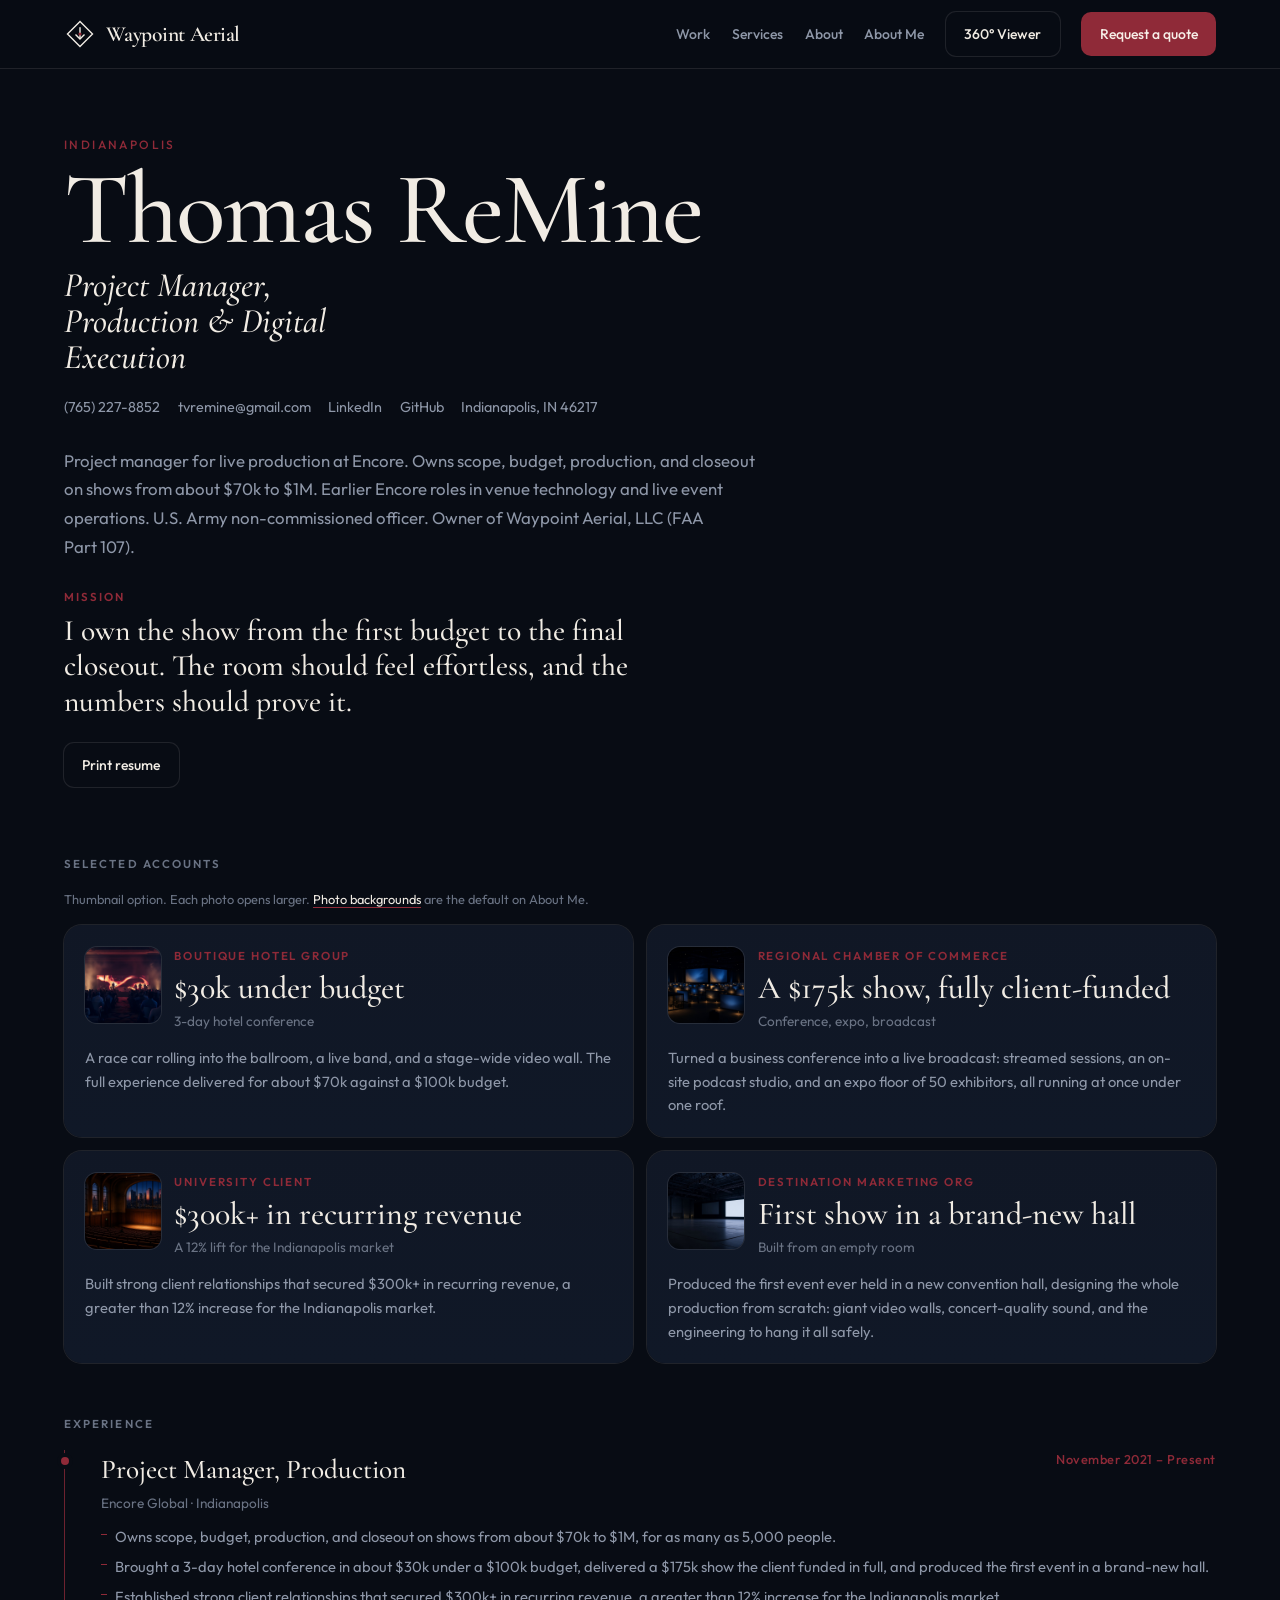
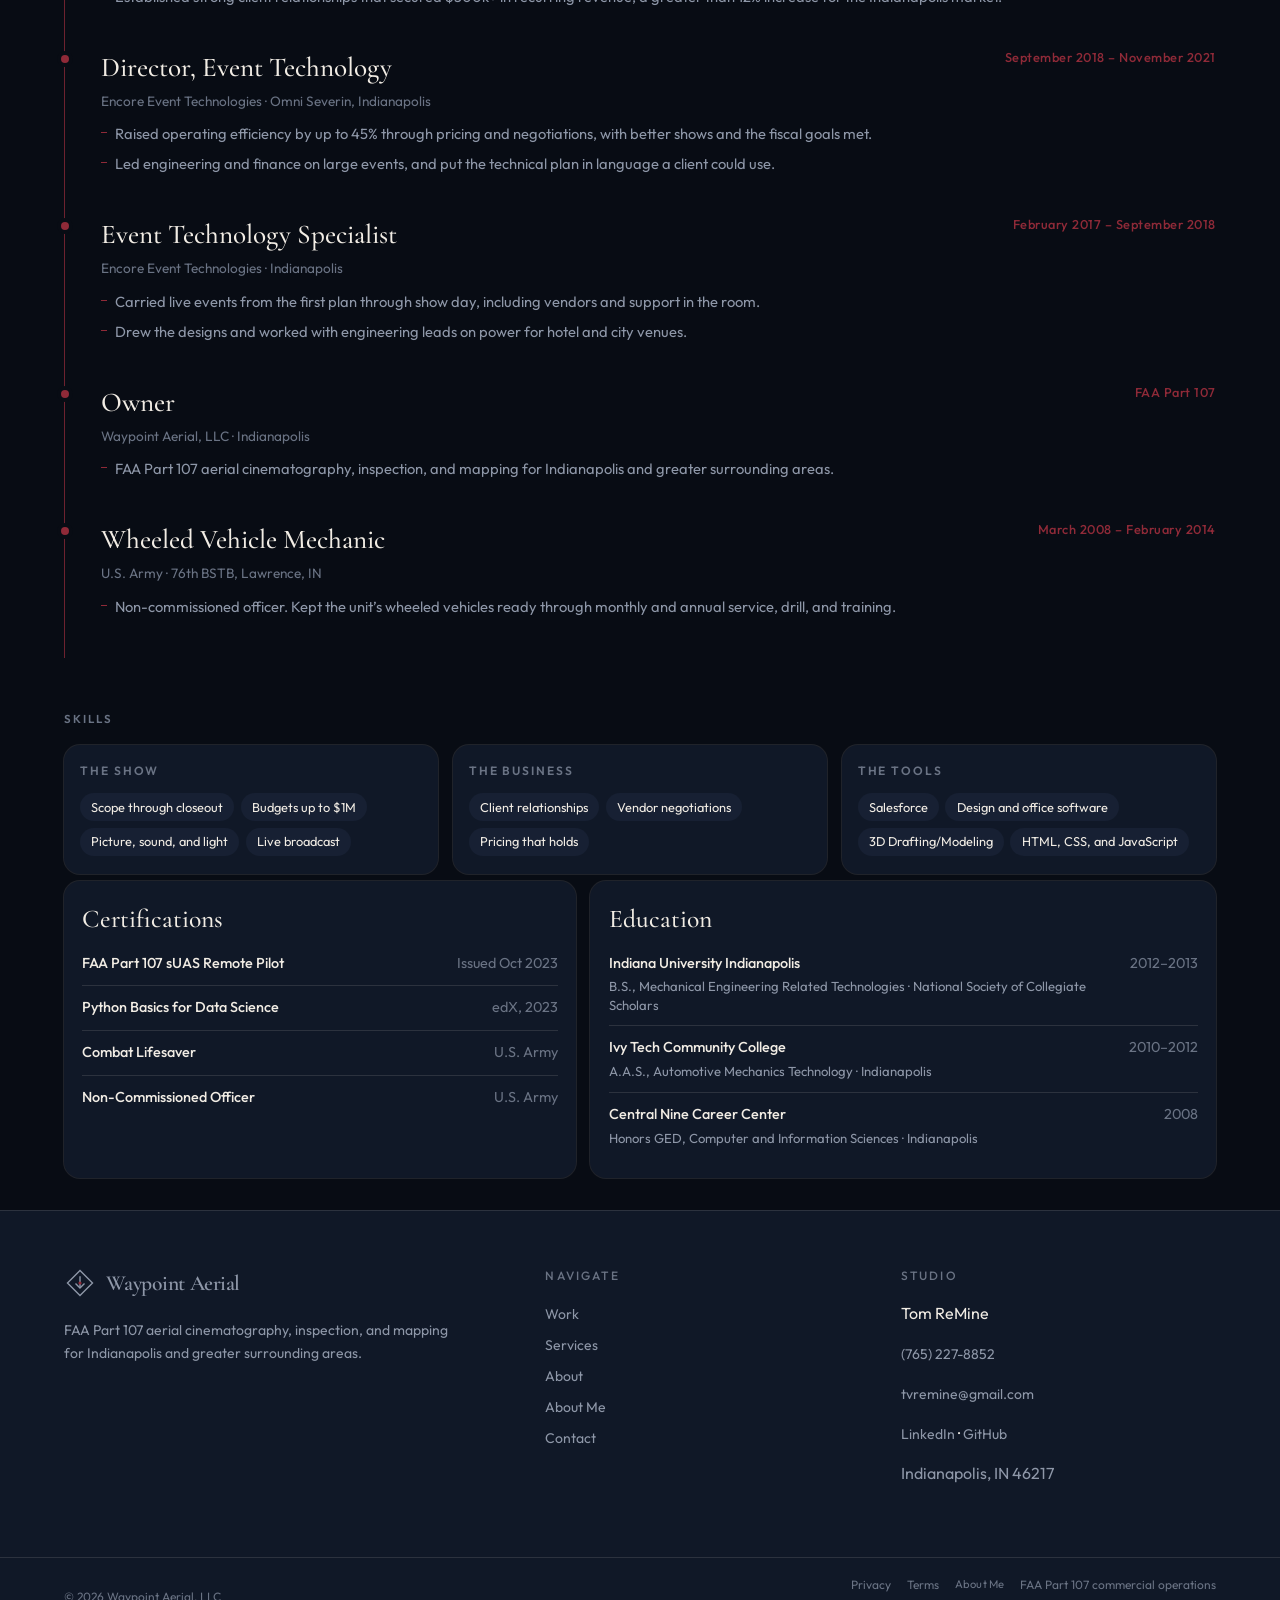
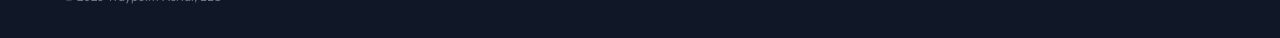
<file: about-me/option-b.html>
<!DOCTYPE html>
<html lang="en">
<head>
  <meta charset="utf-8">
  <meta name="viewport" content="width=device-width, initial-scale=1">
  <title>About Me, thumbnail option — Waypoint Aerial</title>
  <meta name="robots" content="noindex">
  <meta name="description" content="Thumbnail layout for the account cards on Thomas ReMine’s About Me page.">
  <meta name="theme-color" content="#080c14">
  <link rel="canonical" href="https://tvremine.github.io/about-me/option-b.html">
  <meta property="og:title" content="About Me, thumbnail option — Waypoint Aerial">
  <meta property="og:description" content="Thomas ReMine, project manager for production and digital execution at Encore Global, and owner of Waypoint Aerial, LLC in Indianapolis.">
  <meta property="og:image" content="https://tvremine.github.io/og.jpg">
  <meta name="twitter:card" content="summary_large_image">
  <link rel="icon" href="/favicon.svg" type="image/svg+xml">
  <link rel="icon" href="/favicon.ico">
  <link rel="apple-touch-icon" href="/brand/apple-touch-icon.png">
  <link rel="manifest" href="/manifest.json">
  <link rel="preconnect" href="https://fonts.googleapis.com">
  <link rel="preconnect" href="https://fonts.gstatic.com" crossorigin>
  <link href="https://fonts.googleapis.com/css2?family=Cormorant+Garamond:ital,wght@0,500;0,600;1,500&family=Outfit:wght@300;400;500;600&display=swap" rel="stylesheet">
  <link rel="stylesheet" href="/css/site.css">
</head>
<body class="" data-page="about-me">
  <header class="site-header is-solid" data-header>
  <div class="header-bar">
    <a class="brand" href="/" aria-label="Waypoint Aerial home"><svg class="mark" viewBox="0 0 32 32" fill="none" aria-hidden="true"><path d="M16 3.5 28.5 16 16 28.5 3.5 16 16 3.5Z" stroke="currentColor" stroke-width="1.4"></path><path d="M16 10v9.5" stroke="currentColor" stroke-width="1.4" stroke-linecap="square"></path><path d="M11.5 16.5 16 21l4.5-4.5" stroke="currentColor" stroke-width="1.4" stroke-linejoin="miter"></path><circle cx="16" cy="16" r="1.6" fill="#8f2a38"></circle></svg><span class="brand-name">Waypoint Aerial</span></a>
    <nav class="nav-desktop" aria-label="Primary">
      <a class="nav-link" href="/work/">Work</a>
<a class="nav-link" href="/services/">Services</a>
<a class="nav-link" href="/about/">About</a>
<a class="nav-link" href="/about-me/">About Me</a>
<a class="btn btn-secondary" href="/360/">360° Viewer</a>
<a class="btn btn-primary" href="/contact/">Request a quote</a>
    </nav>
    <button class="menu-btn" type="button" data-menu-btn aria-expanded="false" aria-label="Open menu">
      <svg data-icon-open width="22" height="22" viewBox="0 0 24 24" fill="none" stroke="currentColor" stroke-width="2" aria-hidden="true"><path d="M4 7h16M4 12h16M4 17h16"></path></svg>
      <svg data-icon-close hidden width="22" height="22" viewBox="0 0 24 24" fill="none" stroke="currentColor" stroke-width="2" aria-hidden="true"><path d="M6 6l12 12M18 6 6 18"></path></svg>
    </button>
  </div>
  <nav class="nav-mobile" data-menu aria-label="Mobile">
    <a class="nav-link" href="/work/">Work</a>
<a class="nav-link" href="/services/">Services</a>
<a class="nav-link" href="/about/">About</a>
<a class="nav-link" href="/about-me/">About Me</a>
<a class="btn btn-secondary" href="/360/">360° Viewer</a>
<a class="btn btn-primary" href="/contact/">Request a quote</a>
  </nav>
</header>
  
<main class="resume">
  <header class="wrap resume-intro">
    <p class="kicker resume-kicker">Indianapolis</p>
    <h1 class="display">Thomas ReMine</h1>
    <p class="resume-role">Project Manager, Production &amp; Digital Execution</p>
    <ul class="contact-row">
      <li><a href="tel:+17652278852">(765) 227-8852</a></li>
      <li><a href="mailto:tvremine@gmail.com">tvremine@gmail.com</a></li>
      <li><a href="https://www.linkedin.com/in/thomasremine">LinkedIn</a></li>
      <li><a href="https://github.com/tvremine">GitHub</a></li>
      <li>Indianapolis, IN 46217</li>
    </ul>
    <p class="resume-summary">Project manager for live production at Encore. Owns scope, budget, production, and closeout on shows from about $70k to $1M. Earlier Encore roles in venue technology and live event operations. U.S. Army non-commissioned officer. Owner of Waypoint Aerial, LLC (FAA Part 107).</p>
    <p class="mission-label">Mission</p>
    <p class="resume-mission">I own the show from the first budget to the final closeout. The room should feel effortless, and the numbers should prove it.</p>
    <div class="resume-tools print-hide">
      <button class="btn btn-secondary" type="button" data-print>Print resume</button>
    </div>
  </header>

  <section class="wrap">
    <h2 class="section-label">Selected accounts</h2>
    <p class="option-banner print-hide">Thumbnail option. Each photo opens larger. <a href="/about-me/">Photo backgrounds</a> are the default on About Me.</p>
    <!--
      Account-card photos are placeholders. Replace the files in media/placeholders/
      and keep the filenames, or update the img src on each thumbnail:
      davidson-show.jpg — Davidson show
      drcc.jpg — DRCC
      duke.jpg — Duke, secured recurring revenue
      explore-st-louis.jpg — Explore St. Louis
    -->
    <div class="proof proof-thumbs">
      <article>
        <div class="proof-head">
          <!-- Swap photo: media/placeholders/davidson-show.jpg (Davidson show) -->
          <button class="proof-thumb" type="button" data-proof-open data-title="Boutique hotel group" data-note="$30k under budget" data-full-alt="A race car in a hotel ballroom, with a live band and a stage-wide video wall" aria-label="Enlarge photo for boutique hotel group">
            <img src="/media/placeholders/davidson-show.jpg" alt="">
          </button>
          <div class="proof-head-copy">
            <p class="who">Boutique hotel group</p>
            <h2>$30k under budget</h2>
            <p class="where">3-day hotel conference</p>
          </div>
        </div>
        <p>A race car rolling into the ballroom, a live band, and a stage-wide video wall. The full experience delivered for about $70k against a $100k budget.</p>
      </article>
      <article>
        <div class="proof-head">
          <!-- Swap photo: media/placeholders/drcc.jpg (DRCC) -->
          <button class="proof-thumb" type="button" data-proof-open data-title="Regional chamber of commerce" data-note="A $175k show, fully client-funded" data-full-alt="A conference running as a live broadcast, with streamed sessions, a podcast studio, and an expo floor" aria-label="Enlarge photo for regional chamber of commerce">
            <img src="/media/placeholders/drcc.jpg" alt="">
          </button>
          <div class="proof-head-copy">
            <p class="who">Regional chamber of commerce</p>
            <h2>A $175k show, fully client-funded</h2>
            <p class="where">Conference, expo, broadcast</p>
          </div>
        </div>
        <p>Turned a business conference into a live broadcast: streamed sessions, an on-site podcast studio, and an expo floor of 50 exhibitors, all running at once under one roof.</p>
      </article>
      <article>
        <div class="proof-head">
          <!-- Swap photo: media/placeholders/duke.jpg (Duke, secured recurring revenue) -->
          <button class="proof-thumb" type="button" data-proof-open data-title="University client" data-note="$300k+ in recurring revenue" data-full-alt="A university relationship worth $300k+ a year to the Indianapolis market" aria-label="Enlarge photo for university client">
            <img src="/media/placeholders/duke.jpg" alt="">
          </button>
          <div class="proof-head-copy">
            <p class="who">University client</p>
            <h2>$300k+ in recurring revenue</h2>
            <p class="where">A 12% lift for the Indianapolis market</p>
          </div>
        </div>
        <p>Built strong client relationships that secured $300k+ in recurring revenue, a greater than 12% increase for the Indianapolis market.</p>
      </article>
      <article>
        <div class="proof-head">
          <!-- Swap photo: media/placeholders/explore-st-louis.jpg (Explore St. Louis) -->
          <button class="proof-thumb" type="button" data-proof-open data-title="Destination marketing org" data-note="First show in a brand-new hall" data-full-alt="A brand-new convention hall prepared for its first show, with giant video walls and concert-quality sound" aria-label="Enlarge photo for destination marketing org">
            <img src="/media/placeholders/explore-st-louis.jpg" alt="">
          </button>
          <div class="proof-head-copy">
            <p class="who">Destination marketing org</p>
            <h2>First show in a brand-new hall</h2>
            <p class="where">Built from an empty room</p>
          </div>
        </div>
        <p>Produced the first event ever held in a new convention hall, designing the whole production from scratch: giant video walls, concert-quality sound, and the engineering to hang it all safely.</p>
      </article>
    </div>

    <h2 class="section-label">Experience</h2>
    <ol class="timeline">
      <li class="role">
        <div class="role-top">
          <h3>Project Manager, Production</h3>
          <span class="when">November 2021 – Present</span>
        </div>
        <p class="org">Encore Global · Indianapolis</p>
        <ul>
          <li>Owns scope, budget, production, and closeout on shows from about $70k to $1M, for as many as 5,000 people.</li>
          <li>Brought a 3-day hotel conference in about $30k under a $100k budget, delivered a $175k show the client funded in full, and produced the first event in a brand-new hall.</li>
          <li>Established strong client relationships that secured $300k+ in recurring revenue, a greater than 12% increase for the Indianapolis market.</li>
        </ul>
      </li>
      <li class="role">
        <div class="role-top">
          <h3>Director, Event Technology</h3>
          <span class="when">September 2018 – November 2021</span>
        </div>
        <p class="org">Encore Event Technologies · Omni Severin, Indianapolis</p>
        <ul>
          <li>Raised operating efficiency by up to 45% through pricing and negotiations, with better shows and the fiscal goals met.</li>
          <li>Led engineering and finance on large events, and put the technical plan in language a client could use.</li>
        </ul>
      </li>
      <li class="role">
        <div class="role-top">
          <h3>Event Technology Specialist</h3>
          <span class="when">February 2017 – September 2018</span>
        </div>
        <p class="org">Encore Event Technologies · Indianapolis</p>
        <ul>
          <li>Carried live events from the first plan through show day, including vendors and support in the room.</li>
          <li>Drew the designs and worked with engineering leads on power for hotel and city venues.</li>
        </ul>
      </li>
      <li class="role">
        <div class="role-top">
          <h3>Owner</h3>
          <span class="when">FAA Part 107</span>
        </div>
        <p class="org">Waypoint Aerial, LLC · Indianapolis</p>
        <ul>
          <li>FAA Part 107 aerial cinematography, inspection, and mapping for Indianapolis and greater surrounding areas.</li>
        </ul>
      </li>
      <li class="role">
        <div class="role-top">
          <h3>Wheeled Vehicle Mechanic</h3>
          <span class="when">March 2008 – February 2014</span>
        </div>
        <p class="org">U.S. Army · 76th BSTB, Lawrence, IN</p>
        <ul>
          <li>Non-commissioned officer. Kept the unit’s wheeled vehicles ready through monthly and annual service, drill, and training.</li>
        </ul>
      </li>
    </ol>

    <h2 class="section-label">Skills</h2>
    <div class="skill-grid">
      <article class="skill-group">
        <h3>The show</h3>
        <div class="chips">
          <span class="chip">Scope through closeout</span><span class="chip">Budgets up to $1M</span><span class="chip">Picture, sound, and light</span><span class="chip">Live broadcast</span>
        </div>
      </article>
      <article class="skill-group">
        <h3>The business</h3>
        <div class="chips">
          <span class="chip">Client relationships</span><span class="chip">Vendor negotiations</span><span class="chip">Pricing that holds</span>
        </div>
      </article>
      <article class="skill-group">
        <h3>The tools</h3>
        <div class="chips">
          <span class="chip">Salesforce</span><span class="chip">Design and office software</span><span class="chip">3D Drafting/Modeling</span><span class="chip">HTML, CSS, and JavaScript</span>
        </div>
      </article>
    </div>

    <div class="lower">
      <article>
        <h3>Certifications</h3>
        <ul>
          <li><strong>FAA Part 107 sUAS Remote Pilot</strong><span class="meta">Issued Oct 2023</span></li>
          <li><strong>Python Basics for Data Science</strong><span class="meta">edX, 2023</span></li>
          <li><strong>Combat Lifesaver</strong><span class="meta">U.S. Army</span></li>
          <li><strong>Non-Commissioned Officer</strong><span class="meta">U.S. Army</span></li>
        </ul>
      </article>
      <article>
        <h3>Education</h3>
        <ul>
          <li>
            <div>
              <strong>Indiana University Indianapolis</strong>
              <span class="degree">B.S., Mechanical Engineering Related Technologies · National Society of Collegiate Scholars</span>
            </div>
            <span class="meta">2012–2013</span>
          </li>
          <li>
            <div>
              <strong>Ivy Tech Community College</strong>
              <span class="degree">A.A.S., Automotive Mechanics Technology · Indianapolis</span>
            </div>
            <span class="meta">2010–2012</span>
          </li>
          <li>
            <div>
              <strong>Central Nine Career Center</strong>
              <span class="degree">Honors GED, Computer and Information Sciences · Indianapolis</span>
            </div>
            <span class="meta">2008</span>
          </li>
        </ul>
      </article>
    </div>
  </section>
</main>

  <footer class="site-footer">
  <div class="wrap footer-grid">
    <div>
      <a class="brand" href="/"><svg class="mark" viewBox="0 0 32 32" fill="none" aria-hidden="true"><path d="M16 3.5 28.5 16 16 28.5 3.5 16 16 3.5Z" stroke="currentColor" stroke-width="1.4"></path><path d="M16 10v9.5" stroke="currentColor" stroke-width="1.4" stroke-linecap="square"></path><path d="M11.5 16.5 16 21l4.5-4.5" stroke="currentColor" stroke-width="1.4" stroke-linejoin="miter"></path><circle cx="16" cy="16" r="1.6" fill="#8f2a38"></circle></svg><span class="brand-name">Waypoint Aerial</span></a>
      <p class="footer-blurb">FAA Part 107 aerial cinematography, inspection, and mapping for Indianapolis and greater surrounding areas.</p>
    </div>
    <div>
      <h2>Navigate</h2>
      <ul>
        <li><a href="/work/">Work</a></li>
<li><a href="/services/">Services</a></li>
<li><a href="/about/">About</a></li>
<li><a href="/about-me/">About Me</a></li>
        <li><a href="/contact/">Contact</a></li>
      </ul>
    </div>
    <div>
      <h2>Studio</h2>
      <p>Tom ReMine</p>
      <p><a href="tel:+17652278852">(765) 227-8852</a></p>
      <p><a href="mailto:tvremine@gmail.com">tvremine@gmail.com</a></p>
      <p><a href="https://www.linkedin.com/in/thomasremine">LinkedIn</a> · <a href="https://github.com/tvremine">GitHub</a></p>
      <p class="muted">Indianapolis, IN 46217</p>
    </div>
  </div>
  <div class="legal">
    <div class="wrap legal-inner">
      <p>© <span data-year>2026</span> Waypoint Aerial, LLC</p>
      <p class="legal-links">
        <a href="/privacy/">Privacy</a>
        <a href="/terms/">Terms</a>
        <a class="about-me-link" href="/about-me/">About Me</a>
        <span>FAA Part 107 commercial operations</span>
      </p>
    </div>
  </div>
</footer>
  
  <div class="lightbox proof-lightbox" data-proof-lightbox hidden role="dialog" aria-modal="true" aria-labelledby="proof-light-title">
    <button class="lightbox-close" type="button" data-proof-close aria-label="Close">×</button>
    <figure>
      <img alt="">
      <figcaption>
        <span id="proof-light-title" data-proof-title></span>
        <span class="muted" data-proof-note></span>
      </figcaption>
    </figure>
  </div>
  <script src="/js/site.js"></script>
</body>
</html>
</file>
<file: css/site.css>
:root {
  --bg: #080c14;
  --surface: #101827;
  --surface-2: #172033;
  --fg: #f1ece4;
  --muted: #8e97a8;
  --faint: #6a7384;
  --primary: #8f2a38;
  --primary-hover: #a83444;
  --primary-fg: #f7efe8;
  --border: rgb(241 236 228 / 0.12);
  --shadow-border: 0 0 0 1px rgb(241 236 228 / 0.1);
  --shadow-border-hover: 0 0 0 1px rgb(241 236 228 / 0.18);
  --sans: "Outfit", ui-sans-serif, system-ui, sans-serif;
  --display: "Cormorant Garamond", ui-serif, Georgia, "Times New Roman", serif;
  --ease-out: cubic-bezier(0.23, 1, 0.32, 1);
  --ease-smooth: cubic-bezier(0.22, 1, 0.36, 1);
  --header-h: 4.25rem;
}

* { box-sizing: border-box; }
html { background: var(--bg); color: var(--fg); -webkit-font-smoothing: antialiased; }
body {
  margin: 0;
  min-height: 100dvh;
  background: var(--bg);
  color: var(--fg);
  font-family: var(--sans);
  font-weight: 400;
  line-height: 1.5;
}
img { max-width: 100%; display: block; }
button, input, select, textarea { font: inherit; color: inherit; }
a { color: inherit; text-decoration: none; }
h1, h2, h3 { text-wrap: balance; margin: 0; }
p { text-wrap: pretty; }
::selection { background: var(--primary); color: var(--primary-fg); }

.wrap { width: min(72rem, calc(100% - 2rem)); margin-inline: auto; }
@media (min-width: 640px) {
  .wrap { width: min(72rem, calc(100% - 3rem)); }
}

.kicker {
  margin: 0;
  font-size: 0.75rem;
  font-weight: 500;
  letter-spacing: 0.22em;
  text-transform: uppercase;
  color: var(--primary-fg);
}
.kicker.dim { color: var(--faint); letter-spacing: 0.18em; }
.display {
  font-family: var(--display);
  font-weight: 500;
  letter-spacing: -0.02em;
  line-height: 0.95;
}
.lede { color: var(--muted); font-size: 1rem; line-height: 1.65; }
.muted { color: var(--muted); }
.faint { color: var(--faint); }

.btn {
  display: inline-flex;
  align-items: center;
  justify-content: center;
  gap: 0.45rem;
  min-height: 2.75rem;
  padding: 0 1.15rem;
  border-radius: 10px;
  border: 0;
  background: transparent;
  color: var(--fg);
  font-size: 0.875rem;
  font-weight: 500;
  cursor: pointer;
  transition: background-color 150ms var(--ease-out), color 150ms var(--ease-out), box-shadow 150ms var(--ease-out);
}
.btn-primary { background: var(--primary); color: var(--primary-fg); }
.btn-primary:hover { background: var(--primary-hover); }
.btn-secondary { box-shadow: var(--shadow-border); }
.btn-secondary:hover { box-shadow: var(--shadow-border-hover); background: var(--surface-2); }
.btn-lg { min-height: 3rem; padding-inline: 1.25rem; }
.btn:focus-visible, a:focus-visible, button:focus-visible, input:focus-visible, select:focus-visible, textarea:focus-visible {
  outline: 2px solid var(--primary);
  outline-offset: 3px;
}

.site-header {
  position: fixed;
  inset: 0 0 auto 0;
  z-index: 50;
  transition: background-color 250ms var(--ease-out), box-shadow 250ms var(--ease-out);
}
.site-header.is-solid,
.site-header.is-scrolled,
.site-header.is-open {
  background: rgb(8 12 20 / 0.95);
  box-shadow: var(--shadow-border);
}
.header-bar {
  display: flex;
  align-items: center;
  justify-content: space-between;
  height: 4rem;
  width: min(72rem, calc(100% - 2rem));
  margin-inline: auto;
}
@media (min-width: 640px) {
  .header-bar { height: var(--header-h); width: min(72rem, calc(100% - 3rem)); }
}
.brand { display: inline-flex; align-items: center; gap: 0.65rem; }
.brand-name { font-family: var(--display); font-size: 1.35rem; font-weight: 600; letter-spacing: -0.02em; }
.mark { width: 2rem; height: 2rem; display: block; }
.nav-desktop { display: none; align-items: center; gap: 1.35rem; }
.nav-desktop a.nav-link {
  font-size: 0.875rem;
  font-weight: 500;
  color: var(--muted);
}
.nav-desktop a.nav-link:hover,
.nav-desktop a.nav-link[aria-current="page"] { color: var(--fg); }
@media (min-width: 1080px) {
  .nav-desktop { display: flex; }
  .menu-btn { display: none !important; }
}
.menu-btn {
  display: inline-flex;
  align-items: center;
  justify-content: center;
  width: 2.75rem;
  height: 2.75rem;
  border: 0;
  border-radius: 10px;
  background: transparent;
  color: var(--fg);
  cursor: pointer;
}
.menu-btn svg[hidden] { display: none !important; }
.nav-mobile {
  display: none;
  border-top: 1px solid var(--border);
  background: var(--bg);
  padding: 0.75rem 1rem 1rem;
}
.site-header.is-open .nav-mobile { display: flex; flex-direction: column; gap: 0.25rem; }
.nav-mobile a.nav-link {
  display: flex;
  align-items: center;
  min-height: 2.75rem;
  padding: 0 0.75rem;
  border-radius: 10px;
  font-size: 1rem;
  font-weight: 500;
  color: var(--muted);
}
.nav-mobile a.nav-link[aria-current="page"] { background: var(--surface-2); color: var(--fg); }
.nav-mobile .btn { margin-top: 0.35rem; width: 100%; }
@media (min-width: 1080px) {
  .nav-mobile { display: none !important; }
}

.hero { position: relative; isolation: isolate; min-height: 100dvh; overflow: hidden; display: flex; align-items: flex-end; }
.hero-media { position: absolute; inset: 0; }
.hero-media img { width: 100%; height: 100%; object-fit: cover; outline: 1px solid rgb(241 236 228 / 0.1); outline-offset: -1px; }
.hero-shade { position: absolute; inset: 0; background: linear-gradient(to top, var(--bg), rgb(8 12 20 / 0.55), rgb(8 12 20 / 0.25)); }
.hero-copy { position: relative; padding: 7rem 0 4rem; }
@media (min-width: 640px) { .hero-copy { padding-bottom: 5rem; } }
.hero h1 { max-width: 18ch; margin-top: 1rem; font-size: clamp(3rem, 7vw, 4.5rem); }
.hero .lede { max-width: 36rem; margin-top: 1.25rem; color: rgb(241 236 228 / 0.8); font-size: 1.05rem; }
.hero-actions { display: flex; flex-direction: column; gap: 0.75rem; margin-top: 2rem; }
@media (min-width: 640px) { .hero-actions { flex-direction: row; } }

.creds { border-block: 1px solid var(--border); background: var(--surface); }
.creds ul { list-style: none; margin: 0; padding: 0; display: grid; gap: 1px; background: var(--border); }
@media (min-width: 640px) { .creds ul { grid-template-columns: 1fr 1fr; } }
@media (min-width: 1024px) { .creds ul { grid-template-columns: repeat(4, 1fr); } }
.creds li { background: var(--surface); padding: 1.5rem 1.25rem; }
.creds strong { display: block; font-weight: 500; font-size: 0.95rem; }
.creds span { display: block; margin-top: 0.25rem; color: var(--muted); font-size: 0.875rem; }

.section { padding: 5rem 0; }
.section-head { display: flex; flex-direction: column; gap: 1.5rem; }
@media (min-width: 640px) {
  .section-head { flex-direction: row; align-items: flex-end; justify-content: space-between; }
}
.section h2, .page-title { font-size: clamp(2.4rem, 5vw, 3.5rem); }
.page { padding-top: 7rem; }
@media (min-width: 640px) { .page { padding-top: 8rem; } }

.cards { list-style: none; margin: 3rem 0 0; padding: 0; display: grid; gap: 1.25rem; }
@media (min-width: 640px) { .cards.two, .work-preview { grid-template-columns: 1fr 1fr; } }
.service-card, .work-card { display: block; color: inherit; }
.service-card {
  background: var(--surface);
  border-radius: 16px;
  padding: 0.5rem;
  box-shadow: var(--shadow-border);
  transition: box-shadow 150ms var(--ease-out);
}
.service-card:hover { box-shadow: var(--shadow-border-hover); }
.frame { overflow: hidden; border-radius: 12px; background: var(--surface-2); }
.frame img { width: 100%; height: 100%; object-fit: cover; outline: 1px solid rgb(241 236 228 / 0.1); outline-offset: -1px; transition: transform 400ms var(--ease-smooth); }
.service-card:hover img, .work-card:hover img, .service-row:hover img { transform: scale(1.03); }
.ratio-16-10 { aspect-ratio: 16 / 10; }
.ratio-4-3 { aspect-ratio: 4 / 3; }
.ratio-16-9 { aspect-ratio: 16 / 9; }
.card-body { padding: 1rem 0.75rem 0.75rem; }
.eyebrow { margin: 0; font-size: 0.75rem; letter-spacing: 0.16em; text-transform: uppercase; color: var(--faint); }
.card-body h3 { margin-top: 0.25rem; font-family: var(--display); font-size: 1.7rem; font-weight: 500; }
.card-body p, .work-meta { color: var(--muted); font-size: 0.875rem; line-height: 1.6; }
.work-meta { display: flex; justify-content: space-between; gap: 0.75rem; margin-top: 0.75rem; }
.work-meta span:first-child { color: var(--fg); font-weight: 500; }
.work-meta span:last-child { color: var(--faint); font-size: 0.75rem; }
.work-card { background: none; border: 0; padding: 0; text-align: left; width: 100%; cursor: pointer; }

.split { border-block: 1px solid var(--border); background: var(--surface); }
.split-grid { display: grid; gap: 2.5rem; align-items: center; padding: 5rem 0; }
@media (min-width: 1024px) { .split-grid { grid-template-columns: 1fr 1fr; gap: 4rem; } }
.steps { list-style: none; margin: 3rem 0 0; padding: 0; display: grid; gap: 1px; background: var(--border); }
@media (min-width: 640px) { .steps { grid-template-columns: 1fr 1fr; } }
@media (min-width: 1024px) { .steps { grid-template-columns: repeat(4, 1fr); } }
.steps li { background: var(--bg); padding: 1.5rem 1.25rem; }
.steps .num { font-family: var(--display); font-size: 2rem; color: var(--primary); margin: 0; }
.steps h3 { margin-top: 1rem; font-size: 1rem; font-weight: 500; }
.steps p { margin: 0.5rem 0 0; color: var(--muted); font-size: 0.875rem; line-height: 1.6; }

.band { border-top: 1px solid var(--border); background: var(--surface); }
.band-inner { display: flex; flex-direction: column; gap: 1.5rem; padding: 4rem 0; }
@media (min-width: 640px) {
  .band-inner { flex-direction: row; align-items: center; justify-content: space-between; padding: 5rem 0; }
}
.band h2 { font-size: clamp(1.8rem, 4vw, 2.5rem); max-width: 16ch; }

.site-footer { border-top: 1px solid var(--border); background: var(--surface); }
.footer-grid { display: grid; gap: 2.5rem; padding: 3.5rem 0; }
@media (min-width: 768px) { .footer-grid { grid-template-columns: 1.4fr 1fr 1fr; } }
.footer-grid h2 { font-size: 0.75rem; letter-spacing: 0.18em; text-transform: uppercase; color: var(--faint); font-weight: 500; font-family: var(--sans); }
.footer-grid ul { list-style: none; margin: 1rem 0 0; padding: 0; }
.footer-grid li { margin: 0.45rem 0; }
.footer-grid a { color: var(--muted); font-size: 0.875rem; }
.footer-grid a:hover { color: var(--fg); }
.footer-blurb { max-width: 24rem; color: var(--muted); font-size: 0.875rem; line-height: 1.65; }
.legal {
  border-top: 1px solid var(--border);
  padding: 1.15rem 0 1.25rem;
}
.legal-inner { display: flex; flex-direction: column; gap: 0.4rem; color: var(--faint); font-size: 0.75rem; }
@media (min-width: 640px) { .legal-inner { flex-direction: row; justify-content: space-between; } }
.legal-links { display: flex; flex-wrap: wrap; gap: 0.35rem 1rem; margin: 0; }
.legal-links a { color: var(--faint); }
.legal-links a:hover { color: var(--fg); }
.legal-links .about-me-link { font-size: 0.7rem; letter-spacing: 0.01em; }

.mobile-cta {
  position: fixed;
  inset: auto 0 0 0;
  z-index: 40;
  border-top: 1px solid var(--border);
  background: rgb(8 12 20 / 0.95);
  padding: 0.75rem 1rem calc(0.75rem + env(safe-area-inset-bottom));
}
.mobile-cta .btn { width: 100%; }
@media (min-width: 1080px) { .mobile-cta { display: none; } }
body.has-cta { padding-bottom: 5.25rem; }
@media (min-width: 1080px) { body.has-cta { padding-bottom: 0; } }

.prose { max-width: 42rem; }
.prose .stack { display: grid; gap: 2rem; margin-top: 2.5rem; }
.prose h2 { font-family: var(--display); font-size: 1.7rem; font-weight: 500; }
.prose p { color: var(--muted); font-size: 0.95rem; line-height: 1.7; }
.prose a { color: var(--fg); text-decoration: underline; text-underline-offset: 3px; }

.filters { display: flex; flex-wrap: wrap; gap: 0.5rem; }
.filter {
  height: 2.5rem;
  padding: 0 1rem;
  border: 0;
  border-radius: 999px;
  background: transparent;
  color: var(--muted);
  box-shadow: var(--shadow-border);
  cursor: pointer;
  font-size: 0.875rem;
  font-weight: 500;
}
.filter[aria-pressed="true"] { background: var(--primary); color: var(--primary-fg); box-shadow: none; }
.gallery { list-style: none; margin: 2rem 0 0; padding: 0; display: grid; gap: 1rem; }
@media (min-width: 640px) { .gallery { grid-template-columns: 1fr 1fr; } }
@media (min-width: 1024px) { .gallery { grid-template-columns: 1fr 1fr 1fr; } }
.gallery .span-2 { grid-column: span 1; }
@media (min-width: 640px) { .gallery .span-2 { grid-column: span 2; } }

.lightbox {
  position: fixed;
  inset: 0;
  z-index: 80;
  display: flex;
  align-items: center;
  justify-content: center;
  background: rgb(8 12 20 / 0.92);
  padding: 1rem;
}
.lightbox[hidden] { display: none; }
.lightbox figure { width: min(64rem, 100%); margin: 0; }
.lightbox img { width: 100%; max-height: 76dvh; object-fit: contain; background: var(--surface); border-radius: 12px; }
.lightbox figcaption { display: flex; justify-content: space-between; gap: 1rem; margin-top: 0.75rem; font-size: 0.875rem; }
.lightbox-close {
  position: absolute;
  top: 1rem;
  right: 1rem;
  width: 2.75rem;
  height: 2.75rem;
  border: 0;
  border-radius: 10px;
  background: transparent;
  color: var(--fg);
  cursor: pointer;
}
.lightbox-close:hover { background: var(--surface-2); }

.service-list { display: grid; gap: 4rem; padding-bottom: 5rem; }
.service-row { display: grid; gap: 2rem; align-items: center; scroll-margin-top: 6rem; }
@media (min-width: 1024px) {
  .service-row { grid-template-columns: 1fr 1fr; gap: 3.5rem; }
  .service-row.reverse .service-copy { order: -1; }
}
.service-copy h2 { font-family: var(--display); font-size: clamp(2rem, 4vw, 2.6rem); font-weight: 500; margin-top: 0.4rem; }
.service-copy p { color: var(--muted); line-height: 1.7; }

.contact-grid { display: grid; gap: 2.5rem; align-items: start; }
@media (min-width: 1024px) { .contact-grid { grid-template-columns: 1.4fr 0.8fr; } }
.form, .aside {
  background: var(--surface);
  border-radius: 16px;
  padding: 1.5rem;
  box-shadow: var(--shadow-border);
}
@media (min-width: 640px) { .form, .aside { padding: 2rem; } }
.fields { display: grid; gap: 1rem; }
@media (min-width: 640px) { .fields { grid-template-columns: 1fr 1fr; } .span-2 { grid-column: span 2; } }
label { display: block; margin-bottom: 0.35rem; font-size: 0.875rem; font-weight: 500; }
input, select, textarea {
  width: 100%;
  background: var(--bg);
  border: 1px solid var(--border);
  border-radius: 10px;
  padding: 0.7rem 0.8rem;
  outline: none;
}
textarea { min-height: 8rem; resize: vertical; }
input[aria-invalid="true"], textarea[aria-invalid="true"] { border-color: var(--primary); }
.field-error { margin: 0.35rem 0 0; color: var(--primary); font-size: 0.75rem; }
.form-foot {
  display: flex;
  flex-direction: column;
  gap: 1rem;
  margin-top: 1.25rem;
  padding-top: 1.25rem;
  border-top: 1px solid var(--border);
}
@media (min-width: 640px) { .form-foot { flex-direction: row; align-items: flex-end; justify-content: space-between; } }
.aside ul { margin: 1.5rem 0 0; padding: 1.25rem 0 0; border-top: 1px solid var(--border); list-style: none; color: var(--muted); font-size: 0.875rem; }
.aside li { margin: 0.55rem 0; }
.aside a { color: var(--fg); text-decoration: underline; text-underline-offset: 3px; }

.cred-grid { list-style: none; margin: 2.5rem 0 0; padding: 0; display: grid; gap: 1rem; }
@media (min-width: 640px) { .cred-grid { grid-template-columns: 1fr 1fr; } }
.cred-grid li { background: var(--surface); border-radius: 16px; padding: 1.4rem 1.25rem; box-shadow: var(--shadow-border); }
.cred-grid strong { display: block; font-weight: 500; }
.cred-grid span { display: block; margin-top: 0.25rem; color: var(--muted); font-size: 0.875rem; }

.resume { padding-bottom: 2rem; }
.resume-intro { padding-top: 7.5rem; padding-bottom: 1rem; }
@media (min-width: 640px) { .resume-intro { padding-top: 8.5rem; } }
.resume-kicker { color: var(--primary); letter-spacing: 0.2em; }
.resume h1 {
  margin-top: 0.6rem;
  font-size: clamp(3.4rem, 9vw, 6.4rem);
  line-height: 0.88;
}
.resume-role {
  margin: 0.8rem 0 0;
  max-width: 18ch;
  font-family: var(--display);
  font-style: italic;
  font-weight: 500;
  font-size: clamp(1.6rem, 3vw, 2.15rem);
  line-height: 1.05;
  color: var(--fg);
}
.contact-row { display: flex; flex-wrap: wrap; gap: 0.45rem 1.1rem; margin: 1.4rem 0 0; padding: 0; list-style: none; color: var(--muted); font-size: 0.9rem; }
.contact-row a { color: var(--muted); border-bottom: 1px solid transparent; }
.contact-row a:hover { color: var(--fg); border-bottom-color: var(--primary); }
.resume-summary { max-width: 44rem; margin: 1.75rem 0 0; font-size: 1.05rem; line-height: 1.7; color: var(--muted); }
.mission-label { margin: 1.7rem 0 0; font-size: 0.72rem; font-weight: 600; letter-spacing: 0.18em; text-transform: uppercase; color: var(--primary); }
.resume-mission { max-width: 36rem; margin: 0.45rem 0 0; font-family: var(--display); font-size: clamp(1.45rem, 2.6vw, 1.85rem); font-weight: 500; line-height: 1.2; color: var(--fg); }
.resume-tools { display: flex; flex-wrap: wrap; gap: 0.6rem; margin-top: 1.5rem; }
.proof { display: grid; gap: 0.9rem; margin-top: 1rem; grid-template-columns: minmax(0, 1fr); }
@media (min-width: 800px) { .proof { grid-template-columns: minmax(0, 1fr) minmax(0, 1fr); } }
.proof article {
  min-width: 0;
  background: linear-gradient(180deg, rgb(23 32 51 / 0.55), var(--surface));
  border-radius: 18px;
  padding: 1.35rem 1.3rem 1.25rem;
  box-shadow: var(--shadow-border);
}
.proof .who { margin: 0; color: var(--primary); font-size: 0.72rem; font-weight: 600; letter-spacing: 0.16em; text-transform: uppercase; overflow-wrap: anywhere; }
.proof h2 { margin-top: 0.45rem; font-family: var(--display); font-size: clamp(1.55rem, 5vw, 2rem); font-weight: 500; line-height: 1.08; overflow-wrap: break-word; }
.proof .where { margin: 0.35rem 0 0; color: var(--faint); font-size: 0.85rem; overflow-wrap: break-word; }
.proof p { margin: 0.85rem 0 0; color: var(--muted); font-size: 0.92rem; line-height: 1.6; overflow-wrap: break-word; }
.proof-switch, .option-banner { margin: 0.15rem 0 0; color: var(--faint); font-size: 0.8rem; }
.proof-switch a, .option-banner a { color: var(--fg); border-bottom: 1px solid var(--primary); }
.section-label { margin: 3.25rem 0 1.1rem; font-size: 0.72rem; font-weight: 600; letter-spacing: 0.18em; text-transform: uppercase; color: var(--faint); }
.timeline { margin: 0; padding: 0 0 0 1.35rem; list-style: none; border-left: 1px solid rgb(143 42 56 / 0.75); }
.role { position: relative; padding: 0 0 2rem 0.9rem; }
.role::before {
  content: "";
  position: absolute;
  left: calc(-1.35rem - 4px);
  top: 0.45rem;
  width: 8px;
  height: 8px;
  border-radius: 50%;
  background: var(--primary);
  box-shadow: 0 0 0 4px var(--bg);
}
.role-top { display: flex; flex-wrap: wrap; justify-content: space-between; gap: 0.35rem 1rem; }
.role h3 { font-family: var(--display); font-size: 1.7rem; font-weight: 500; }
.role .when { color: var(--primary); font-size: 0.8rem; font-weight: 500; letter-spacing: 0.04em; }
.role .org { margin: 0.15rem 0 0; color: var(--faint); font-size: 0.85rem; }
.role ul { margin: 0.75rem 0 0; padding: 0; list-style: none; }
.role li { position: relative; margin: 0.45rem 0; padding-left: 0.9rem; color: var(--muted); font-size: 0.92rem; line-height: 1.55; }
.role li::before { content: ""; position: absolute; left: 0; top: 0.55rem; width: 0.35rem; height: 1px; background: var(--primary); }
.skill-grid { display: grid; gap: 0.9rem; }
@media (min-width: 800px) { .skill-grid { grid-template-columns: repeat(3, 1fr); } }
.skill-group { background: var(--surface); border-radius: 16px; padding: 1.1rem 1rem 1.15rem; box-shadow: var(--shadow-border); }
.skill-group h3 { font-size: 0.75rem; letter-spacing: 0.16em; text-transform: uppercase; color: var(--faint); font-weight: 600; }
.chips { display: flex; flex-wrap: wrap; gap: 0.4rem; margin-top: 0.8rem; }
.chip { border-radius: 999px; padding: 0.28rem 0.7rem; background: var(--surface-2); color: var(--fg); font-size: 0.8rem; }
.lower { display: grid; gap: 0.9rem; margin-top: 0.4rem; }
@media (min-width: 800px) { .lower { grid-template-columns: 0.9fr 1.1fr; } }
.lower article { background: var(--surface); border-radius: 16px; padding: 1.2rem 1.15rem; box-shadow: var(--shadow-border); }
.lower h3 { font-family: var(--display); font-size: 1.6rem; font-weight: 500; }
.lower ul { list-style: none; margin: 0.9rem 0 0; padding: 0; }
.lower li { display: flex; justify-content: space-between; align-items: flex-start; gap: 1rem; padding: 0.7rem 0; border-top: 1px solid var(--border); color: var(--muted); font-size: 0.9rem; }
.lower .degree { display: block; margin-top: 0.2rem; color: var(--muted); font-size: 0.82rem; line-height: 1.4; }
.lower li:first-child { border-top: 0; padding-top: 0; }
.lower strong { color: var(--fg); font-weight: 500; }
.lower .meta { color: var(--faint); text-align: right; white-space: nowrap; }

@keyframes rise {
  from { opacity: 0; transform: translateY(12px); filter: blur(4px); }
  to { opacity: 1; transform: none; filter: none; }
}
.reveal { animation: rise 500ms var(--ease-smooth) both; }
.d2 { animation-delay: 80ms; }
.d3 { animation-delay: 160ms; }
.d4 { animation-delay: 240ms; }
@media (prefers-reduced-motion: reduce) {
  .reveal { animation: none; }
  .frame img, .service-card img { transition: none; }
}

@media print {
  .site-header, .site-footer, .mobile-cta, .print-hide { display: none !important; }
  body, body.has-cta { background: #fff; color: #161616; padding: 0; }
  .resume-intro { padding-top: 0; }
  .resume h1, .resume-role, .role h3, .proof h2, .lower h3 { color: #161616; }
  .resume-summary, .proof p, .role li, .contact-row, .contact-row a, .lower li { color: #333; }
  .resume-mission { color: #161616; }
  .mission-label { color: #8f2a38; }
  .proof article, .skill-group, .lower article { background: #fff; box-shadow: none; border: 1px solid #ddd; }
  .chip { background: #f3f3f3; color: #161616; }
  .role::before { box-shadow: 0 0 0 4px #fff; }
  a { text-decoration: none; }
}

/* Option A — photo fills the card. Text sits on a dark scrim; hover and keyboard focus reveal the photo.
   Zoom matches .frame img / .work-card:hover img: scale(1.03), 400ms, var(--ease-smooth). */
.proof-photos article {
  position: relative;
  isolation: isolate;
  display: flex;
  flex-direction: column;
  justify-content: flex-end;
  overflow: hidden;
  padding: 7.75rem 1.15rem 1.2rem;
  background: #080c14;
}
@media (min-width: 640px) {
  .proof-photos article { padding: 8.25rem 1.3rem 1.3rem; }
}
.proof-photo {
  position: absolute;
  inset: 0;
  z-index: 0;
  width: 100%;
  height: 100%;
  max-width: none;
  object-fit: cover;
  object-position: center 32%;
  transform: scale(1);
  transition: transform 400ms var(--ease-smooth);
}
.proof-scrim {
  position: absolute;
  inset: 0;
  z-index: 1;
  pointer-events: none;
  background: linear-gradient(
    to bottom,
    rgb(8 12 20 / 0.28) 0,
    rgb(8 12 20 / 0.4) 4rem,
    rgb(8 12 20 / 0.94) 6.7rem,
    rgb(8 12 20 / 0.96) 100%
  );
  transition: opacity 400ms var(--ease-smooth);
}
.proof-copy {
  position: relative;
  z-index: 2;
  transition: opacity 400ms var(--ease-smooth);
}
.proof-photos .who,
.proof-photos h2,
.proof-photos .where,
.proof-photos .proof-copy p {
  text-shadow: 0 1px 2px rgb(0 0 0 / 0.92), 0 10px 24px rgb(0 0 0 / 0.55);
}
.proof-photos h2 { color: #f7f3ee; }
.proof-photos .proof-copy p { color: #e4e9f2; }
.proof-photos .proof-copy .where { color: #d5dce8; }
.proof-photos .proof-copy .who { color: #f8d6db; }
.proof-card:focus-visible {
  outline: 2px solid #f1ece4;
  outline-offset: 3px;
}
.proof-card:hover .proof-photo,
.proof-card:focus-visible .proof-photo { transform: scale(1.03); }
.proof-card:hover .proof-copy,
.proof-card:focus-visible .proof-copy { opacity: 0; }
.proof-card:hover .proof-scrim,
.proof-card:focus-visible .proof-scrim { opacity: 0; }
/* Phones and other devices with no hover keep the text. A stuck :hover after a tap must not hide it. */
@media (hover: none) {
  .proof-card:hover .proof-photo,
  .proof-card:focus-visible .proof-photo { transform: none; }
  .proof-card:hover .proof-copy,
  .proof-card:focus-visible .proof-copy { opacity: 1; }
  .proof-card:hover .proof-scrim,
  .proof-card:focus-visible .proof-scrim { opacity: 1; }
}
.proof-card.is-revealed .proof-photo { transform: scale(1.03); }
.proof-card.is-revealed .proof-copy { opacity: 0; }
.proof-card.is-revealed .proof-scrim { opacity: 0; }
.proof-toggle {
  display: none;
  position: absolute;
  top: 0.7rem;
  right: 0.7rem;
  z-index: 3;
  align-items: center;
  justify-content: center;
  min-height: 2.75rem;
  padding: 0 0.9rem;
  border: 0;
  border-radius: 999px;
  background: rgb(8 12 20 / 0.82);
  color: #f1ece4;
  box-shadow: 0 0 0 1px rgb(241 236 228 / 0.28);
  font-size: 0.72rem;
  font-weight: 600;
  letter-spacing: 0.12em;
  text-transform: uppercase;
  cursor: pointer;
}
.proof-toggle .when-on { display: none; }
.proof-card.is-revealed .proof-toggle .when-off { display: none; }
.proof-card.is-revealed .proof-toggle .when-on { display: inline; }
@media (hover: none) {
  .proof-toggle { display: inline-flex; }
}

/* Option B — small thumbnail. The enlarged frame uses .proof-lightbox so the Work page dialog is unchanged. */
.proof-head { display: flex; gap: 0.85rem; align-items: flex-start; }
.proof-head-copy { min-width: 0; flex: 1; }
.proof-head h2 { margin-top: 0.35rem; }
.proof-thumb {
  display: block;
  flex: none;
  width: 4.75rem;
  height: 4.75rem;
  padding: 0;
  border: 0;
  border-radius: 12px;
  overflow: hidden;
  background: var(--surface-2);
  box-shadow: var(--shadow-border);
  cursor: pointer;
}
.proof-thumb img {
  width: 100%;
  height: 100%;
  object-fit: cover;
  transition: transform 400ms var(--ease-smooth);
}
.proof-thumb:hover img,
.proof-thumb:focus-visible img { transform: scale(1.03); }
@media (max-width: 359px) {
  .proof-thumbs .proof-head { flex-direction: column; }
  .proof-thumbs .proof-thumb { width: 7.5rem; height: 5rem; }
}
.proof-lightbox {
  padding: 4.25rem 1rem 1.25rem;
  /* Solid field. The shared Work lightbox stays translucent; this page has body copy behind the frame. */
  background: #080c14;
}
.proof-lightbox figure { width: min(64rem, 100%); }
.proof-lightbox img { max-height: min(76dvh, calc(100dvh - 8.5rem)); }
.proof-lightbox figcaption {
  flex-wrap: wrap;
  row-gap: 0.2rem;
  padding: 0.7rem 0.15rem 0.1rem;
  background: #080c14;
}

@media (prefers-reduced-motion: reduce) {
  .proof-photo, .proof-copy, .proof-scrim, .proof-thumb img { transition: none; }
  .proof-card:hover .proof-photo,
  .proof-card:focus-visible .proof-photo,
  .proof-card.is-revealed .proof-photo,
  .proof-thumb:hover img,
  .proof-thumb:focus-visible img { transform: none; }
}

@media print {
  .proof-photo, .proof-scrim, .proof-toggle, .proof-thumb { display: none !important; }
  .proof-photos article {
    background: #fff !important;
    min-height: 0 !important;
    padding: 1rem !important;
  }
  .proof-copy, .proof-photos .who, .proof-photos h2, .proof-photos .where, .proof-photos .proof-copy p {
    opacity: 1 !important;
    text-shadow: none !important;
  }
  .proof-photos h2 { color: #161616 !important; }
  .proof-photos .proof-copy p { color: #333 !important; }
  .proof-photos .proof-copy .where { color: #333 !important; }
  .proof-photos .proof-copy .who { color: #8f2a38 !important; }
}
</file>
